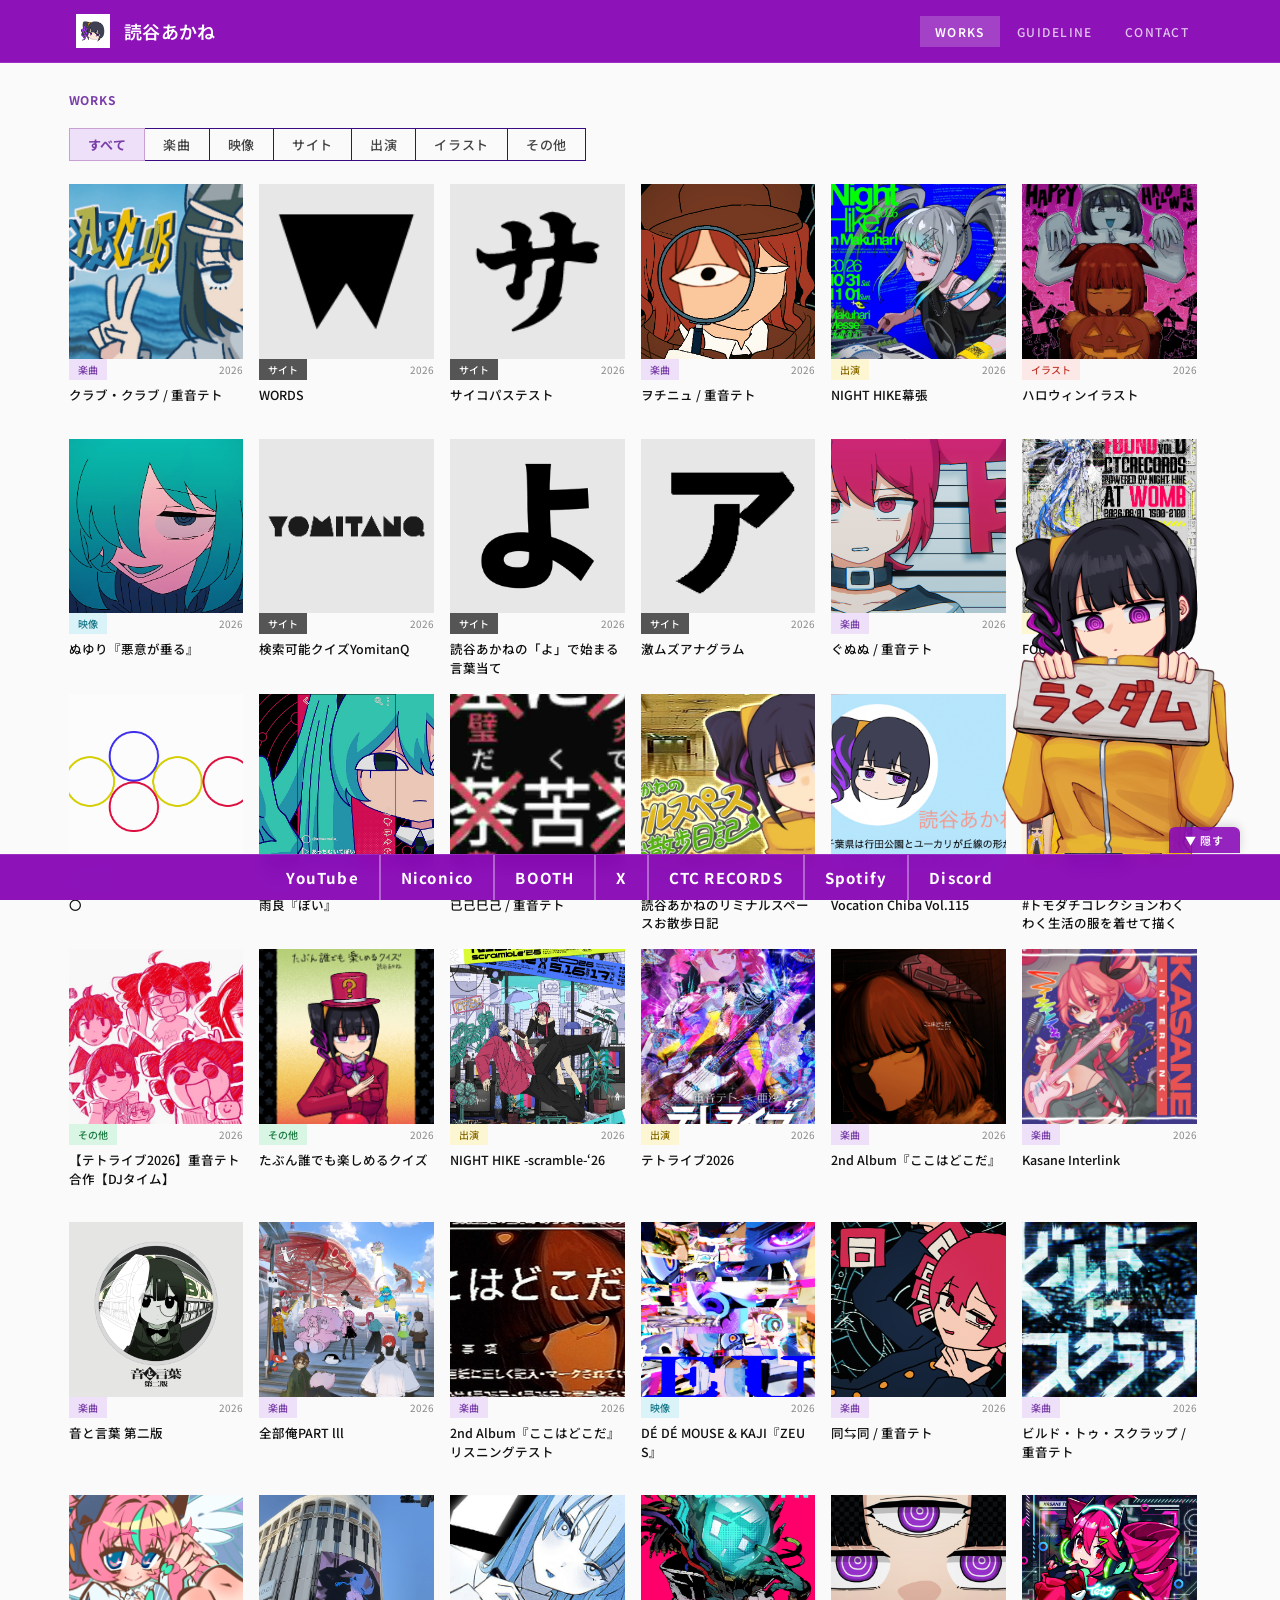
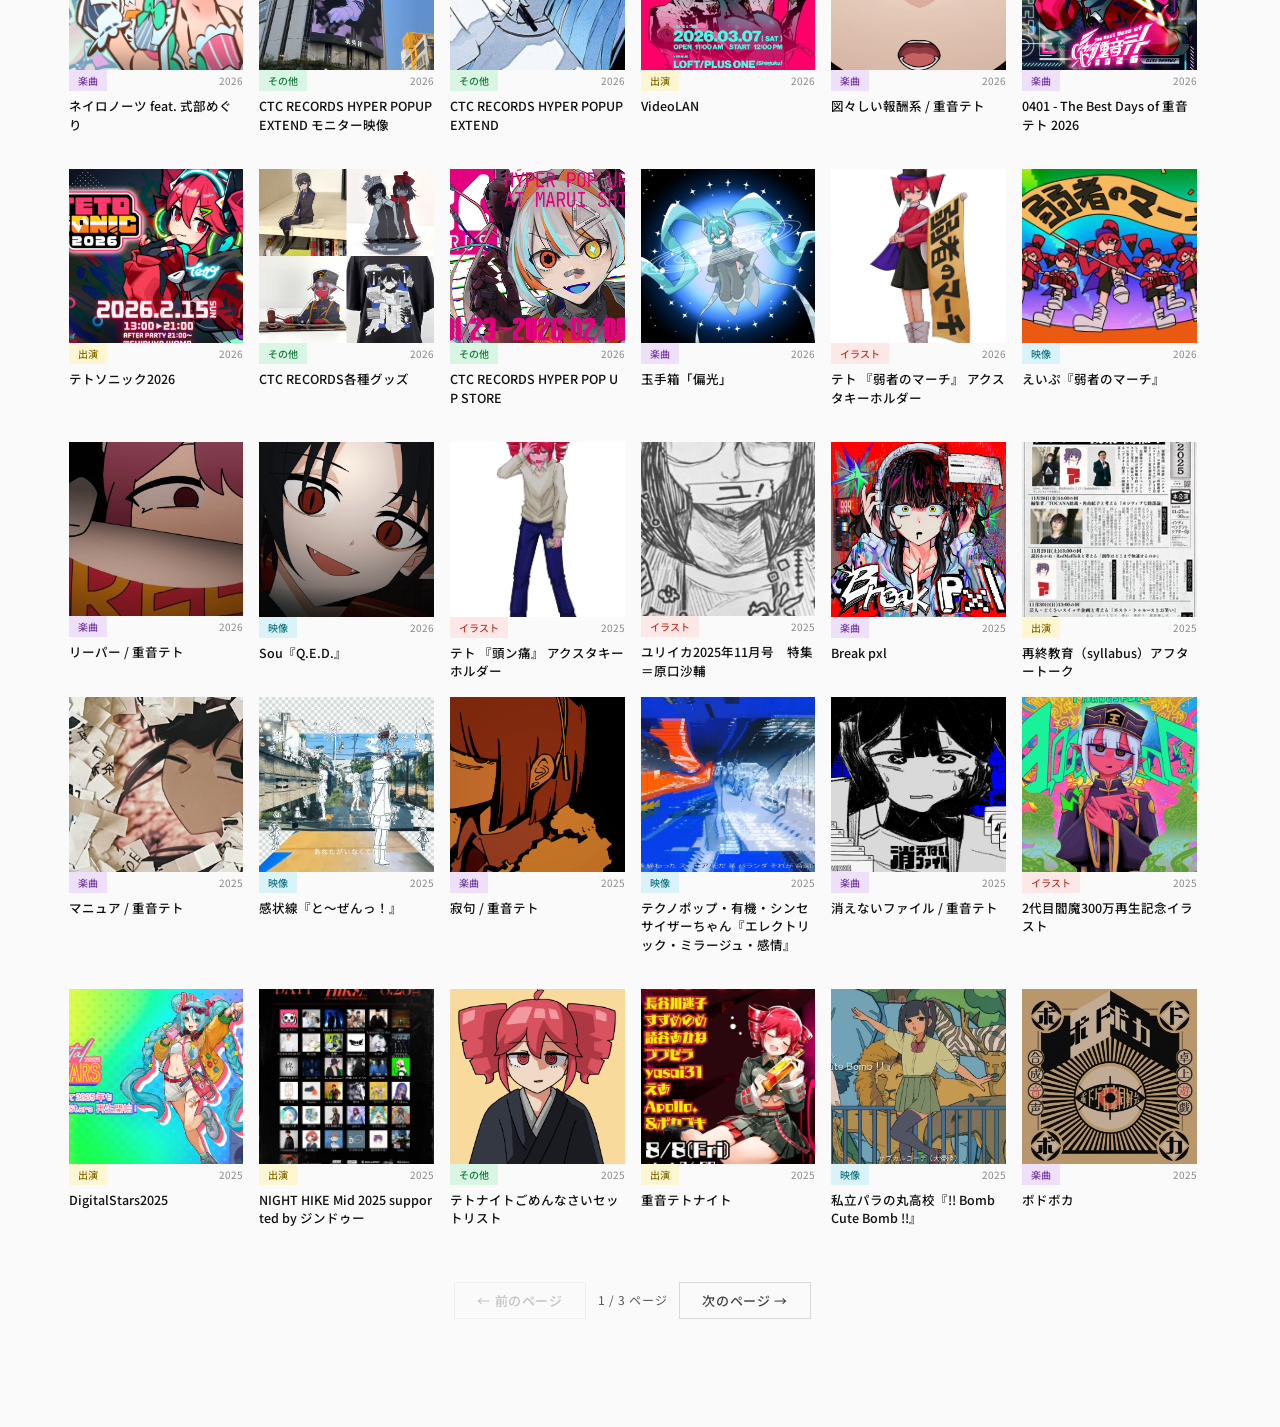
<file: index.html>
<!DOCTYPE html>
<html lang="ja">
<head>
  <meta charset="UTF-8">
  <meta name="viewport" content="width=device-width, initial-scale=1.0">
  <title>読谷あかね</title>
  <meta name="description" content="読谷あかねのHPサイト">
  <meta name="theme-color" content="#c9a0d4">
  <!-- OGP -->
  <meta property="og:title" content="読谷あかね">
  <meta property="og:description" content="読谷あかねのHPサイト">
  <meta property="og:image" content="https://yomitanakane.com/images/Icon.png">
  <meta property="og:type" content="website">
  <meta property="og:url" content="https://yomitanakane.com">
  <meta property="og:site_name" content="読谷あかね">
  <!-- Twitter Card -->
  <meta name="twitter:card" content="summary">
  <meta name="twitter:title" content="読谷あかね">
  <meta name="twitter:description" content="読谷あかねのHPサイト">
  <meta name="twitter:image" content="https://yomitanakane.com/images/Icon.png">
  <!-- Favicon -->
  <link rel="icon" type="image/png" href="images/Icon.png">
  <link rel="apple-touch-icon" href="images/Icon.png">
  <link href="https://fonts.googleapis.com/css2?family=Noto+Sans+JP:wght@300;400;500;700&display=swap" rel="stylesheet">
  <style>
    :root {
      --bg: #fafafa;
      --fg: #111111;
      --mid: #555;
      --soft: #d8d8d8;
      /* 四角形ボックス・タグ群・見出し区切り線の色（濃い紫） */
      --frame: #390b85;
      --accent: #c9a0d4;
      --tag-bg: #ede0f8;
      --tag-fg: #7a3ea8;
      /* タグ色：音楽系 */
      --tag-music-bg: #daf3f8;
      --tag-music-fg: #1a7a8a;
      /* タグ色：出演 */
      --tag-appear-bg: #fdf6d3;
      --tag-appear-fg: #8a6b00;
      /* タグ色：その他 */
      --tag-other-bg: #d9f5e3;
      --tag-other-fg: #1a7a40;
      /* タグ色：イラスト */
      --tag-illust-bg: #fde8e8;
      --tag-illust-fg: #c0392b;
      /* タグ色：サイト（暗いグレー） */
      --tag-site-bg: #555555;
      --tag-site-fg: #ffffff;
      --card-w: 160px;
      --nav-h: 62px;
      /* ナビ内の左パディング＋アイコン幅＋gap で「読谷あかね」テキストが始まる位置 */
      --nav-pad: 36px;
      --nav-icon-w: 34px;
      --nav-gap: 14px;
      /* static-page の左インデント = nav-pad + icon + gap */
      --content-indent: calc(var(--nav-pad) + var(--nav-icon-w) + var(--nav-gap));
    }

    *, *::before, *::after { box-sizing: border-box; margin: 0; padding: 0; }
    /* スクロールバーの有無でレイアウトがずれないよう、バー分の幅を常に確保 */
    html { scroll-behavior: smooth; scrollbar-gutter: stable; }

    body {
      background: var(--bg);
      color: var(--fg);
      font-family: 'Noto Sans JP', sans-serif;
      font-weight: 400;
      line-height: 1.7;
      overflow-x: hidden;
    }

    /* ========== ナビゲーション ========== */
    nav {
      position: fixed;
      top: 0; left: 0; right: 0;
      background: rgba(138,12,183,0.97);
      backdrop-filter: blur(10px);
      -webkit-backdrop-filter: blur(10px);
      z-index: 300;
      border-bottom: 1px solid rgba(255,255,255,0.12);
    }
    .nav-inner {
      max-width: 1200px;
      margin: 0 auto;
      padding: 0 var(--nav-pad);
      height: var(--nav-h);
      display: flex;
      align-items: center;
      justify-content: space-between;
    }
    .nav-left {
      display: flex;
      align-items: center;
      gap: var(--nav-gap);
    }
    .nav-icon {
      width: var(--nav-icon-w);
      height: var(--nav-icon-w);
      border-radius: 0;
      overflow: hidden;
      background: rgba(255,255,255,0.2);
      display: flex;
      align-items: center;
      justify-content: center;
      flex-shrink: 0;
    }
    .nav-icon img { width: 100%; height: 100%; object-fit: cover; }
    .nav-icon-placeholder { width: 18px; height: 18px; opacity: 0.6; }
    .site-name {
      font-size: 18px;
      font-weight: 600;
      letter-spacing: 0.02em;
      color: #fff;
    }
    .nav-links { display: flex; gap: 2px; }
    .nav-link {
      font-size: 12px;
      font-weight: 500;
      letter-spacing: 0.12em;
      color: rgba(255,255,255,0.75);
      padding: 7px 15px;
      border-radius: 0;
      transition: all 0.2s;
      cursor: pointer;
      background: none;
      border: none;
      font-family: 'Noto Sans JP', sans-serif;
    }
    .nav-link:hover { color: #fff; background: rgba(255,255,255,0.15); }
    .nav-link.active { color: #fff; background: rgba(255,255,255,0.2); font-weight: 600; }

    /* ========== ページ共通 ========== */
    .page {
      display: none;
      opacity: 0;
      transform: translateY(10px);
      transition: opacity 0.3s ease, transform 0.3s ease;
    }
    .page.active { display: block; }
    .page.visible { opacity: 1; transform: translateY(0); }

    /* ========== ヘッダー ========== */
    header {
      padding: calc(var(--nav-h) + 34px) var(--nav-pad) 0;
      max-width: 1200px;
      margin: 0 auto;
      opacity: 0;
      animation: fadeUp 0.7s ease 0.1s forwards;
    }

    /* ========== SNSリンク固定フッター ========== */
    .social-footer {
      position: fixed;
      bottom: 0; left: 0; right: 0;
      z-index: 400;
      background: rgba(138,12,183,0.97);
      backdrop-filter: blur(8px);
      -webkit-backdrop-filter: blur(8px);
      border-top: 1px solid rgba(255,255,255,0.12);
      display: flex;
      align-items: stretch;
      justify-content: center;
      flex-wrap: wrap;
      min-height: 42px;
    }
    .social-link {
      position: relative;
      display: flex;
      align-items: center;
      font-size: 15px;
      font-weight: 700;
      letter-spacing: 0.08em;
      color: #fff;
      text-decoration: none;
      padding: 10px 20px;
      transition: background 0.15s, color 0.15s;
      border-right: 2px solid rgba(255,255,255,0.35);
      white-space: nowrap;
    }
    .social-link:last-child { border-right: none; }
    .social-link:hover {
      background: var(--tag-fg);
      color: #fff;
    }

    /* SNSツールチップ（上向き） */
    .social-link .sns-tooltip {
      position: absolute;
      bottom: calc(100% + 6px);
      left: 50%;
      transform: translateX(-50%);
      background: #111;
      color: #fff;
      font-size: 11px;
      font-weight: 400;
      letter-spacing: 0.04em;
      white-space: nowrap;
      padding: 5px 10px;
      border-radius: 0;
      pointer-events: none;
      opacity: 0;
      transition: opacity 0.15s;
      z-index: 600;
      line-height: 1.5;
      text-align: center;
    }
    .social-link:hover .sns-tooltip { opacity: 1; }

    /* ========== メイン ========== */
    main {
      max-width: 1200px;
      margin: 0 auto;
      padding: calc(var(--nav-h) + 28px) var(--nav-pad) 100px;
    }

    /* ========== WORKSラベル ========== */
    .works-label {
      font-size: 12px;
      font-weight: 700;
      letter-spacing: 0.08em;
      color: var(--tag-fg);
      margin-bottom: 18px;
      opacity: 0;
      animation: fadeUp 0.35s ease 0.05s forwards;
    }

    /* ========== フィルター ========== */
    .filter-bar {
      display: flex;
      margin-bottom: 24px;
      flex-wrap: wrap;
      opacity: 0;
      animation: fadeUp 0.35s ease 0.12s forwards;
    }
    .filter-btn {
      font-family: 'Noto Sans JP', sans-serif;
      font-size: 13px;
      font-weight: 500;
      letter-spacing: 0.05em;
      padding: 6px 18px;
      border-radius: 0;
      border: 1px solid var(--frame);
      /* 隣接ボタンと枠線(1px)を共有してくっつける */
      margin: 0 -1px -1px 0;
      position: relative;
      background: transparent;
      color: #444;
      cursor: pointer;
      transition: all 0.2s;
    }
    .filter-btn:hover { border-color: var(--accent); color: var(--fg); z-index: 1; }
    .filter-btn.active {
      background: var(--tag-bg);
      border-color: var(--accent);
      color: var(--tag-fg);
      font-weight: 700;
      z-index: 1;
    }

    /* ========== グリッド ========== */
    .works-grid {
      display: grid;
      grid-template-columns: repeat(auto-fill, minmax(var(--card-w), 1fr));
      gap: 16px;
    }

    /* ========== カード ========== */
    .work-card {
      display: flex;
      flex-direction: column;
      text-decoration: none;
      color: inherit;
      cursor: pointer;
      position: relative;
      opacity: 0;
      animation: cardFadeUp 0.35s ease forwards;
    }
    @keyframes cardFadeUp {
      from { opacity: 0; transform: translateY(10px); }
      to   { opacity: 1; transform: translateY(0); }
    }
    .thumb-wrap {
      border-radius: 0;
      overflow: hidden;
      aspect-ratio: 1 / 1;
      position: relative;
      background: #ede9f2;
      /* 下端・左端を固定して拡大し、直下のタグとの接点がずれないようにする */
      transform-origin: bottom left;
      transition: transform 0.3s cubic-bezier(0.34,1.56,0.64,1);
    }
    .work-card:hover .thumb-wrap {
      transform: scale(1.02);
    }
    .thumb-img { position: absolute; inset: 0; width: 100%; height: 100%; object-fit: cover; }
    .thumb-placeholder { position: absolute; inset: 0; display: flex; align-items: center; justify-content: center; }
    .thumb-placeholder svg { width: 22px; height: 22px; opacity: 0.2; }

    .c1{background:#f0eaf6;} .c2{background:#eaf0f5;} .c3{background:#f5f0ea;}
    .c4{background:#eaf5ee;} .c5{background:#f5eaee;} .c6{background:#eaeaf5;}

    .work-info { padding: 0; }
    .work-title {
      font-size: 12.5px;
      font-weight: 500;
      color: var(--fg);
      white-space: normal;
      overflow: visible;
      word-break: break-all;
      overflow-wrap: break-word;
      line-height: 1.5;
      margin-top: 6px;
    }
    .work-bottom { display: flex; align-items: center; justify-content: space-between; }
    .work-tag {
      font-size: 10px;
      font-weight: 500;
      color: var(--tag-fg);
      background: var(--tag-bg);
      padding: 2px 9px;
      border-radius: 0;
    }
    .work-year { font-size: 10px; color: #888; }

    /* タグ別カラー */
    .work-tag[data-tag="映像"] { color: var(--tag-music-fg); background: var(--tag-music-bg); }
    .work-tag[data-tag="出演"] { color: var(--tag-appear-fg); background: var(--tag-appear-bg); }
    .work-tag[data-tag="その他"] { color: var(--tag-other-fg); background: var(--tag-other-bg); }
    .work-tag[data-tag="イラスト"] { color: var(--tag-illust-fg); background: var(--tag-illust-bg); }
    .work-tag[data-tag="サイト"] { color: var(--tag-site-fg); background: var(--tag-site-bg); }

    /* フィルターボタンホバー */
    .filter-btn[data-filter="楽曲"]:hover { border-color: var(--accent); color: var(--tag-fg); }
    .filter-btn[data-filter="映像"]:hover { border-color: #7bd0de; color: var(--tag-music-fg); }
    .filter-btn[data-filter="出演"]:hover { border-color: #e0c840; color: var(--tag-appear-fg); }
    .filter-btn[data-filter="その他"]:hover { border-color: #5fc878; color: var(--tag-other-fg); }
    .filter-btn[data-filter="イラスト"]:hover { border-color: #e57373; color: var(--tag-illust-fg); }
    .filter-btn[data-filter="サイト"]:hover { border-color: var(--tag-site-bg); color: var(--tag-site-bg); }

    /* フィルターボタンアクティブ */
    .filter-btn.active[data-filter="映像"] { background: var(--tag-music-bg); border-color: #7bd0de; color: var(--tag-music-fg); }
    .filter-btn.active[data-filter="出演"] { background: var(--tag-appear-bg); border-color: #e0c840; color: var(--tag-appear-fg); }
    .filter-btn.active[data-filter="その他"] { background: var(--tag-other-bg); border-color: #5fc878; color: var(--tag-other-fg); }
    .filter-btn.active[data-filter="イラスト"] { background: var(--tag-illust-bg); border-color: #e57373; color: var(--tag-illust-fg); }
    .filter-btn.active[data-filter="サイト"] { background: var(--tag-site-bg); border-color: var(--tag-site-bg); color: var(--tag-site-fg); }

    /* ========== 詳細パネル（ホバー） ========== */
    .detail-panel {
      position: fixed;
      z-index: 500;
      width: 280px;
      background: #3a3a3a;
      border-radius: 0;
      padding: 14px 16px;
      pointer-events: none;
      opacity: 0;
      transition: opacity 0.18s ease;
      box-shadow: 0 8px 28px rgba(0,0,0,0.22);
      left: -9999px; top: -9999px;
    }
    .detail-panel.visible { opacity: 1; }
    .detail-section-label { font-size: 9.5px; font-weight: 700; letter-spacing: 0.18em; color: var(--accent); margin-bottom: 4px; margin-top: 10px; text-transform: uppercase; }
    .detail-section-label:first-child { margin-top: 0; }
    .detail-text { font-size: 12px; font-weight: 400; color: rgba(255,255,255,0.88); line-height: 1.65; }

    /* ========== カード内ホバー詳細 ========== */
    .card-detail-box {
      font-size: 11px; color: #fff; background: #2e2e2e; border-radius: 0; padding: 8px 10px 10px; line-height: 1.6;
      opacity: 0; max-height: 0; overflow: hidden; transition: opacity 0.2s ease, max-height 0.2s ease, padding 0.2s ease; text-align: left;
    }
    .work-card:hover .card-detail-box { opacity: 1; max-height: 200px; padding: 8px 10px 10px; }
    .card-detail-box .cdl { font-size: 9px; font-weight: 700; letter-spacing: 0.18em; color: var(--accent); text-transform: uppercase; margin-bottom: 2px; margin-top: 7px; }
    .card-detail-box .cdl:first-child { margin-top: 0; }
    .card-detail-box .cdt { font-size: 11px; color: rgba(255,255,255,0.85); }

    .static-page {
      max-width: 1200px; margin: 0 auto; padding: calc(var(--nav-h) + 34px) var(--nav-pad) 100px var(--content-indent);
    }
    #contact-content { padding-bottom: 280px; }
    .static-page h2 { font-size: 12px; font-weight: 700; letter-spacing: 0.08em; color: var(--tag-fg); margin-bottom: 36px; }
    #guideline-content > h2 { margin-bottom: 16px; }
    .static-page p { font-size: 15px; font-weight: 400; line-height: 1.65; color: var(--fg); margin-bottom: 10px; }
    .static-page a { color: var(--tag-fg); text-decoration: none; border-bottom: 1px solid var(--accent); transition: opacity 0.2s; }
    .static-page a:hover { opacity: 0.7; }
    .contact-row { display: flex; align-items: baseline; gap: 20px; margin-bottom: 12px; }
    .contact-row.profile-line { margin-bottom: 3px; }
    .contact-label { font-size: 12px; font-weight: 600; letter-spacing: 0.1em; color: var(--mid); min-width: 72px; }
    .contact-value { font-size: 15px; font-weight: 400; color: var(--fg); }
    .contact-note {
      font-size: 11.5px;
      font-weight: 400;
      line-height: 1.6;
      color: var(--mid);
      margin: -6px 0 0 92px;
    }

    /* ========== CONTACT 四角枠ボックス ========== */
    .contact-box {
      border: 1px solid var(--frame);
      background: #fff;
      margin-bottom: 28px;
    }
    .contact-box-body { padding: 22px 24px; }
    .contact-box-body .contact-row:last-child,
    .contact-box-body .contact-note:last-child { margin-bottom: 0; }

    /* ========== CONTACT インフォ・アコーディオン（ボックス下部に接続） ========== */
    .contact-info-accordion { display: flex; flex-direction: column; }
    .contact-info-details { border-top: 1px solid var(--frame); }
    .contact-info-summary {
      display: flex;
      align-items: center;
      justify-content: space-between;
      width: 100%;
      font-family: 'Noto Sans JP', sans-serif;
      font-size: 12px;
      font-weight: 600;
      letter-spacing: 0.02em;
      color: var(--tag-fg);
      background: var(--tag-bg);
      padding: 11px 24px;
      cursor: pointer;
      user-select: none;
      list-style: none;
      /* ホバー色は遷移なしで即時切替（遷移中に文字が背景に溶けてちらつくため） */
    }
    .contact-info-summary::-webkit-details-marker { display: none; }
    .contact-info-summary::after {
      content: "▼";
      font-size: 9px;
      margin-left: 12px;
      flex-shrink: 0;
      transition: transform 0.2s;
    }
    .contact-info-details[open] .contact-info-summary::after { transform: rotate(180deg); }
    .contact-info-summary:hover { background: var(--tag-fg); color: #fff; }
    .contact-info-body {
      font-size: 13.5px;
      font-weight: 400;
      line-height: 1.8;
      color: var(--fg);
      padding: 16px 24px;
      background: #faf7fd;
    }

    /* ========== ページネーション ========== */
    .pagination { display: flex; justify-content: center; align-items: center; gap: 12px; margin-top: 36px; padding-bottom: 8px; opacity: 0; transition: opacity 0.3s ease; }
    .pagination.visible { opacity: 1; }
    .page-btn { font-family: 'Noto Sans JP', sans-serif; font-size: 13px; font-weight: 500; letter-spacing: 0.05em; padding: 8px 22px; border-radius: 0; border: 1px solid var(--soft); background: transparent; color: #444; cursor: pointer; transition: all 0.2s; }
    .page-btn:hover { border-color: var(--accent); color: var(--fg); background: var(--tag-bg); }
    .page-btn:disabled { opacity: 0.3; cursor: default; pointer-events: none; }
    .page-btn.current { background: var(--tag-bg); border-color: var(--accent); color: var(--tag-fg); font-weight: 700; }
    .page-info { font-size: 12px; color: var(--mid); letter-spacing: 0.05em; }

    /* ========== ガイドライン専用スタイル ========== */
    .gl-hero-text { font-size: 28px; font-weight: 700; line-height: 1.5; color: var(--fg); margin-bottom: 6px; }
    .gl-section { margin-bottom: 28px; }
    .gl-section.gl-box {
      border: 1px solid var(--frame);
      background: #fff;
      padding: 22px 24px;
    }
    .gl-heading { font-size: 16px; font-weight: 700; letter-spacing: 0.04em; color: var(--tag-fg); margin-bottom: 14px; padding-bottom: 8px; border-bottom: 1px solid var(--frame); }
    .gl-body { font-size: 14.5px; font-weight: 400; line-height: 1.65; color: var(--fg); margin-bottom: 6px; }
    .gl-body a { color: var(--tag-fg); text-decoration: none; border-bottom: 1px solid var(--accent); transition: opacity 0.2s; }
    .gl-body a:hover { opacity: 0.7; }
    .gl-forbidden { list-style: none; padding: 0; margin: 0; }
    .gl-forbidden li { font-size: 14.5px; line-height: 1.65; color: var(--fg); padding-left: 1.2em; position: relative; }
    .gl-forbidden li::before { content: "·"; position: absolute; left: 0; color: var(--accent); font-weight: 700; }
    .gl-hashtag-row { display: flex; align-items: center; gap: 10px; margin-top: 14px; flex-wrap: wrap; }
    .gl-tag-chip { display: inline-flex; align-items: center; gap: 6px; background: var(--tag-bg); color: var(--tag-fg); font-size: 13px; font-weight: 600; letter-spacing: 0.04em; padding: 6px 14px; border-radius: 0; text-decoration: none; transition: opacity 0.2s, transform 0.2s; }
    .gl-tag-chip:hover { opacity: 0.8; transform: translateY(-1px); }

    /* Q&A アコーディオン */
    .qa-list { display: flex; flex-direction: column; border: 1px solid var(--frame); }
    .qa-item { border-top: 1px solid var(--frame); }
    .qa-item:first-child { border-top: none; }
    .qa-question { width: 100%; text-align: left; background: none; border: none; font-family: 'Noto Sans JP', sans-serif; font-size: 14px; font-weight: 500; color: var(--fg); padding: 14px 16px; cursor: pointer; display: flex; align-items: flex-start; gap: 10px; transition: background 0.15s; line-height: 1.6; }
    .qa-question:hover { background: #f2ecf8; }
    .qa-question .qa-q-label { font-size: 11px; font-weight: 700; letter-spacing: 0.1em; color: var(--tag-fg); background: var(--tag-bg); padding: 2px 7px; border-radius: 0; flex-shrink: 0; margin-top: 2px; }
    .qa-question .qa-chevron { margin-left: auto; flex-shrink: 0; transition: transform 0.25s ease; color: var(--accent); margin-top: 3px; }
    .qa-item.open .qa-chevron { transform: rotate(180deg); }
    .qa-answer { max-height: 0; overflow: hidden; transition: max-height 0.3s ease, padding 0.25s ease; padding: 0 16px 0 44px; font-size: 14px; line-height: 1.7; color: var(--mid); background: #faf7fd; }
    .qa-item.open .qa-answer { max-height: 200px; padding: 12px 16px 16px 44px; }

    /* ========== アニメーション ========== */
    @keyframes fadeUp {
      from { opacity: 0; transform: translateY(14px); }
      to   { opacity: 1; transform: translateY(0); }
    }

    /* ========== マスコット設計（縮小時も常にバー上に下揃え吸着固定） ========== */
    .mascot-wrap {
      position: fixed;
      right: clamp(10px, 3.5vw, 40px);
      z-index: 350;
      display: flex;
      flex-direction: column;
      align-items: flex-end;
      justify-content: flex-end; /* コンテナ全体を常に下揃えに固定 */
      pointer-events: none;
    }
    #mascot-random, #mascot-funarc, #mascot-yomitan { bottom: 0; }

    /* トグルボタン：前面レイヤー配置 */
    .mascot-toggle-btn {
      position: absolute;
      bottom: 0;
      right: 0;
      z-index: 370;
      pointer-events: auto;
      background: rgba(138, 12, 183, 0.9);
      color: #fff;
      border: none;
      border-radius: 6px 6px 0 0;
      font-family: 'Noto Sans JP', sans-serif;
      font-size: 11px;
      font-weight: 600;
      letter-spacing: 0.08em;
      padding: 5px 16px;
      cursor: pointer;
      transition: background 0.2s, opacity 0.2s;
      box-shadow: 0 -2px 10px rgba(0,0,0,0.15);
      white-space: nowrap;
    }
    .mascot-toggle-btn:hover { background: rgba(138, 12, 183, 1); }

    /* 画像コンテナ：縦方向も下揃えにし、画像縮小時の下隙間を完全に防ぐ */
    .mascot-img-container {
      pointer-events: none;
      position: relative;
      z-index: 15;
      display: flex;
      align-items: flex-end; /* 内部の画像も常に底面に吸着 */
      justify-content: flex-end;
      margin: 0;
      padding-bottom: 0;
    }
    
    /* 無段階伸縮設計（最小値80px） */
    .mascot-img-container img {
      display: block;
      filter: none !important;
      vertical-align: bottom;
      pointer-events: none;
      
      width: auto;
      height: clamp(80px, 42vh, 480px); 
      max-width: clamp(70px, 28vw, 380px);
      aspect-ratio: auto;
      object-fit: contain;
      object-position: bottom right; /* 縮小時も画像下部がコンテナ底面に密着するよう修正 */
    }

    /* マスコット クリック用オーバーレイ（実描画領域に動的に合わせる） */
    .mascot-click-overlay {
      position: fixed;
      z-index: 355;
      cursor: pointer;
      pointer-events: auto;
      background: transparent;
    }

    /* mascot-body：クリッピングコンテナ */
    .mascot-body {
      overflow: hidden;
      display: flex;
      flex-direction: column;
      align-items: flex-end;
      justify-content: flex-end; /* 下揃えを維持 */
      transition: transform 0.4s cubic-bezier(0.25, 1, 0.5, 1), opacity 0.4s ease; /* スライド移動によるアニメーションに変更 */
      transform: translateY(0);
      opacity: 1;
    }
    
    .mascot-wrap.collapsed .mascot-body {
      animation: none !important; /* 折りたたみ時は既存の入場用キーフレームアニメーションを無効化 */
      transform: translateY(100%); /* 画像ごと下方向へスライドアウトさせる演出に修正 */
      opacity: 0;
    }

    /* 初期入場アニメーション */
    @keyframes mascotSlideUp {
      from { transform: translateY(100%); opacity: 0; }
      to   { transform: translateY(0); opacity: 1; }
    }
    .mascot-body.anim-in {
      animation: mascotSlideUp 0.5s cubic-bezier(0.25, 1, 0.5, 1) forwards;
    }

    /* ========== ランダムシャッフルモーダル（1:1かつ一定サイズに統一） ========== */
    #random-modal {
      display: none;
      position: fixed;
      inset: 0;
      z-index: 800;
      align-items: center;
      justify-content: center;
    }
    #random-modal.open { display: flex; }

    #random-backdrop {
      position: absolute;
      inset: 0;
      background: rgba(0,0,0,0.45);
      backdrop-filter: blur(3px);
      -webkit-backdrop-filter: blur(3px);
      cursor: pointer;
    }

    #random-card-wrap {
      position: relative;
      z-index: 1;
      display: flex;
      flex-direction: column;
      align-items: center;
      gap: 16px;
    }

    #random-card {
      background: #fff;
      border-radius: 0;
      overflow: hidden;
      box-shadow: 0 20px 60px rgba(0,0,0,0.25);
      width: min(340px, 88vw);
      pointer-events: auto;
      opacity: 0;
      transform: scale(0.92);
      transition: opacity 0.2s ease, transform 0.2s ease;
    }
    #random-card.revealed {
      opacity: 1;
      transform: scale(1);
    }

    #random-card-inner {
      display: flex;
      flex-direction: column;
    }
    
    /* 演出中・確定時を問わず、領域全体の縦横比を完全に「1:1」かつ「一定サイズ」に固定 */
    #random-card-thumb {
      width: 100%;
      aspect-ratio: 1 / 1;
      overflow: hidden;
      background: #ede9f2;
      position: relative;
    }
    
    /* 演出中の画像・音符マークもすべて1:1のサイズに強制統一 */
    #random-card-thumb img,
    #random-card-thumb .shuffle-placeholder-box {
      width: 100%;
      height: 100%;
      object-fit: cover; /* 縦横比を崩さずトリミングで1:1にフィット */
      border: none;
      display: block;
    }

    #random-open-badge {
      position: absolute;
      top: 10px;
      left: 10px;
      z-index: 5;
      background: rgba(138,12,183,0.85);
      color: #fff;
      font-size: 12px;
      font-weight: 700;
      letter-spacing: 0.08em;
      padding: 5px 12px;
      border-radius: 0;
      text-decoration: none;
      pointer-events: auto;
      transition: background 0.18s;
    }
    #random-open-badge:hover { background: rgba(138,12,183,1); }

    #random-card-info {
      padding: 14px 16px 16px;
    }
    #random-card-title {
      font-size: 15px;
      font-weight: 600;
      color: var(--fg);
      margin-bottom: 8px;
      line-height: 1.5;
    }
    #random-card-meta {
      display: flex;
      align-items: center;
      justify-content: space-between;
    }
    #random-card-tag {
      display: inline-block;
      font-size: 11px;
      font-weight: 600;
      color: var(--tag-fg);
      background: var(--tag-bg);
      padding: 3px 10px;
      border-radius: 0;
      letter-spacing: 0.05em;
    }

    #random-close-btn {
      background: rgba(255,255,255,0.95);
      border: none;
      border-radius: 0;
      padding: 9px 26px;
      font-family: 'Noto Sans JP', sans-serif;
      font-size: 13px;
      font-weight: 600;
      color: var(--mid);
      cursor: pointer;
      letter-spacing: 0.06em;
      transition: background 0.18s, color 0.18s, opacity 0.2s ease;
      box-shadow: 0 4px 12px rgba(0,0,0,0.15);
      opacity: 0;
      pointer-events: none;
    }
    #random-close-btn.visible {
      opacity: 1;
      pointer-events: auto;
    }
    #random-close-btn:hover { background: #fff; color: var(--fg); }

    /* ========== レスポンシブ一般 ========== */
    @media (max-width: 700px) {
      :root {
        --card-w: 130px;
        --nav-pad: 16px;
        --nav-icon-w: 30px;
        --nav-gap: 10px;
      }
      .site-name { font-size: 15px; }
      .nav-link { padding: 5px 10px; font-size: 11px; }
      .detail-panel { width: 220px; }

      /* ① SNSフッター：スマホ時はスクロール可能 + 下部に env(safe-area-inset-bottom) 分の余白 */
      .social-footer {
        justify-content: flex-start;
        overflow-x: auto;
        flex-wrap: nowrap;
        padding-bottom: env(safe-area-inset-bottom, 0px);
      }
      .social-link { font-size: 12px; padding: 12px 13px; }
      .social-link .sns-tooltip { display: none; }

      /* ② GUIDELINE / CONTACT の static-page をスマホ時に中央寄せ */
      .static-page {
        padding-left: var(--nav-pad);
        padding-right: var(--nav-pad);
      }

      /* ③ 全ページ：スクロール下部の余白をスマホではさらに大きめに */
      main        { padding-bottom: 120px; }
      .static-page { padding-bottom: 120px; }
    }
    /* ========== URLsプルダウン ========== */
    .contact-urls-details { margin-top: 28px; }
    .contact-urls-summary {
      font-size: 12px;
      font-weight: 700;
      letter-spacing: 0.08em;
      color: var(--tag-fg);
      cursor: pointer;
      user-select: none;
      list-style: none;
      display: inline-flex;
      align-items: center;
      gap: 6px;
      padding-bottom: 8px;
      border-bottom: 1px solid var(--frame);
      width: 100%;
    }
    .contact-urls-summary::-webkit-details-marker { display: none; }
    .contact-urls-summary::after {
      content: "▼";
      font-size: 10px;
      margin-left: 6px;
      transition: transform 0.2s;
    }
    details[open] .contact-urls-summary::after { transform: rotate(180deg); }
    .contact-urls-grid {
      display: flex;
      flex-wrap: wrap;
      margin-top: 16px;
    }
    /* ※ 汎用の `.static-page a`（下線・opacity ホバー）より詳細度を上げて上書きする。
       ホバーは背景・文字色を遷移なしで切り替える（遷移中に文字が背景に溶けてちらつくため）。 */
    .static-page .contact-url-btn {
      display: flex;
      align-items: center;
      justify-content: center;
      position: relative;
      flex: 1 1 auto;
      font-family: 'Noto Sans JP', sans-serif;
      font-size: 13px;
      font-weight: 700;
      letter-spacing: 0.04em;
      color: var(--tag-fg);
      background: var(--tag-bg);
      border: 1px solid var(--frame);
      margin: 0 -1px -1px 0;
      padding: 10px 18px;
      text-decoration: none;
      transition: none;
      white-space: nowrap;
    }
    .static-page .contact-url-btn:hover {
      background: var(--tag-fg);
      color: #fff;
      opacity: 1;
      z-index: 1;
    }
    .contact-log-list {
      margin-top: 16px;
      display: flex;
      flex-direction: column;
      gap: 8px;
    }
    .contact-log-row {
      display: flex;
      gap: 20px;
      font-size: 13px;
      line-height: 1.6;
    }
    .contact-log-date {
      color: var(--mid);
      white-space: nowrap;
      font-size: 12px;
      letter-spacing: 0.04em;
      padding-top: 1px;
      min-width: 90px;
    }
    .contact-log-text {
      color: var(--fg);
    }

    /* ========== 右クリック防止 ========== */
    img { -webkit-user-drag: none; user-select: none; }
  </style>
</head>
<body>

  <nav>
    <div class="nav-inner">
      <a class="nav-left" href="https://www.youtube.com/@yomitanakane" target="_blank" rel="noopener" style="text-decoration:none; display:flex; align-items:center; gap:var(--nav-gap);">
        <div class="nav-icon">
          <img src="images/Icon.png" alt="アイコン"
            onerror="this.style.display='none'; this.nextElementSibling.style.display='block';">
          <svg class="nav-icon-placeholder" style="display:none" viewBox="0 0 24 24" fill="none" stroke="#bbb" stroke-width="1.5">
            <circle cx="12" cy="8" r="4"/><path d="M4 20c0-4 3.6-7 8-7s8 3 8 7"/>
          </svg>
        </div>
        <span class="site-name">読谷あかね</span>
      </a>
      <div class="nav-links">
        <button class="nav-link active" data-page="works">WORKS</button>
        <button class="nav-link" data-page="guideline">GUIDELINE</button>
        <button class="nav-link" data-page="contact">CONTACT</button>
      </div>
    </div>
  </nav>

  <div class="page active" id="page-works">
    <main>
      <div class="works-label">WORKS</div>
      <div class="filter-bar" id="filterBar">
        <button class="filter-btn active" data-filter="all">すべて</button>
        <button class="filter-btn" data-filter="楽曲">楽曲</button>
        <button class="filter-btn" data-filter="映像">映像</button>
        <button class="filter-btn" data-filter="サイト">サイト</button>
        <button class="filter-btn" data-filter="出演">出演</button>
        <button class="filter-btn" data-filter="イラスト">イラスト</button>
        <button class="filter-btn" data-filter="その他">その他</button>
      </div>
      <div class="works-grid" id="worksGrid"></div>
      <div class="pagination" id="pagination">
        <button class="page-btn" id="prevBtn">← 前のページ</button>
        <span class="page-info" id="pageInfo"></span>
        <button class="page-btn" id="nextBtn">次のページ →</button>
      </div>
    </main>
  </div>

  <div class="page" id="page-guideline">
    <div class="static-page" id="guideline-content">
      <h2>GUIDELINE</h2>
    </div>
  </div>

  <div class="page" id="page-contact">
    <div class="static-page" id="contact-content">
      <h2>CONTACT</h2>
    </div>
  </div>

  <div class="detail-panel" id="detailPanel"></div>

  <div class="mascot-wrap" id="mascot-random">
    <button class="mascot-toggle-btn" id="random-toggle-btn" aria-label="表示切替">▼ 隠す</button>
    <div class="mascot-body" id="random-body">
      <div class="mascot-img-container" id="random-img-container">
        <img src="Design/Random.png" alt="ランダム" id="random-mascot-img" draggable="false">
      </div>
    </div>
  </div>

  <div class="mascot-wrap" id="mascot-funarc" style="display:none;">
    <button class="mascot-toggle-btn" id="funarc-toggle-btn" aria-label="表示切替">▼ 隠す</button>
    <div class="mascot-body" id="funarc-body">
      <div class="mascot-img-container" id="funarc-img-container">
        <img src="Design/FunArc.png" alt="ふぬあーく" id="funarc-mascot-img" draggable="false">
      </div>
    </div>
  </div>

  <div class="mascot-wrap" id="mascot-yomitan" style="display:none;">
    <button class="mascot-toggle-btn" id="yomitan-toggle-btn" aria-label="表示切替">▼ 隠す</button>
    <div class="mascot-body" id="yomitan-body">
      <div class="mascot-img-container" id="yomitan-img-container">
        <img src="Design/YomitanN.png" alt="読谷N" id="yomitan-mascot-img" draggable="false" style="cursor:default; pointer-events:none;">
      </div>
    </div>
  </div>

  <div id="random-modal" role="dialog" aria-modal="true">
    <div id="random-backdrop"></div>
    <div id="random-card-wrap">
      <div id="random-card">
        <div id="random-card-inner">
          <div id="random-card-thumb">
            <a id="random-open-badge" href="#" target="_blank" rel="noopener">作品を開く ↗</a>
          </div>
          <div id="random-card-info">
            <div id="random-card-title"></div>
            <div id="random-card-meta">
              <span id="random-card-tag"></span>
              <span id="random-card-year" style="font-size:11px;color:#999;"></span>
            </div>
          </div>
        </div>
      </div>
      <button id="random-close-btn">元の画面に戻る</button>
    </div>
  </div>

<script src="URLs.js"></script>
<script src="Log.js"></script>
<script src="content.js"></script>
<script src="works.js"></script>
<script>
/* ---- カード生成 ---- */
function escHtml2(s) {
  return s.replace(/&/g,'&').replace(/</g,'<').replace(/>/g,'>');
}
function buildCard(w, idx, pos) {
  const href = w.ytId ? `https://www.youtube.com/watch?v=${w.ytId}` : (w.url || "#");
  let thumbHTML = '';
  if (w.img) {
    thumbHTML = `<img class="thumb-img" src="${w.img}" alt="${w.title}" data-src="${w.img}" onerror="retryImg(this)">`;
  } else if (w.ytId) {
    const ytThumb = `https://img.youtube.com/vi/${w.ytId}/mqdefault.jpg`;
    thumbHTML = `<img class="thumb-img" src="${ytThumb}" alt="${w.title}" data-src="${ytThumb}" onerror="retryImg(this)">`;
  } else {
    thumbHTML = `<div class="thumb-placeholder ${w.color || 'c1'}">
      <svg viewBox="0 0 24 24" fill="none" stroke="currentColor" stroke-width="1.5"><polygon points="5,3 19,12 5,21"/></svg></div>`;
  }
  const hasDetail = w.detail && (w.detail.detail || w.detail.credit);
  let detailBoxHTML = '';
  if (hasDetail) {
    const d = w.detail;
    let inner = '';
    if (d.detail) inner += `<div class="cdl">DETAIL</div><div class="cdt">${escHtml2(d.detail)}</div>`;
    if (d.credit) inner += `<div class="cdl">CREDIT</div><div class="cdt">${escHtml2(d.credit)}</div>`;
    detailBoxHTML = `<div class="card-detail-box">${inner}</div>`;
  }
  const delay = Math.min(pos || 0, 19) * 20;
  return `
    <a class="work-card" href="${href}" target="_blank" rel="noopener"
       style="animation-delay:${delay}ms"
       data-tag="${w.tag}" data-idx="${idx}" ${hasDetail ? 'data-has-detail="1"' : ''}>
      <div class="thumb-wrap">${thumbHTML}</div>
      <div class="work-info">
        <div class="work-bottom">
          <span class="work-tag" data-tag="${w.tag}">${w.tag}</span>
          <span class="work-year">${w.year}</span>
        </div>
        <div class="work-title">${w.title}</div>
      </div>${detailBoxHTML}
    </a>`;
}

/* ---- 画像読み込みリトライ処理 ---- */
const IMG_MAX_RETRY = 5;
const IMG_RETRY_BASE_MS = 600;
function retryImg(img) {
  const retries = parseInt(img.dataset.retries || '0', 10);
  if (retries < IMG_MAX_RETRY) {
    img.dataset.retries = retries + 1;
    const delay = IMG_RETRY_BASE_MS * Math.pow(1.6, retries);
    setTimeout(() => {
      const src = img.dataset.src || img.src.split('?')[0];
      img.src = src + '?r=' + retries;
    }, delay);
  } else {
    // リトライ上限到達 → プレースホルダーSVGに差し替え（壊れたアイコンを非表示）
    img.onerror = null;
    img.style.display = 'none';
    const placeholder = document.createElement('div');
    placeholder.className = 'thumb-placeholder c1';
    placeholder.innerHTML = '<svg viewBox="0 0 24 24" fill="none" stroke="currentColor" stroke-width="1.5"><polygon points="5,3 19,12 5,21"/></svg>';
    if (img.parentNode) img.parentNode.appendChild(placeholder);
  }
}

const PAGE_SIZE = 60;
let currentFilter = 'all';
let currentPage = 1;

function getFiltered() {
  return currentFilter === 'all'
    ? WORKS.map((w, i) => ({ w, i }))
    : WORKS.map((w, i) => ({ w, i })).filter(x => x.w.tag === currentFilter);
}

function render() {
  const filtered = getFiltered();
  const totalPages = Math.max(1, Math.ceil(filtered.length / PAGE_SIZE));
  if (currentPage > totalPages) currentPage = totalPages;

  const start = (currentPage - 1) * PAGE_SIZE;
  const pageItems = filtered.slice(start, start + PAGE_SIZE);

  const grid = document.getElementById('worksGrid');
  grid.innerHTML = pageItems.map(({ w, i }, pos) => buildCard(w, i, pos)).join('');

  // DOMに追加後、画像ロードを能動的に試みる（エラー時はretryImgが自動リトライ）
  grid.querySelectorAll('img.thumb-img').forEach(img => {
    if (img.complete && img.naturalWidth === 0) {
      retryImg(img);
    }
  });

  const pagination = document.getElementById('pagination');
  const prevBtn = document.getElementById('prevBtn');
  const nextBtn = document.getElementById('nextBtn');
  const pageInfo = document.getElementById('pageInfo');

  if (totalPages <= 1) {
    pagination.classList.remove('visible');
  } else {
    pagination.classList.add('visible');
    prevBtn.disabled = currentPage === 1;
    nextBtn.disabled = currentPage === totalPages;
    pageInfo.textContent = `${currentPage} / ${totalPages} ページ`;
  }
}

document.getElementById('prevBtn').addEventListener('click', () => {
  if (currentPage > 1) {
    currentPage--;
    render();
    hideDetail();
    window.scrollTo({ top: 0, behavior: 'smooth' });
  }
});

document.getElementById('nextBtn').addEventListener('click', () => {
  const totalPages = Math.ceil(getFiltered().length / PAGE_SIZE);
  if (currentPage < totalPages) {
    currentPage++;
    render();
    hideDetail();
    window.scrollTo({ top: 0, behavior: 'smooth' });
  }
});

document.getElementById('filterBar').addEventListener('click', e => {
  const btn = e.target.closest('.filter-btn');
  if (!btn) return;
  document.querySelectorAll('.filter-btn').forEach(b => b.classList.remove('active'));
  btn.classList.add('active');
  currentFilter = btn.dataset.filter;
  currentPage = 1;
  render();
  hideDetail();
});
render();

/* ---- 詳細パネル ---- */
const panel = document.getElementById('detailPanel');
let hideTimer = null;

function escHtml(s) {
  return s.replace(/&/g,'&').replace(/</g,'<').replace(/>/g,'>');
}

function showDetail(work, cardEl) {
  if (!work.detail) return;
  const d = work.detail;
  let html = '';
  if (d.detail) html += `<div class="detail-section-label">Detail</div><div class="detail-text">${escHtml(d.detail)}</div>`;
  if (d.credit) html += `<div class="detail-section-label">Credit</div><div class="detail-text">${escHtml(d.credit)}</div>`;
  if (!html) return;

  panel.innerHTML = html;
  panel.style.left = '-9999px';
  panel.style.top  = '-9999px';
  panel.style.opacity = '0';
  panel.classList.remove('visible');

  const pw = panel.offsetWidth  || 280;
  const ph = panel.offsetHeight || 120;

  const rect = cardEl.getBoundingClientRect();
  const vw   = window.innerWidth;
  const vh   = window.innerHeight;

  let left = rect.left;
  let top  = rect.bottom + 8;

  if (left + pw > vw - 8) left = vw - pw - 8;
  if (left < 8) left = 8;
  if (top + ph > vh - 8) top = rect.top - ph - 8;

  panel.style.left = left + 'px';
  panel.style.top  = top  + 'px';
  panel.classList.add('visible');
}

function hideDetail() {
  panel.classList.remove('visible');
  panel.style.left = '-9999px';
  panel.style.top  = '-9999px';
}

const grid = document.getElementById('worksGrid');
grid.addEventListener('mouseover', e => {
  const card = e.target.closest('[data-has-detail]');
  if (!card) return;
  clearTimeout(hideTimer);
  showDetail(WORKS[parseInt(card.dataset.idx)], card);
});

grid.addEventListener('mouseout', e => {
  const card = e.target.closest('[data-has-detail]');
  if (!card) return;
  if (card.contains(e.relatedTarget)) return;
  hideTimer = setTimeout(hideDetail, 80);
});

document.addEventListener('scroll', hideDetail, { passive: true });

/* ---- ページ切り替え ---- */
document.querySelectorAll('.nav-link').forEach(link => {
  link.addEventListener('click', () => {
    const target = link.dataset.page;
    document.querySelectorAll('.nav-link').forEach(l => l.classList.remove('active'));
    link.classList.add('active');
    document.querySelectorAll('.page').forEach(p => p.classList.remove('active', 'visible'));
    const nextPage = document.getElementById('page-' + target);
    nextPage.classList.add('active');
    requestAnimationFrame(() => requestAnimationFrame(() => nextPage.classList.add('visible')));
    window.scrollTo({ top: 0, behavior: 'smooth' });
    hideDetail();
  });
});

requestAnimationFrame(() => requestAnimationFrame(() => {
  document.querySelector('.page.active').classList.add('visible');
}));

/* ======================================================
   マスコット：フッター高さ連動吸着
   ====================================================== */
function updateMascotBottom() {
  const footer = document.querySelector('.social-footer');
  const h = footer ? footer.offsetHeight : 42;
  ['mascot-random','mascot-funarc','mascot-yomitan'].forEach(id => {
    const el = document.getElementById(id);
    if (el) el.style.bottom = h + 'px';
  });
}
updateMascotBottom();
window.addEventListener('resize', updateMascotBottom);

/* ======================================================
   マスコット：表示・入場制御
   ====================================================== */
function showMascotForPage(pageId) {
  const map = { works: 'mascot-random', guideline: 'mascot-funarc', contact: 'mascot-yomitan' };
  ['mascot-random','mascot-funarc','mascot-yomitan'].forEach(id => {
    document.getElementById(id).style.display = 'none';
  });
  const targetId = map[pageId];
  if (!targetId) return;

  const wrap = document.getElementById(targetId);
  wrap.style.display = 'flex';

  wrap.classList.remove('collapsed');
  const btn = wrap.querySelector('.mascot-toggle-btn');
  if (btn) btn.textContent = '▼ 隠す';

  const bodyEl = wrap.querySelector('.mascot-body');
  bodyEl.classList.remove('anim-in');
  void bodyEl.offsetWidth; 
  bodyEl.classList.add('anim-in');
}

/* ======================================================
   マスコット：トグル制御（隠す/出す）
   ====================================================== */
function setupMascotToggle(wrapId) {
  const wrap  = document.getElementById(wrapId);
  const btn   = wrap.querySelector('.mascot-toggle-btn');
  const body  = wrap.querySelector('.mascot-body');

  btn.addEventListener('click', (e) => {
    e.stopPropagation();
    const isCollapsed = wrap.classList.contains('collapsed');
    if (isCollapsed) {
      wrap.classList.remove('collapsed');
      btn.textContent = '▼ 隠す';
      body.classList.remove('anim-in');
      void body.offsetWidth;
      body.classList.add('anim-in');
    } else {
      wrap.classList.add('collapsed');
      btn.textContent = '▲ 出す';
      body.classList.remove('anim-in'); /* 修正：アニメーション終了状態の固定を解除し、下方向へスライドアウトさせるため */
    }
  });
}
setupMascotToggle('mascot-random');
setupMascotToggle('mascot-funarc');
setupMascotToggle('mascot-yomitan');

document.querySelectorAll('.nav-link').forEach(link => {
  link.addEventListener('click', () => {
    showMascotForPage(link.dataset.page);
  });
});
showMascotForPage('works');

/* ======================================================
   右クリック保存防止
   ====================================================== */
document.addEventListener('contextmenu', function(e) {
  if (e.target.tagName === 'IMG') {
    e.preventDefault();
  }
});

/* ======================================================
   マスコット共通：アルファ判定 + オーバーレイ方式
   img の pointer-events は none のまま。
   実際に描画されている領域（object-fit:contain + object-position:bottom right
   を考慮した矩形）に position:fixed のオーバーレイ div を重ね、
   そこでクリックを受け取る。オーバーレイはリサイズ時も追従する。
   ====================================================== */

/** object-fit:contain + object-position:bottom right の実描画矩形を返す (viewport座標) */
function getRenderedRect(img) {
  const rect   = img.getBoundingClientRect();
  const natW   = img.naturalWidth;
  const natH   = img.naturalHeight;
  if (!natW || !natH || !rect.width || !rect.height) return null;

  const boxW = rect.width;
  const boxH = rect.height;
  const imgRatio = natW / natH;
  const boxRatio = boxW / boxH;

  let rendW, rendH;
  if (imgRatio > boxRatio) {
    rendW = boxW;
    rendH = boxW / imgRatio;
  } else {
    rendH = boxH;
    rendW = boxH * imgRatio;
  }

  // object-position: bottom right → 右下寄せ
  const left = rect.left + (boxW - rendW);
  const top  = rect.top  + (boxH - rendH);
  return { left, top, width: rendW, height: rendH };
}

/** canvasに画像を焼き込んでアルファ判定コンテキストを返す */
function buildAlphaCanvas(img) {
  if (!img || !img.complete || !img.naturalWidth) return null;
  const c = document.createElement('canvas');
  c.width  = img.naturalWidth;
  c.height = img.naturalHeight;
  const ctx = c.getContext('2d', { willReadFrequently: true });
  try { ctx.drawImage(img, 0, 0); } catch(e) { return null; }
  return ctx;
}

/** クリック座標がキャンバス上で不透明かどうかを返す */
function isOpaqueAt(alphaCtx, img, rendRect, clientX, clientY) {
  if (!alphaCtx || !rendRect) return true;
  const rx = (clientX - rendRect.left)  / rendRect.width  * img.naturalWidth;
  const ry = (clientY - rendRect.top)   / rendRect.height * img.naturalHeight;
  if (rx < 0 || ry < 0 || rx >= img.naturalWidth || ry >= img.naturalHeight) return false;
  try {
    return alphaCtx.getImageData(Math.floor(rx), Math.floor(ry), 1, 1).data[3] >= 20;
  } catch(e) { return true; }
}

/**
 * マスコットのクリックオーバーレイをセットアップする。
 * - img の実描画矩形にぴったり重なる div を body に追加
 * - resize / ページ切替時にオーバーレイ位置を再計算
 * - クリック時はアルファ判定してコールバック呼び出し
 */
function setupMascotOverlay(imgId, onOpaquClick) {
  const img = document.getElementById(imgId);
  if (!img) return;

  let alphaCtx = null;

  const overlay = document.createElement('div');
  overlay.className = 'mascot-click-overlay';
  document.body.appendChild(overlay);

  function buildAlpha() {
    alphaCtx = buildAlphaCanvas(img);
  }

  function updateOverlay() {
    // 非表示の場合はオーバーレイも隠す
    const wrap = img.closest('.mascot-wrap');
    const body = img.closest('.mascot-body');
    const isHidden = !wrap
      || getComputedStyle(wrap).display === 'none'
      || wrap.classList.contains('collapsed')
      || (body && getComputedStyle(body).opacity === '0');
    if (isHidden) {
      overlay.style.pointerEvents = 'none';
      overlay.style.display = 'none';
      return;
    }
    const r = getRenderedRect(img);
    if (!r || r.width < 1) {
      overlay.style.pointerEvents = 'none';
      overlay.style.display = 'none';
      return;
    }
    overlay.style.display  = 'block';
    overlay.style.left     = r.left   + 'px';
    overlay.style.top      = r.top    + 'px';
    overlay.style.width    = r.width  + 'px';
    overlay.style.height   = r.height + 'px';
    overlay.style.pointerEvents = 'auto';
  }

  overlay.addEventListener('click', function(e) {
    e.stopPropagation();
    // トグルボタンの領域ならオーバーレイ側では何もしない（ボタン自体に任せる）
    const wrapEl2 = img.closest('.mascot-wrap');
    const btn = wrapEl2 && wrapEl2.querySelector('.mascot-toggle-btn');
    if (btn) {
      const br = btn.getBoundingClientRect();
      if (e.clientX >= br.left && e.clientX <= br.right &&
          e.clientY >= br.top  && e.clientY <= br.bottom) {
        btn.click();
        return;
      }
    }
    const r = getRenderedRect(img);
    if (!isOpaqueAt(alphaCtx, img, r, e.clientX, e.clientY)) return;
    onOpaquClick();
  });

  img.addEventListener('load', () => { buildAlpha(); updateOverlay(); });
  if (img.complete && img.naturalWidth) buildAlpha();
  window.addEventListener('load',   () => { buildAlpha(); updateOverlay(); });
  window.addEventListener('resize', updateOverlay);

  // ページ切替時にもオーバーレイ位置を更新
  document.querySelectorAll('.nav-link').forEach(link => {
    link.addEventListener('click', () => setTimeout(updateOverlay, 50));
  });

  // mascot-body / mascot-wrap のアニメーション・トランジション終了後に更新
  const bodyEl = img.closest('.mascot-body');
  const wrapEl = img.closest('.mascot-wrap');
  if (bodyEl) {
    bodyEl.addEventListener('transitionend', updateOverlay);
    bodyEl.addEventListener('animationend',  updateOverlay);
  }
  if (wrapEl) {
    wrapEl.addEventListener('transitionend', updateOverlay);
    // collapsed クラスや display 変化を即座に検知
    new MutationObserver(updateOverlay).observe(wrapEl, {
      attributes: true, attributeFilter: ['class', 'style']
    });
  }

  // 初期配置
  updateOverlay();
  // レイアウト確定後にも再実行
  requestAnimationFrame(() => requestAnimationFrame(updateOverlay));

  return { updateOverlay };
}

/* ======================================================
   ランダムシャッフルモーダル演出ロジック（YouTube自動取得を廃止、画像固定、1:1サイズ統一）
   ====================================================== */
const rModal    = document.getElementById('random-modal');
const rBackdrop = document.getElementById('random-backdrop');
const rCard     = document.getElementById('random-card');
const rThumb    = document.getElementById('random-card-thumb');
const rTitle    = document.getElementById('random-card-title');
const rTag      = document.getElementById('random-card-tag');
const rYear     = document.getElementById('random-card-year');
const rBadge    = document.getElementById('random-open-badge');
const rCloseBtn = document.getElementById('random-close-btn');

function closeRandomModal() {
  rModal.classList.remove('open');
  rCard.classList.remove('revealed');
  rCloseBtn.classList.remove('visible');
}
if(rBackdrop) rBackdrop.addEventListener('click', closeRandomModal);
if(rCloseBtn) rCloseBtn.addEventListener('click', closeRandomModal);
document.addEventListener('keydown', e => { if (e.key === 'Escape') closeRandomModal(); });

function openRandomModal() {
  if (!WORKS || WORKS.length === 0) return;
  rModal.classList.add('open');
  rCard.classList.add('revealed');
  rCloseBtn.classList.remove('visible');

  function pick() { return WORKS[Math.floor(Math.random() * WORKS.length)]; }

  const FAST_COUNT = 12;   
  const FAST_MS    = 45;   
  const SLOW_DELAYS = [80, 130, 220]; 
  let count = 0;

  function fastPhase() {
    const w = pick();
    updateCardContent(w);
    count++;
    if (count < FAST_COUNT) {
      setTimeout(fastPhase, FAST_MS);
    } else {
      slowPhase(0);
    }
  }

  function slowPhase(i) {
    const w = pick();
    updateCardContent(w);
    if (i >= SLOW_DELAYS.length - 1) {
      setTimeout(() => finalizeRandom(w), SLOW_DELAYS[i]);
    } else {
      setTimeout(() => slowPhase(i + 1), SLOW_DELAYS[i]);
    }
  }

  fastPhase();
}

/* 演出中（シャッフル時）と確定時で共通の表示関数を使用し、YouTubeサムネイルへのすり替えを完全抑止 */
function updateCardContent(work) {
  const badge = document.getElementById('random-open-badge');
  // バッジ(作品を開くリンク)以外の古い画像等を一旦全削除
  Array.from(rThumb.children).forEach(ch => { if (ch !== badge) ch.remove(); });

  /* 修正：画像自体をクリックしても飛べるようリンクURLを定義し、各要素をaタグで包む */
  const href = work.ytId ? `https://www.youtube.com/watch?v=${work.ytId}` : (work.url || '#');

  // YouTubeサムネイルの自動取得はせず、work.img(works.jsに定義されたオリジナル画像)を1:1で最優先表示
  if (work.img) {
    const aLink = document.createElement('a');
    aLink.href = href;
    aLink.target = "_blank";
    aLink.rel = "noopener";
    aLink.style.display = "block";
    aLink.style.width = "100%";
    aLink.style.height = "100%";

    const img = document.createElement('img');
    img.src = work.img;
    img.alt = work.title;
    
    aLink.appendChild(img);
    rThumb.appendChild(aLink);
  } else {
    // 画像が無い場合のフォールバック（音符マーク）も1:1の大きさ・比率を維持
    const aLink = document.createElement('a');
    aLink.href = href;
    aLink.target = "_blank";
    aLink.rel = "noopener";
    aLink.style.display = "block";
    aLink.style.width = "100%";
    aLink.style.height = "100%";

    const div = document.createElement('div');
    div.className = 'shuffle-placeholder-box';
    div.style.cssText = 'background:#ede9f2;display:flex;align-items:center;justify-content:center;font-size:32px;';
    div.textContent = '♪';
    
    aLink.appendChild(div);
    rThumb.appendChild(aLink);
  }

  rTitle.textContent = work.title;
  rYear.textContent  = work.year;

  const tagColors = {
    '映像':    ['var(--tag-music-bg)',  'var(--tag-music-fg)'],
    '出演':    ['var(--tag-appear-bg)', 'var(--tag-appear-fg)'],
    'イラスト':['var(--tag-illust-bg)', 'var(--tag-illust-fg)'],
    'サイト':  ['var(--tag-site-bg)',   'var(--tag-site-fg)'],
    'その他':  ['var(--tag-other-bg)',  'var(--tag-other-fg)'],
  };
  const [bg, fg] = tagColors[work.tag] || ['var(--tag-bg)', 'var(--tag-fg)'];
  rTag.textContent = work.tag;
  rTag.style.background = bg;
  rTag.style.color = fg;
}

function finalizeRandom(work) {
  // 最後に確定した作品のデータをセット
  updateCardContent(work);

  // 作品を開くボタンのジャンプ先を設定
  const href = work.ytId ? `https://www.youtube.com/watch?v=${work.ytId}` : (work.url || '#');
  const badge = document.getElementById('random-open-badge');
  if(badge) badge.href = href;

  // ランダムが確定してから「元の画面に戻る」ボタンを表示
  rCloseBtn.classList.add('visible');
}

/* ======================================================
   Random マスコット：クリック → ランダムモーダル
   FunArc マスコット：クリック → ブログへ遷移
   (openRandomModal 定義後に呼ぶ)
   ====================================================== */
setupMascotOverlay('random-mascot-img', () => openRandomModal());
setupMascotOverlay('funarc-mascot-img', () => {
  window.open('https://yomitanakane.hatenablog.com/entry/about_FUN_ARC', '_blank', 'noopener');
});
</script>

  <footer class="social-footer">
    <a class="social-link" href="https://www.youtube.com/@yomitanakane" target="_blank" rel="noopener">YouTube<span class="sns-tooltip">YouTubeチャンネル</span></a>
    <a class="social-link" href="https://www.nicovideo.jp/user/118174928" target="_blank" rel="noopener">Niconico<span class="sns-tooltip">ニコニコ動画</span></a>
    <a class="social-link" href="https://yomitan-akane.booth.pm/" target="_blank" rel="noopener">BOOTH<span class="sns-tooltip">アルバム等のショップ</span></a>
    <a class="social-link" href="https://x.com/yomitanakane" target="_blank" rel="noopener">X<span class="sns-tooltip">X(Twitter)</span></a>
    <a class="social-link" href="https://ctctyo.com/collections/ctcrecored-popup" target="_blank" rel="noopener">CTC RECORDS<span class="sns-tooltip">公式グッズ</span></a>
    <a class="social-link" href="https://open.spotify.com/intl-ja/artist/6hmC01ibmH7YxREDOvLaqE" target="_blank" rel="noopener">Spotify<span class="sns-tooltip">Spotifyで聴く</span></a>
    <a class="social-link" href="https://discord.gg/bVskVWpy5M" target="_blank" rel="noopener">Discord<span class="sns-tooltip">Discordサーバー</span></a>
  </footer>

</body>
</html>
</file>
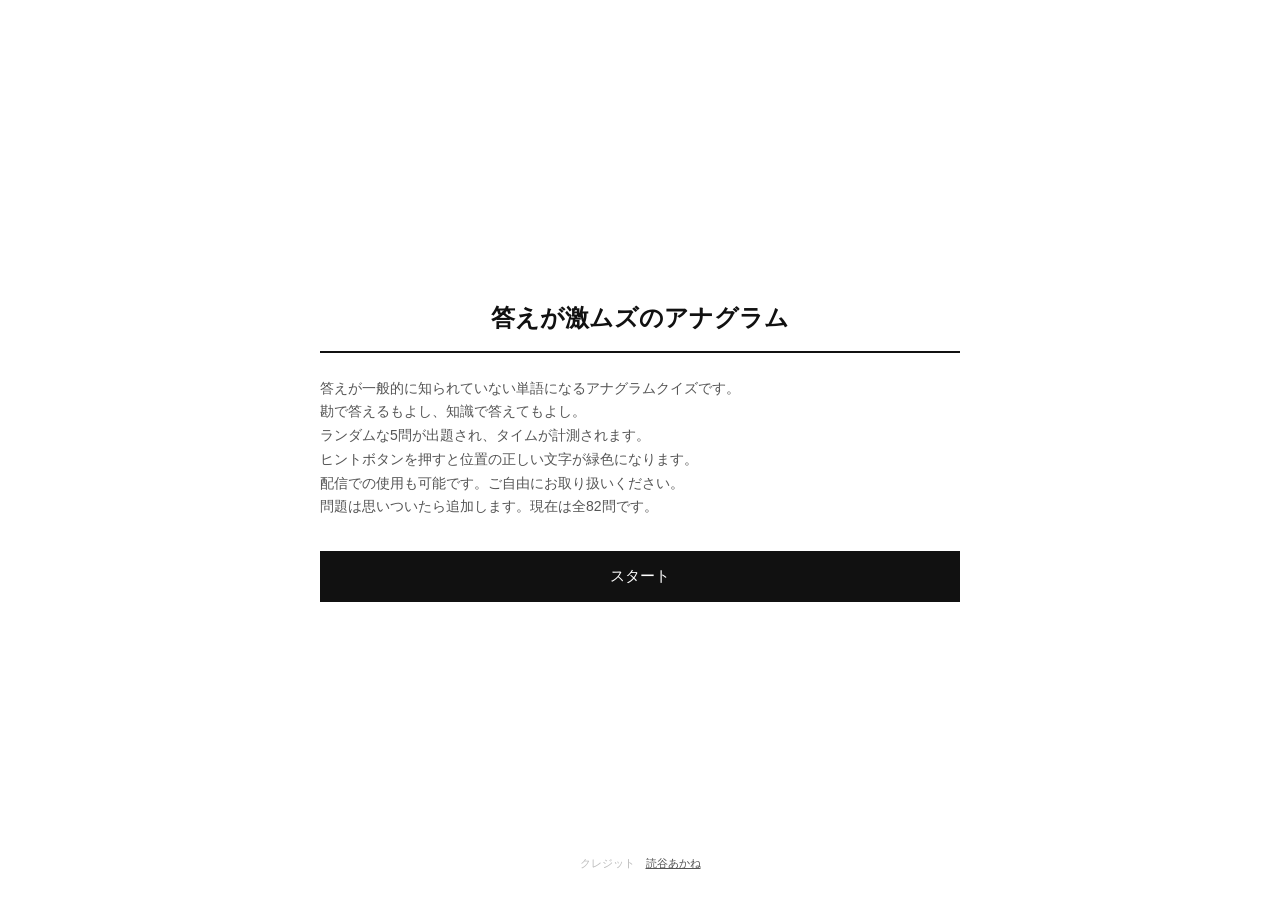
<file: Anagram/index.html>
<!DOCTYPE html>
<html lang="ja">
<head>
<meta charset="UTF-8" />
<meta name="viewport" content="width=device-width, initial-scale=1.0" />
<title>答えが激ムズのアナグラム</title>
<meta name="description" content="答えが一般的に知られていない単語になるアナグラムクイズです。" />
<meta property="og:title" content="答えが激ムズのアナグラム" />
<meta property="og:description" content="答えが一般的に知られていない単語になるアナグラムクイズです。" />
<meta property="og:image" content="https://yomitanakane.com/Anagram/og-image.png" />
<meta property="og:type" content="website" />
<meta property="og:url" content="https://yomitanakane.com/Anagram/" />
<meta property="og:site_name" content="答えが激ムズのアナグラム" />
<meta name="twitter:card" content="summary" />
<meta name="twitter:title" content="答えが激ムズのアナグラム" />
<meta name="twitter:description" content="答えが一般的に知られていない単語になるアナグラムクイズです。" />
<meta name="twitter:image" content="https://yomitanakane.com/Anagram/og-image.png" />
<link rel="icon" type="image/png" href="[data-uri]" />
<link rel="apple-touch-icon" href="og-image.png" />
<link rel="stylesheet" href="style.css" />
</head>
<body>

<!-- ===================== スタート画面 ===================== -->
<section id="screen-start" class="screen">
  <div class="container">
    <h1 class="title">答えが激ムズのアナグラム</h1>
    <p class="description">
      答えが一般的に知られていない単語になるアナグラムクイズです。
      <br />
      勘で答えるもよし、知識で答えてもよし。
      <br />
      ランダムな5問が出題され、タイムが計測されます。
      <br />
      ヒントボタンを押すと位置の正しい文字が緑色になります。
      <br />
      配信での使用も可能です。ご自由にお取り扱いください。
      <br />
      問題は思いついたら追加します。現在は全<span id="question-count">0</span>問です。
    </p>
    <button id="btn-start" class="btn btn-primary">スタート</button>
  </div>
  <p class="credit">
    クレジット　<a href="https://yomitanakane.com/" target="_blank" rel="noopener noreferrer">読谷あかね</a>
  </p>
</section>

<!-- ===================== 問題画面 ===================== -->
<section id="screen-quiz" class="screen hidden">
  <div class="container">
    <div class="quiz-header">
      <span class="quiz-progress"><span id="question-index">1</span> / <span id="question-total">5</span> 問</span>
      <span class="quiz-timer" id="timer">0s</span>
    </div>

    <p class="quiz-prompt" id="quiz-prompt"></p>

    <div class="tiles" id="tiles"></div>

    <div class="quiz-controls">
      <button id="btn-hint" class="btn btn-secondary">ヒント</button>
      <button id="btn-giveup" class="btn btn-secondary">ギブアップ</button>
    </div>

    <div class="result-box hidden" id="answer-box">
      <p class="answer-mark" id="answer-mark">正解</p>
      <p class="answer-word" id="answer-word"></p>
      <p class="answer-explanation" id="answer-explanation"></p>
      <div class="answer-controls">
        <button id="btn-search" class="btn btn-primary hidden">答えのワードを検索</button>
        <button id="btn-next" class="btn btn-primary">次の問題へ</button>
      </div>
    </div>
  </div>
</section>

<!-- ===================== 結果画面 ===================== -->
<section id="screen-result" class="screen hidden">
  <div class="container">
    <h2 class="title">結果</h2>
    <p class="result-nohint hidden" id="result-nohint">ノーヒントクリア</p>
    <p class="result-score" id="result-score">5問中0問正解</p>
    <p class="result-time-label">5問クリアタイム</p>
    <p class="result-time" id="result-time">0s</p>

    <button id="btn-share" class="btn btn-secondary">Xでシェアする</button>

    <table class="review-table" id="review-table">
      <thead>
        <tr>
          <th>答え</th>
          <th>説明</th>
        </tr>
      </thead>
      <tbody id="review-table-body"></tbody>
    </table>

    <button id="btn-home" class="btn btn-primary">ホーム画面に戻る</button>
    <button id="btn-secret" class="btn-secret-trigger" aria-label="secret" tabindex="-1"></button>
  </div>
</section>

<!-- ===================== 全問題の一覧(隠しページ) ===================== -->
<div class="secret-overlay hidden" id="secret-overlay">
  <div class="secret-panel">
    <div class="secret-header">
      <h3>全問題の一覧</h3>
      <button id="btn-secret-close" class="btn-close" aria-label="閉じる">×</button>
    </div>
    <button id="btn-secret-toggle" class="secret-toggle">▼タップで全問題が表示されます。ネタバレ注意！</button>
    <div class="secret-table-wrap">
      <table class="secret-table hidden" id="secret-table">
        <thead>
          <tr>
            <th>答え</th>
            <th>読み</th>
            <th>説明</th>
          </tr>
        </thead>
        <tbody id="secret-table-body"></tbody>
      </table>
    </div>
  </div>
</div>

<script src="questions.js"></script>
<script src="app.js"></script>
</body>
</html>
</file>
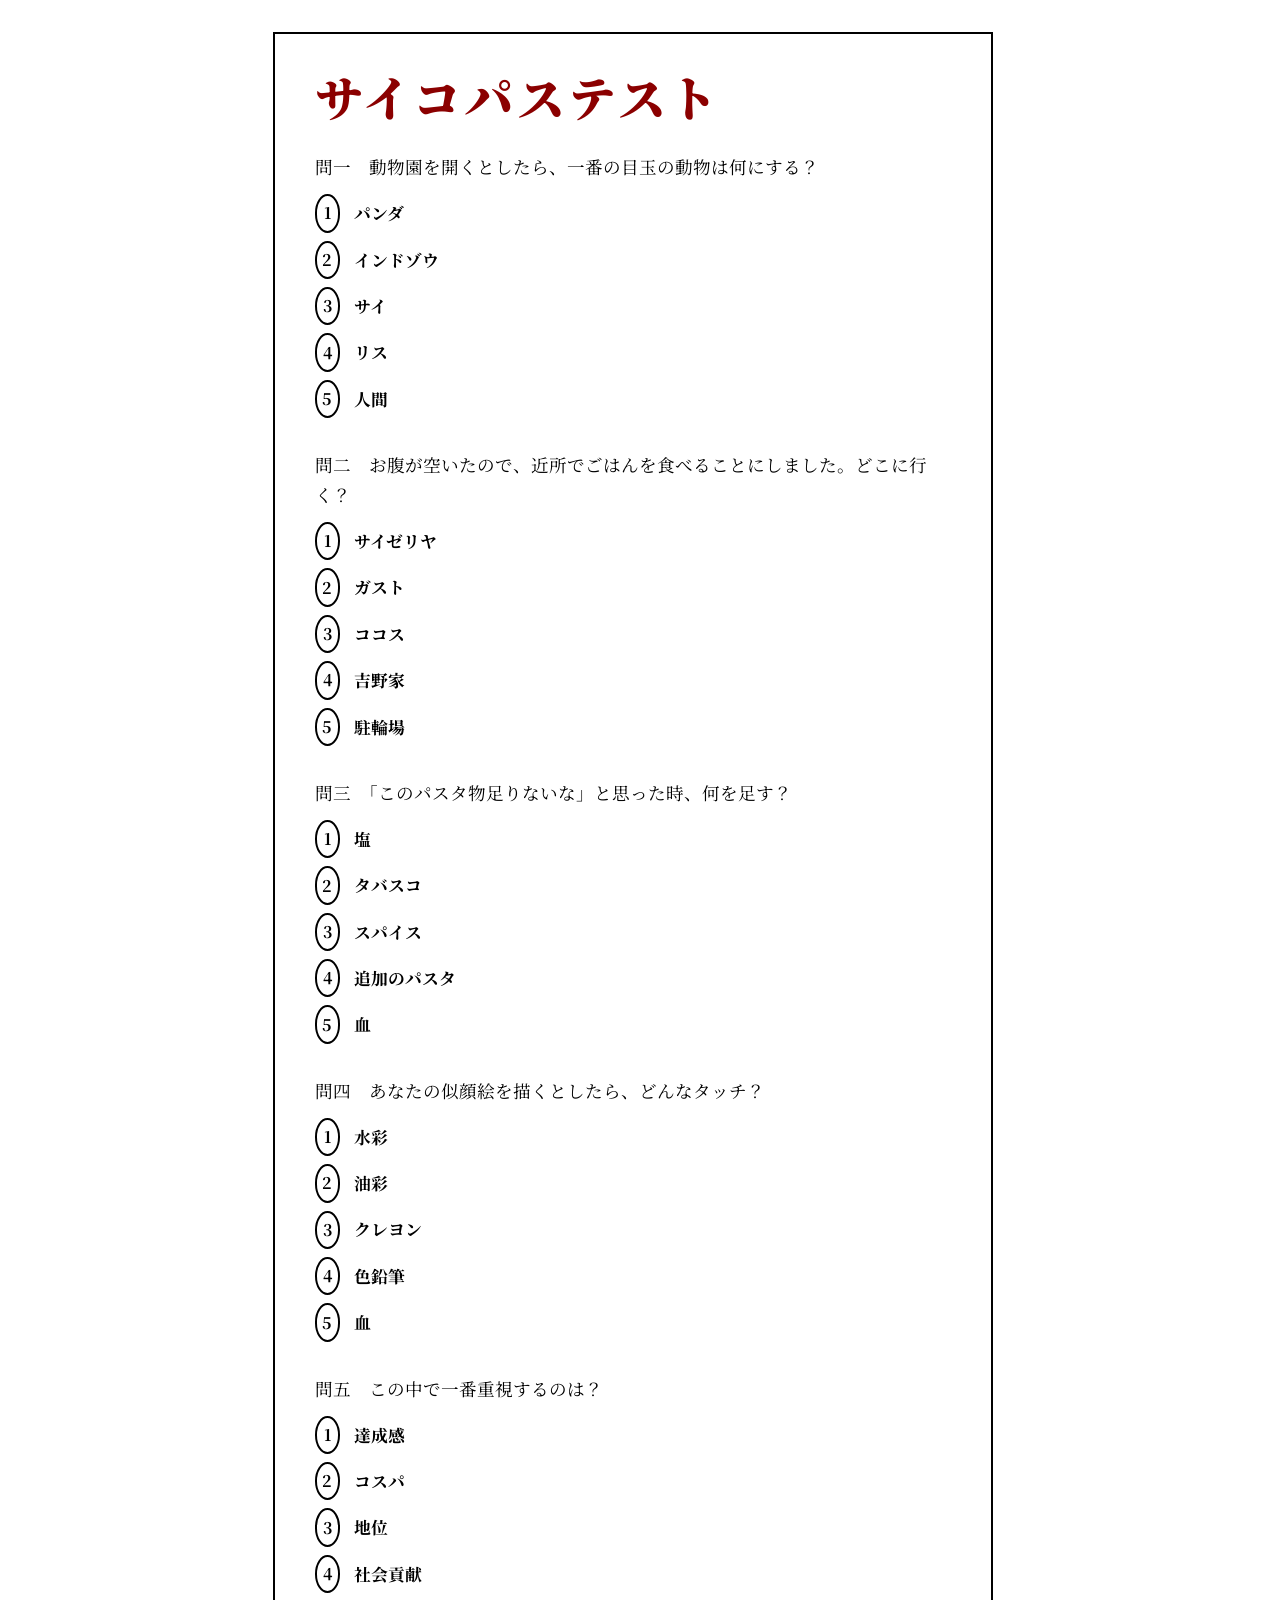
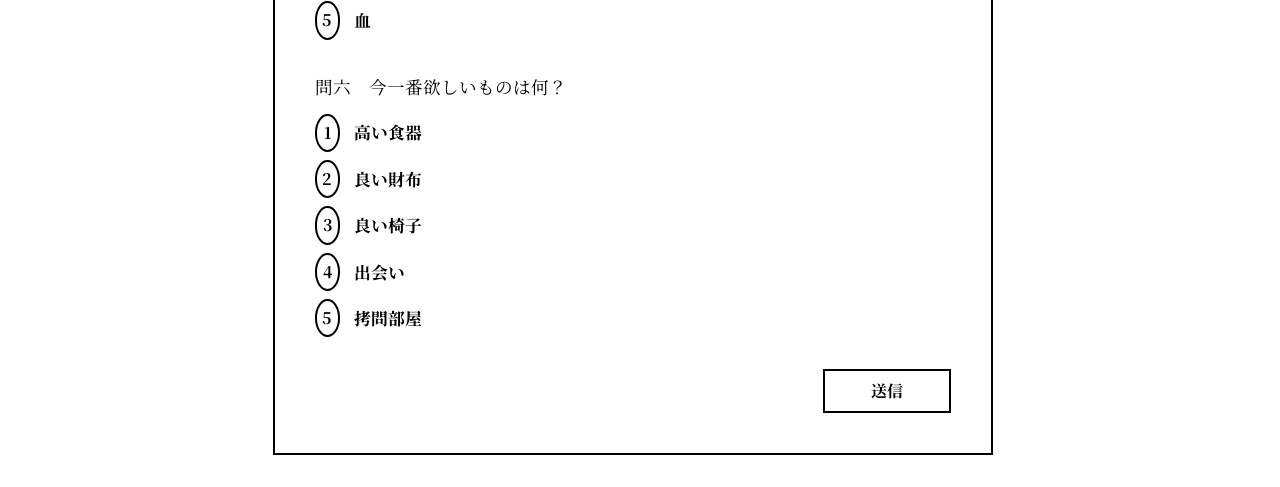
<file: Psychopath-test/index.html>
<!DOCTYPE html>
<html lang="ja">
<head>
<meta charset="UTF-8" />
<meta name="viewport" content="width=device-width, initial-scale=1.0" />
<title>サイコパステスト</title>
<meta name="description" content="あなたの回答のサイコパス度を調べる" />
<meta property="og:title" content="サイコパステスト" />
<meta property="og:description" content="あなたの回答のサイコパス度を調べる" />
<meta property="og:image" content="https://yomitanakane.com/Psychopath-test/Icon_Psycopass.png" />
<meta property="og:image:width" content="150" />
<meta property="og:image:height" content="150" />
<meta property="og:type" content="website" />
<meta property="og:url" content="https://yomitanakane.com/Psychopath-test" />
<meta property="og:site_name" content="サイコパステスト" />
<meta name="twitter:card" content="summary" />
<meta name="twitter:title" content="サイコパステスト" />
<meta name="twitter:description" content="あなたの回答のサイコパス度を調べる" />
<meta name="twitter:image" content="https://yomitanakane.com/Psychopath-test/Icon_Psycopass.png" />
<link rel="icon" type="image/png" href="Icon_Psycopass.png" />
<link rel="apple-touch-icon" href="Icon_Psycopass.png" />
<link rel="preconnect" href="https://fonts.googleapis.com" />
<link rel="preconnect" href="https://fonts.gstatic.com" crossorigin />
<link href="https://fonts.googleapis.com/css2?family=Noto+Serif+JP:wght@400;700;900&display=swap" rel="stylesheet" />
<link rel="stylesheet" href="style.css" />
</head>
<body>

<main class="frame">

  <!-- ===================== 質問画面 ===================== -->
  <section id="screen-quiz">
    <h1 class="title">サイコパステスト</h1>
    <form id="quiz-form" novalidate>
      <div id="questions"></div>
      <div class="form-footer">
        <p id="error" class="error" hidden>すべての質問に回答してください。</p>
        <button type="submit" id="btn-submit" class="btn btn-submit">送信</button>
      </div>
    </form>
  </section>

  <!-- ===================== 結果画面 ===================== -->
  <section id="screen-result" hidden>
    <p class="result-lead">あなたの回答のサイコパス度は</p>
    <p class="result-score"><span id="score">0</span><span class="result-unit">%</span></p>
    <p class="result-answers" id="result-answers"></p>
    <p class="result-note" id="result-note" hidden>※これ以上の要素はありません</p>
    <div class="result-buttons">
      <button type="button" id="btn-retry" class="btn">もう一度</button>
      <button type="button" id="btn-share" class="btn">シェア</button>
    </div>
  </section>

</main>

<script src="app.js"></script>
</body>
</html>
</file>
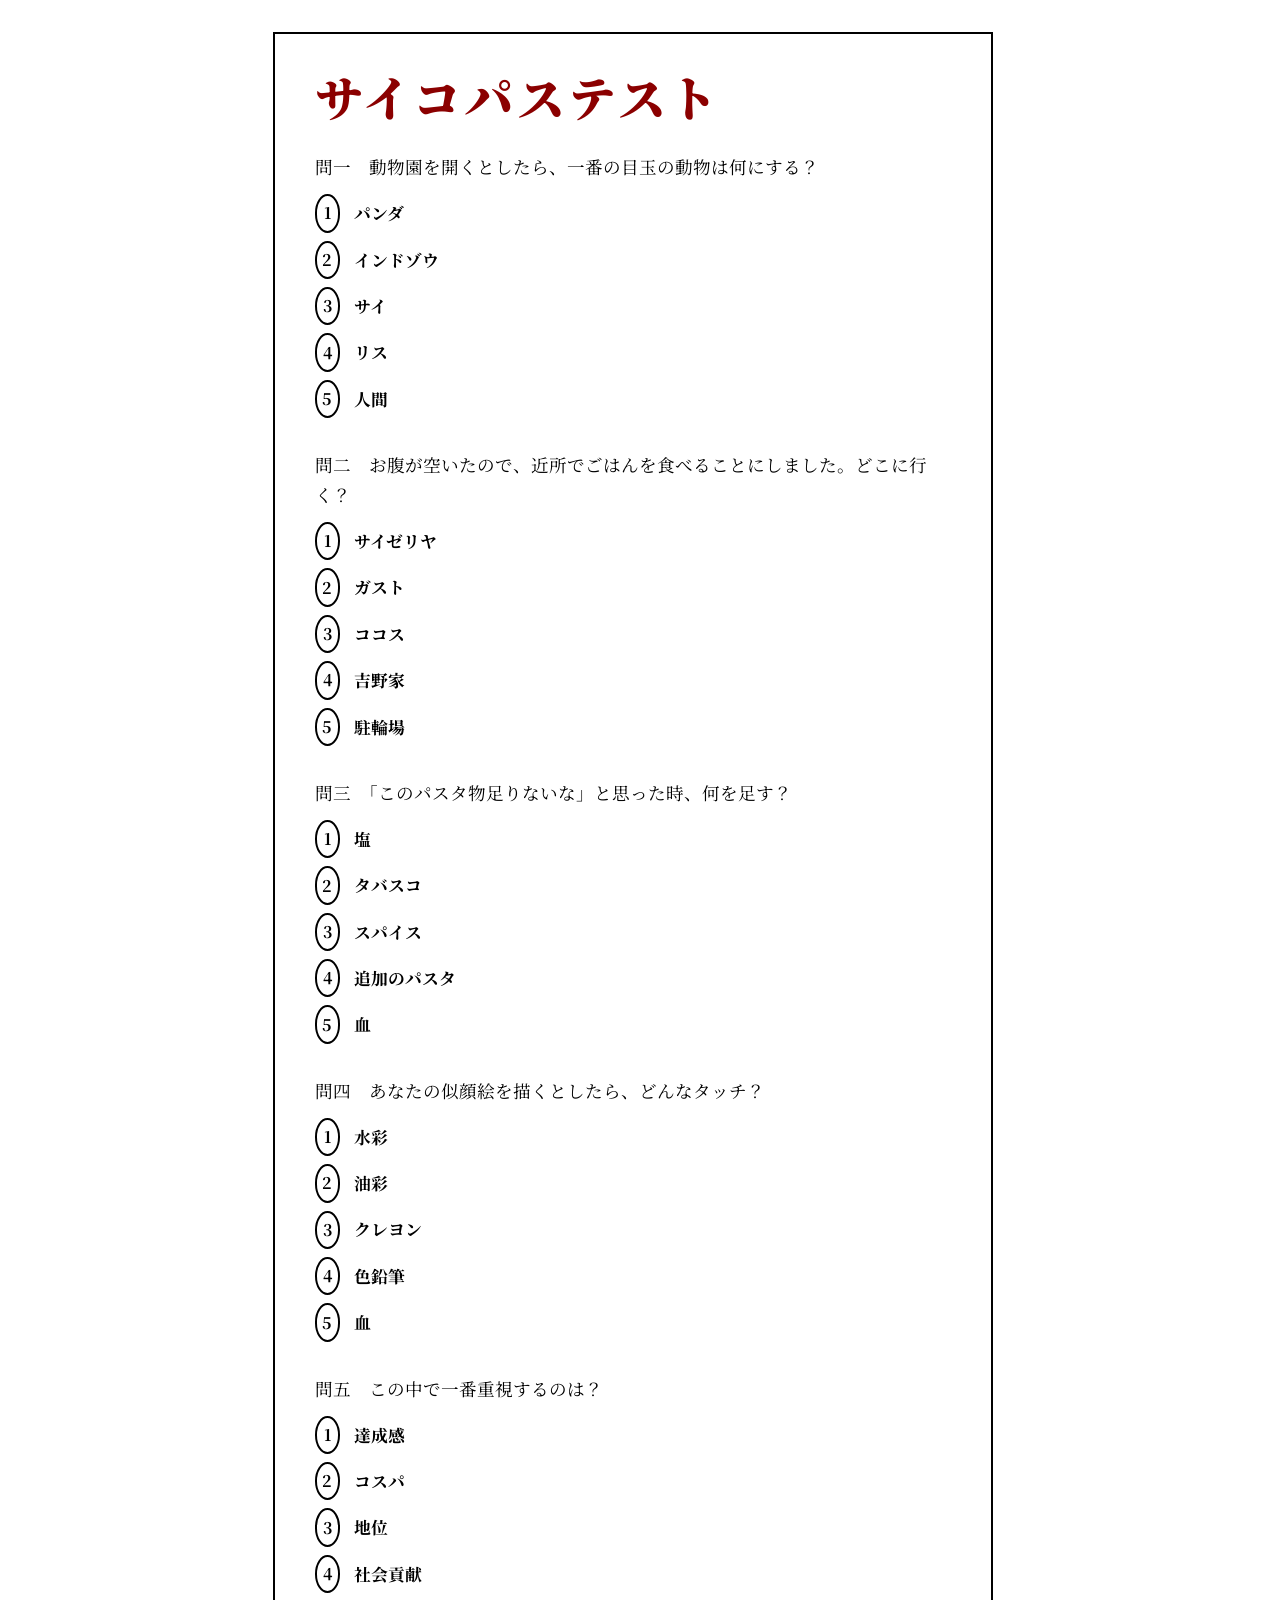
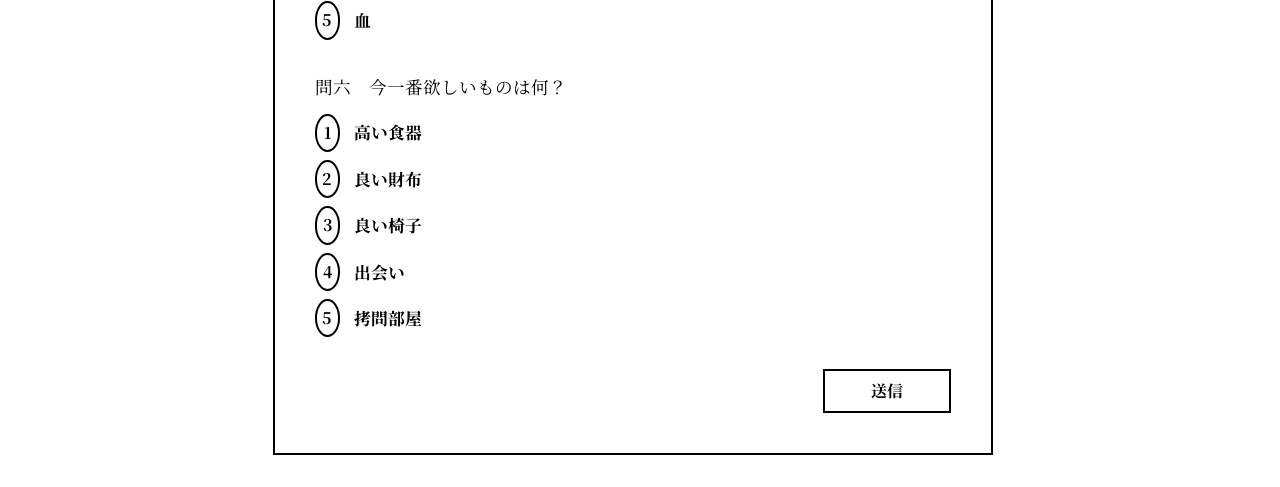
<file: Psycopath-test/index.html>
<!DOCTYPE html>
<html lang="ja">
<head>
<meta charset="UTF-8" />
<meta name="viewport" content="width=device-width, initial-scale=1.0" />
<title>サイコパステスト</title>
<meta name="description" content="あなたの回答のサイコパス度を調べる" />
<meta property="og:title" content="サイコパステスト" />
<meta property="og:description" content="あなたの回答のサイコパス度を調べる" />
<meta property="og:image" content="https://yomitanakane.com/Psycopath-test/Icon_Psycopass.png" />
<meta property="og:image:width" content="150" />
<meta property="og:image:height" content="150" />
<meta property="og:type" content="website" />
<meta property="og:url" content="https://yomitanakane.com/Psycopath-test" />
<meta property="og:site_name" content="サイコパステスト" />
<meta name="twitter:card" content="summary" />
<meta name="twitter:title" content="サイコパステスト" />
<meta name="twitter:description" content="あなたの回答のサイコパス度を調べる" />
<meta name="twitter:image" content="https://yomitanakane.com/Psycopath-test/Icon_Psycopass.png" />
<link rel="icon" type="image/png" href="Icon_Psycopass.png" />
<link rel="apple-touch-icon" href="Icon_Psycopass.png" />
<link rel="preconnect" href="https://fonts.googleapis.com" />
<link rel="preconnect" href="https://fonts.gstatic.com" crossorigin />
<link href="https://fonts.googleapis.com/css2?family=Noto+Serif+JP:wght@400;700;900&display=swap" rel="stylesheet" />
<link rel="stylesheet" href="style.css" />
</head>
<body>

<main class="frame">

  <!-- ===================== 質問画面 ===================== -->
  <section id="screen-quiz">
    <h1 class="title">サイコパステスト</h1>
    <form id="quiz-form" novalidate>
      <div id="questions"></div>
      <div class="form-footer">
        <p id="error" class="error" hidden>すべての質問に回答してください。</p>
        <button type="submit" id="btn-submit" class="btn btn-submit">送信</button>
      </div>
    </form>
  </section>

  <!-- ===================== 結果画面 ===================== -->
  <section id="screen-result" hidden>
    <p class="result-lead">あなたの回答のサイコパス度は</p>
    <p class="result-score"><span id="score">0</span><span class="result-unit">%</span></p>
    <p class="result-answers" id="result-answers"></p>
    <p class="result-note" id="result-note" hidden>※これ以上の要素はありません</p>
    <div class="result-buttons">
      <button type="button" id="btn-retry" class="btn">もう一度</button>
      <button type="button" id="btn-share" class="btn">シェア</button>
    </div>
  </section>

</main>

<script src="app.js"></script>
</body>
</html>
</file>
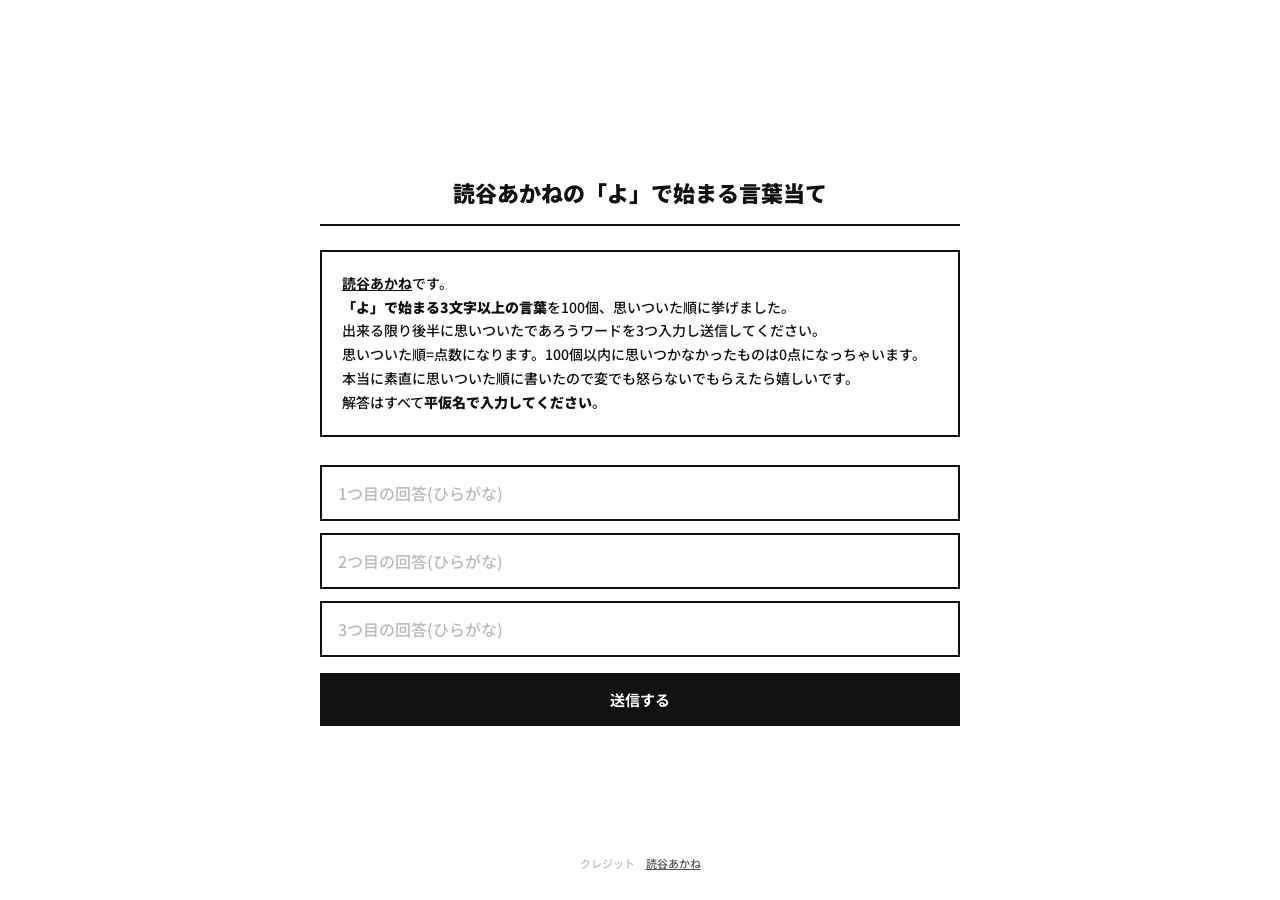
<file: StartYO/index.html>
<!DOCTYPE html>
<html lang="ja">
<head>
<meta charset="UTF-8" />
<meta name="viewport" content="width=device-width, initial-scale=1.0" />
<title>「よ」で始まる言葉当て</title>
<meta name="description" content="読谷あかねが「よ」で始まる言葉を沢山列挙したので、後ろのほうの回答を当ててみてください" />
<meta property="og:title" content="「よ」で始まる言葉当て" />
<meta property="og:description" content="読谷あかねが「よ」で始まる言葉を沢山列挙したので、後ろのほうの回答を当ててみてください" />
<meta property="og:image" content="https://yomitanakane.com/StartYO/icon.png" />
<meta property="og:image:width" content="256" />
<meta property="og:image:height" content="256" />
<meta property="og:type" content="website" />
<meta property="og:url" content="https://yomitanakane.com/StartYO" />
<meta property="og:site_name" content="「よ」で始まる言葉当て" />
<meta name="twitter:card" content="summary" />
<meta name="twitter:title" content="「よ」で始まる言葉当て" />
<meta name="twitter:description" content="読谷あかねが「よ」で始まる言葉を沢山列挙したので、後ろのほうの回答を当ててみてください" />
<meta name="twitter:image" content="https://yomitanakane.com/StartYO/icon.png" />
<link rel="icon" type="image/png" href="favicon.png" />
<link rel="apple-touch-icon" href="icon.png" />
<link rel="preconnect" href="https://fonts.googleapis.com" />
<link rel="preconnect" href="https://fonts.gstatic.com" crossorigin />
<link href="https://fonts.googleapis.com/css2?family=Noto+Sans+JP:wght@500;700;900&display=swap" rel="stylesheet" />
<link rel="stylesheet" href="style.css" />
</head>
<body>

<!-- ===================== スタート画面 ===================== -->
<section id="screen-start" class="screen">
  <div class="container">
    <h1 class="title">読谷あかねの「よ」で始まる言葉当て</h1>

    <div class="description-box">
      <p class="description">
        <a href="https://yomitanakane.com/" target="_blank" rel="noopener noreferrer">読谷あかね</a>です。<br />
        <strong>「よ」で始まる3文字以上の言葉</strong>を100個、思いついた順に挙げました。<br />
        出来る限り後半に思いついたであろうワードを3つ入力し送信してください。<br />
        思いついた順=点数になります。100個以内に思いつかなかったものは0点になっちゃいます。<br />
        本当に素直に思いついた順に書いたので変でも怒らないでもらえたら嬉しいです。<br />
        解答はすべて<strong>平仮名で入力してください</strong>。
      </p>
    </div>

    <div class="answer-inputs">
      <input type="text" class="answer-input" id="answer-1" placeholder="1つ目の回答(ひらがな)" autocomplete="off" />
      <input type="text" class="answer-input" id="answer-2" placeholder="2つ目の回答(ひらがな)" autocomplete="off" />
      <input type="text" class="answer-input" id="answer-3" placeholder="3つ目の回答(ひらがな)" autocomplete="off" />
    </div>

    <button id="btn-submit" class="btn btn-primary">送信する</button>
    <p class="error-text hidden" id="error-text">※未記入欄があります</p>
  </div>
  <p class="credit">
    クレジット　<a href="https://yomitanakane.com/" target="_blank" rel="noopener noreferrer">読谷あかね</a>
  </p>
</section>

<!-- ===================== 結果画面 ===================== -->
<section id="screen-result" class="screen hidden">
  <div class="container">
    <p class="result-total">あなたの点数は<span class="result-total-num" id="result-total-num">0</span>点</p>

    <div class="answer-results" id="answer-results"></div>

    <button id="btn-share" class="btn btn-secondary">Xでシェア</button>
    <button id="btn-retry" class="btn btn-primary">もう一度挑戦</button>
  </div>
</section>

<script src="words.js"></script>
<script src="app.js"></script>
</body>
</html>
</file>
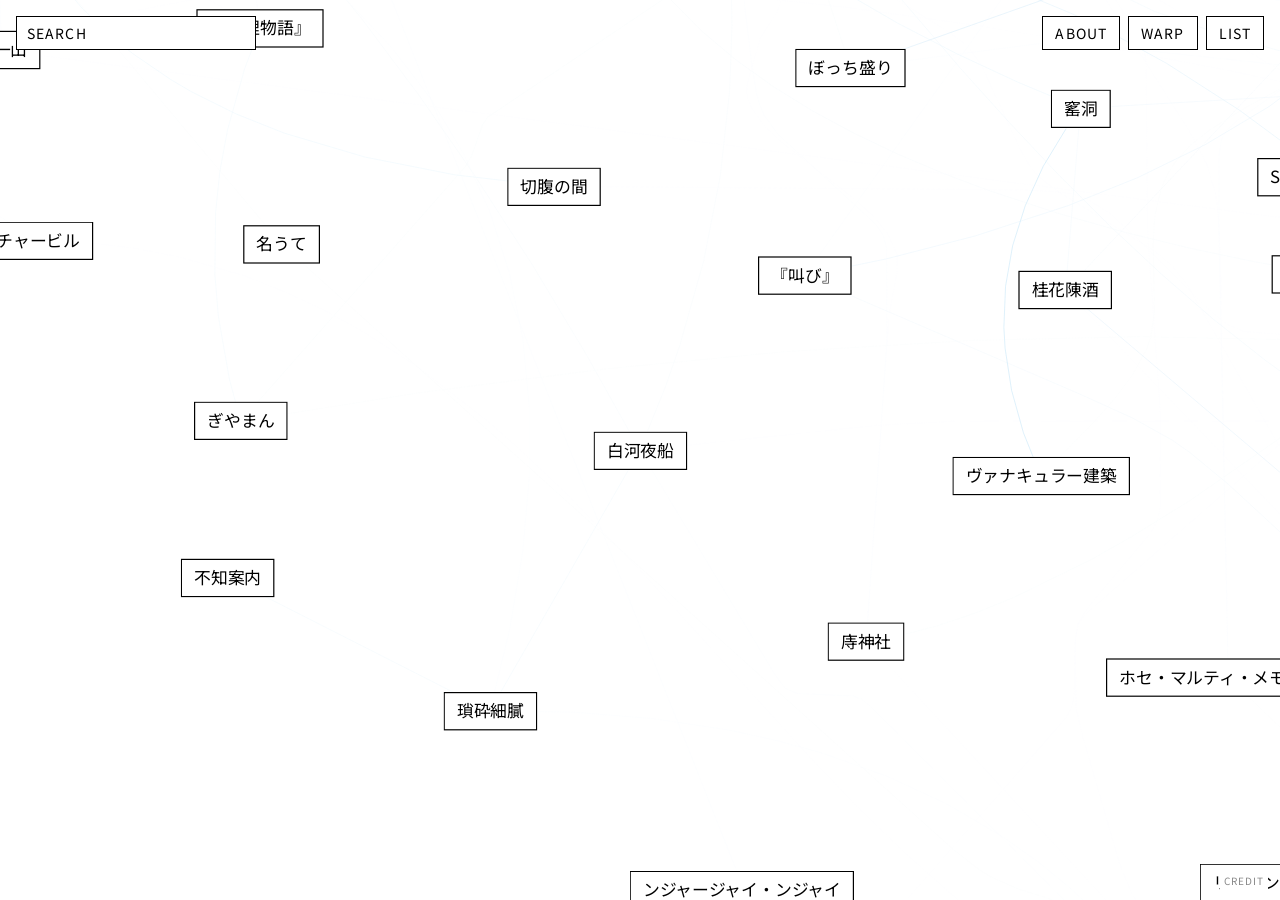
<file: words/index.html>
<!doctype html>
<html lang="ja">
<head>
<meta charset="utf-8">
<meta name="viewport" content="width=device-width, initial-scale=1, viewport-fit=cover">
<title>WORDS</title>
<meta name="description" content="読谷あかねが蒐集した単語">
<meta property="og:type" content="website">
<meta property="og:title" content="WORDS">
<meta property="og:description" content="読谷あかねが蒐集した単語">
<meta property="og:url" content="https://yomitanakane.com/words/">
<meta property="og:image" content="https://yomitanakane.com/words/Icon.png">
<meta property="og:image:width" content="150">
<meta property="og:image:height" content="150">
<meta property="og:site_name" content="WORDS">
<meta property="og:locale" content="ja_JP">
<meta name="twitter:card" content="summary">
<meta name="twitter:title" content="WORDS">
<meta name="twitter:description" content="読谷あかねが蒐集した単語">
<meta name="twitter:image" content="https://yomitanakane.com/words/Icon.png">
<link rel="icon" type="image/png" href="Icon.png">
<link rel="apple-touch-icon" href="Icon.png">
<link rel="preconnect" href="https://fonts.googleapis.com">
<link rel="preconnect" href="https://fonts.gstatic.com" crossorigin>
<link rel="stylesheet" href="https://fonts.googleapis.com/css2?family=Noto+Sans+JP:wght@400;500;700&display=swap">
<link rel="stylesheet" href="style.css">
</head>
<body>
<div id="loading"></div>
<div id="app"></div>
<script src="kana.js"></script>
<script src="layout.js"></script>
<script src="app.js"></script>
</body>
</html>
</file>
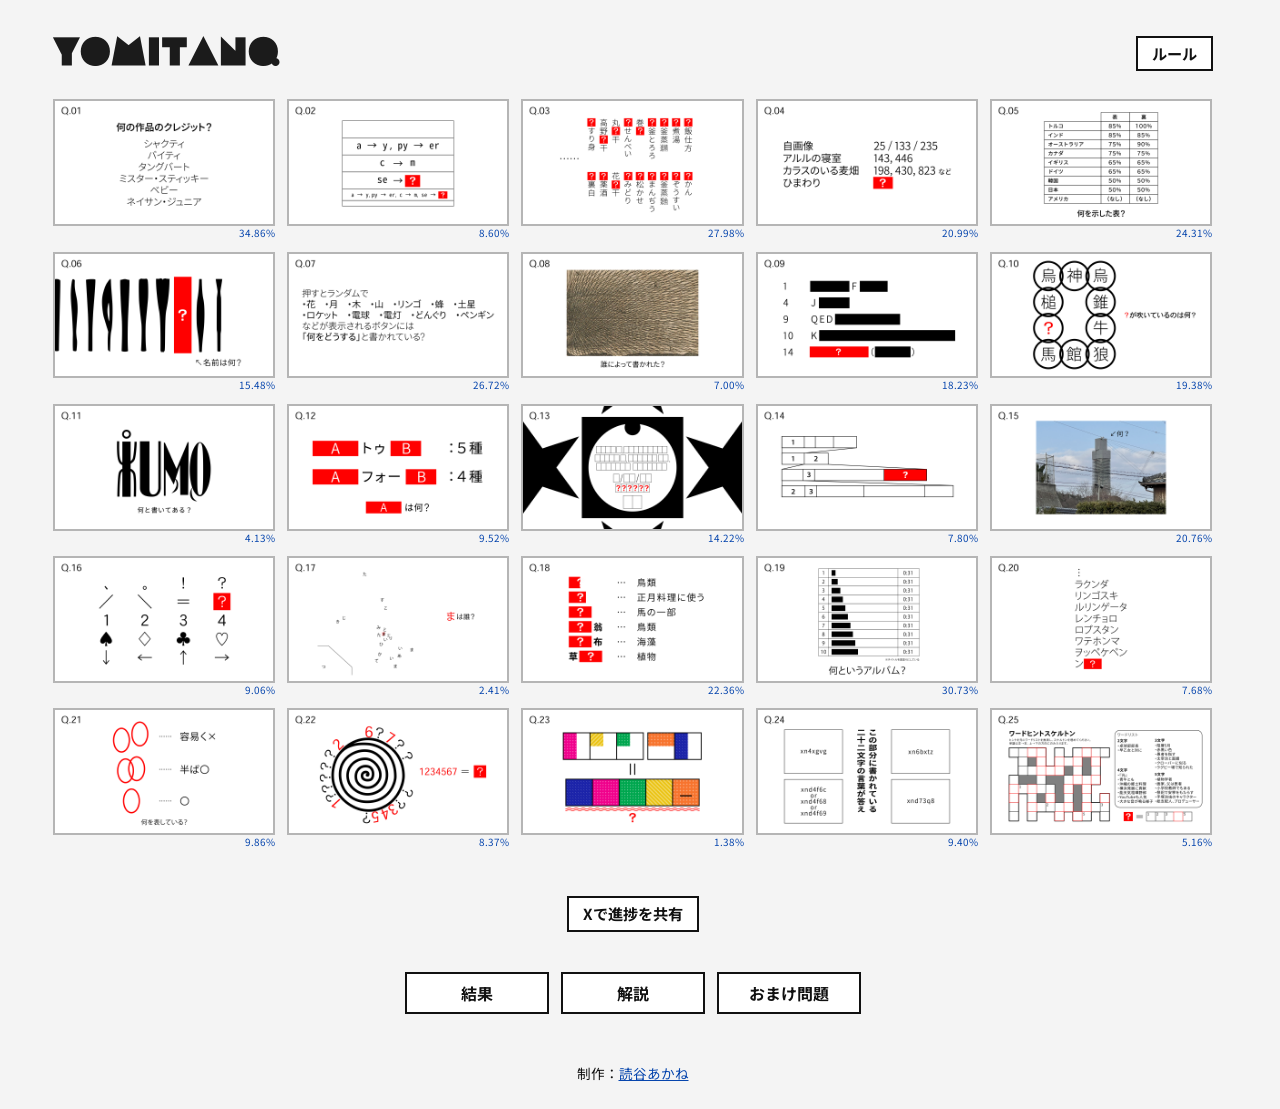
<file: YomitanQ/index.html>
<!doctype html>
<html lang="ja">
<head>
<meta charset="utf-8">
<meta name="viewport" content="width=device-width, initial-scale=1">
<title>YomitanQ</title>
<meta name="description" content="読谷あかねの検索可能クイズ">
<meta property="og:type" content="website">
<meta property="og:site_name" content="YomitanQ">
<meta property="og:title" content="YomitanQ">
<meta property="og:description" content="検索可能クイズYomitanQ">
<meta property="og:url" content="https://yomitanakane.com/YomitanQ/">
<meta property="og:image" content="https://yomitanakane.com/YomitanQ/Images/Matome.png">
<meta property="og:image:width" content="3840">
<meta property="og:image:height" content="2160">
<meta name="twitter:card" content="summary_large_image">
<meta name="twitter:title" content="YomitanQ">
<meta name="twitter:description" content="検索可能クイズYomitanQ">
<meta name="twitter:image" content="https://yomitanakane.com/YomitanQ/Images/Matome.png">
<link rel="canonical" href="https://yomitanakane.com/YomitanQ/">
<link rel="preconnect" href="https://fonts.googleapis.com">
<link rel="preconnect" href="https://fonts.gstatic.com" crossorigin>
<link rel="stylesheet" href="https://fonts.googleapis.com/css2?family=Noto+Sans+JP:wght@400;700&display=swap">
<style>
@font-face{font-family:"GreekFix";font-weight:400;src:local("Arial"),local("ArialMT"),local("Helvetica Neue"),local("HelveticaNeue"),local("Roboto"),local("Roboto-Regular");unicode-range:U+0370-03FF}
@font-face{font-family:"GreekFix";font-weight:700;src:local("Arial Bold"),local("Arial-BoldMT"),local("Helvetica Neue Bold"),local("HelveticaNeue-Bold"),local("Roboto Bold"),local("Roboto-Bold");unicode-range:U+0370-03FF}
:root{--bg:#f4f4f4;--fg:#111;--line:#111;--soft-line:#b5b5b5;--red:#d40000}
*{box-sizing:border-box;border-radius:0}
html{font-size:16px;-webkit-text-size-adjust:100%;scrollbar-gutter:stable}
body{margin:0;background:var(--bg);color:var(--fg);font-family:"GreekFix","Noto Sans JP","Hiragino Kaku Gothic ProN","Hiragino Sans","Yu Gothic",Meiryo,sans-serif;line-height:1.7}
body.noscroll{overflow:hidden}
a{color:#0645ad}
button,input,textarea{font:inherit;color:inherit;border-radius:0;-webkit-appearance:none;appearance:none}
input:focus,textarea:focus{outline:none}
input::placeholder,textarea::placeholder{color:#8c8c8c;opacity:1}
.wrap{display:flex;flex-direction:column;min-height:100vh;max-width:1200px;margin:0 auto;padding:0 20px}
main{flex:1}
.topbar{display:flex;flex-wrap:wrap;align-items:flex-start;justify-content:space-between;gap:12px 16px;padding:36px 0 0;--tw:250px}
.brand{flex:1 1 0;min-width:var(--tw)}
.title{width:var(--tw)}
.title img{display:block;width:var(--tw);height:auto;margin:calc(var(--tw) * -0.04) 0 calc(var(--tw) * -0.041) calc(var(--tw) * -0.047)}
.topbtns{display:flex;flex-wrap:nowrap;gap:8px;margin-left:auto}
.btn{display:inline-block;background:#fff;color:var(--fg);border:2px solid var(--line);padding:5px 14px;font-weight:700;font-size:.95rem;line-height:1.4;text-decoration:none;cursor:pointer;transition:background .12s,color .12s;white-space:nowrap}
.btn:hover,.btn:focus-visible{background:#000;color:#fff}
.btn:disabled{cursor:default;background:#fff;color:var(--fg)}
.btn-lg{font-size:1rem;padding:8px 22px}
.btn-sm{font-size:.8rem;padding:2px 10px}
.input{width:100%;min-width:0;font-size:1.05rem;padding:8px 12px;border:2px solid var(--line);background:#fff}
.grid{display:grid;grid-template-columns:repeat(5,minmax(0,1fr));gap:12px;align-items:start;margin-top:28px}
.cell{min-width:0}
.rate{margin:1px 0 0;text-align:right;font-size:.62rem;line-height:1.25;color:#0645ad}
.tile{position:relative;display:block;width:100%;padding:0;border:2px solid var(--soft-line);background:#fff;cursor:pointer}
.tile:hover,.tile:focus-visible{border-color:var(--line);outline:none}
.tile img{display:block;width:100%;height:auto}
.shade{position:absolute;inset:0;display:none;align-items:center;justify-content:center;background:rgba(0,0,0,.6)}
.shade span{background:#fff;color:var(--red);font-weight:700;font-size:.85rem;letter-spacing:.1em;padding:0 10px}
.tile.solved .shade{display:flex}
.complete{margin:40px 0 0;text-align:center}
.complete-title{margin:0;color:var(--red);font-weight:700;font-size:1.4rem}
.complete-omake{margin:10px 0 0;color:var(--fg);overflow-wrap:anywhere}
.share{text-align:center;margin-top:48px}
.results{display:flex;flex-wrap:wrap;justify-content:center;gap:12px;margin-top:40px}
.results .btn{min-width:9em;text-align:center}
.rk{border-top:1px solid var(--line)}
.rk-row{display:grid;grid-template-columns:4.2em minmax(0,1fr);column-gap:.9em;align-items:baseline;padding:.55em 0;border-bottom:1px solid var(--soft-line)}
.rk-score{font-weight:700;white-space:nowrap;text-align:left}
.rk-names{overflow-wrap:anywhere;line-height:1.6}
.rk-name{white-space:nowrap}
.rk-sep{color:#8c8c8c}
.rk-mem{font-size:.72em;margin-left:.1em}
.rk-l1{padding:.8em 0}
.rk-l1 .rk-score{font-size:1.5rem;color:var(--red)}
.rk-l1 .rk-names{font-size:1.3rem;font-weight:700}
.rk-l2 .rk-score{font-size:1.15rem}
.rk-l2 .rk-names{font-size:1.08rem;font-weight:700}
.rk-l3 .rk-score{font-size:.9rem}
.rk-l3 .rk-names{font-size:.88rem}
.rk-more{text-align:center;margin:.5em 0 0;line-height:1}
.rk-more span{display:inline-block;writing-mode:vertical-rl;font-size:1.3rem;font-weight:700}
.rk-total{margin:.6em 0 0 !important;text-align:right;font-size:.9rem}
.credit{margin:48px 0 0;padding:0 0 24px;text-align:center;font-size:.85rem}
.overlay{position:fixed;inset:0;z-index:200;overflow-y:auto;scrollbar-gutter:stable;background:rgba(0,0,0,.5);padding:32px 16px}
.panel{position:relative;max-width:760px;margin:0 auto;background:#fff;border:2px solid var(--line);padding:32px 36px 28px;font-size:1.02rem}
.panel h2{margin:0 0 14px;font-size:1.3rem;padding-right:48px}
.panel p{margin:0 0 .5em}
.panel a:not(.linkbtn){text-underline-offset:.28em}
.panel a.plain,.panel a[href^="mailto:"]{color:var(--fg)}
.panel p.bullet{padding-left:1em;text-indent:-1em}
.panel .sp{height:.7em}
.panel hr.sep{border:0;border-top:1px solid var(--line);margin:.9em 0}
.close{position:absolute;top:10px;right:10px;width:42px;height:42px;font-size:24px;line-height:1;background:#fff;border:2px solid var(--line);cursor:pointer}
.close:hover,.close:focus-visible{background:#000;color:#fff}
.linkbtn{display:inline-block;text-indent:0;margin:2px 3px;padding:0 10px;border:2px solid var(--line);background:#fff;color:var(--fg);font-weight:700;text-decoration:none;line-height:1.6}
.linkbtn:hover,.linkbtn:focus-visible{background:#000;color:#fff}
.intl{margin-top:22px;border:2px solid var(--line)}
.intl summary{display:flex;justify-content:space-between;cursor:pointer;padding:8px 14px;font-weight:700;list-style:none;background:#fff}
.intl summary::-webkit-details-marker{display:none}
.intl summary::after{content:"▼"}
.intl[open] summary::after{content:"▲"}
.intl summary:hover{background:#000;color:#fff}
.intl .intl-body{padding:12px 14px 4px;border-top:2px solid var(--line)}
.qview{position:fixed;inset:0;z-index:100;overflow-y:auto;scrollbar-gutter:stable;background:rgba(244,244,244,.82);padding:20px 16px 40px}
.qpanel{--iw:max(min(calc(100vw - 68px),480px),min(calc(100vw - 68px),960px,calc((100vh - 260px) * var(--ar,1.7778))));width:calc(var(--iw) + 36px);max-width:100%;margin:0 auto;padding:10px 16px 18px;background:#fff;border:2px solid var(--line)}
.qbar{display:flex;align-items:stretch;justify-content:flex-end;gap:10px;margin-bottom:10px}
.qbar .btn{display:inline-flex;align-items:center;height:38px}
.qclose{width:38px;height:38px;font-size:22px;line-height:1;background:#fff;border:2px solid var(--line);cursor:pointer}
.qclose:hover,.qclose:focus-visible{background:#000;color:#fff}
.qimg{display:block;width:100%;height:auto;border:1px solid var(--soft-line)}
.qimgwrap{position:relative}
.qimgwrap.protected .qimg{pointer-events:none;-webkit-user-select:none;user-select:none;-webkit-touch-callout:none}
.qshield{position:absolute;inset:0;-webkit-user-select:none;user-select:none;-webkit-touch-callout:none}
.answer{margin-top:14px}
.answer .row{display:flex;gap:10px}
.ansmsg{margin-top:8px}
.ansmsg p{margin:0}
.wrong{font-size:1.35rem;font-weight:700}
.result{border:2px solid var(--soft-line);padding:14px 18px;text-align:left}
.result .ok{font-size:1.9rem;font-weight:700;color:var(--red);margin:0;line-height:1.3}
.result .main-ans{font-size:1.45rem;font-weight:700;margin:4px 0 0;line-height:1.4;word-break:break-word}
.result .alt{font-size:.85rem;margin:2px 0 0}
.result .supp{margin-top:12px;padding-top:12px;border-top:1px solid var(--soft-line);font-size:.95rem;white-space:pre-wrap;overflow-wrap:anywhere}
@media (max-width:640px){
  html{font-size:15px}
  input,textarea{font-size:16px !important}
  .wrap{padding:0 14px}
  .topbar{--tw:120px;padding-top:24px;column-gap:10px}
  .topbtns .btn{font-size:.85rem;padding:4px 8px}
  .grid{grid-template-columns:1fr;gap:14px}
  .panel{padding:60px 16px 20px}
  .panel h2{padding-right:0}
  .results{gap:8px}
  .results .btn{min-width:0;flex:1 1 0;padding:8px 6px}
  .rk-row{grid-template-columns:3.4em minmax(0,1fr);column-gap:.6em}
  .rk-name{white-space:normal}
  .overlay{padding:12px 8px}
  .qview{padding:10px 8px 30px}
  .qpanel{--iw:calc(100vw - 52px);padding:8px 10px 14px;width:calc(var(--iw) + 24px)}
}
</style>
</head>
<body>
<div id="app" data-nosnippet></div>
<noscript><p data-nosnippet style="text-align:center;padding:40px 16px">JavaScriptを有効にしてください。</p></noscript>
<script src="answers.js"></script>
<script src="results.js"></script>
<script src="app.js"></script>
</body>
</html>
</file>
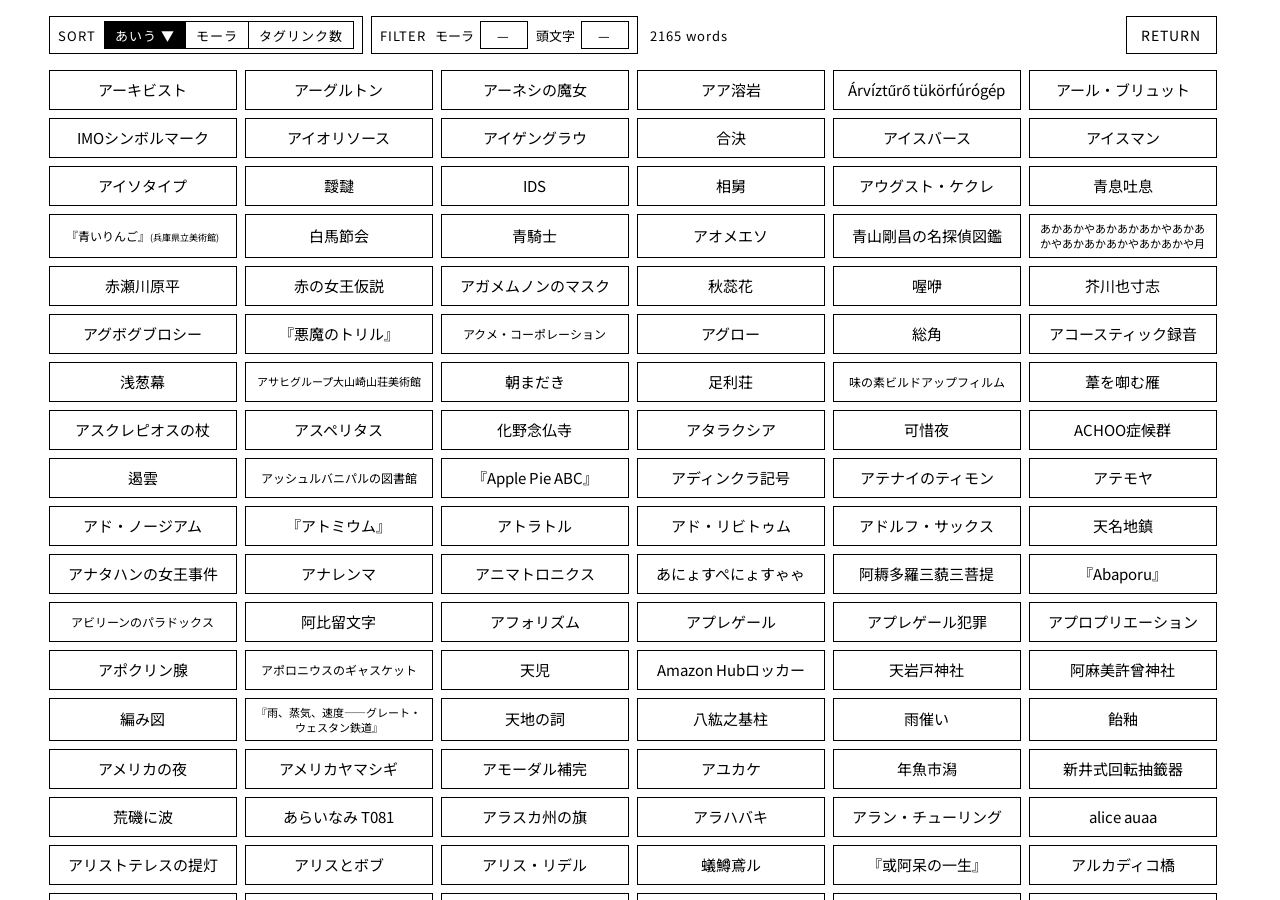
<file: words/list/index.html>
<!doctype html>
<html lang="ja">
<head>
<meta charset="utf-8">
<meta name="viewport" content="width=device-width, initial-scale=1, viewport-fit=cover">
<title>WORDS</title>
<meta name="description" content="読谷あかねが蒐集した単語">
<meta property="og:type" content="website">
<meta property="og:title" content="WORDS">
<meta property="og:description" content="読谷あかねが蒐集した単語">
<meta property="og:url" content="https://yomitanakane.com/words/list">
<meta property="og:image" content="https://yomitanakane.com/words/Icon.png">
<meta name="twitter:card" content="summary">
<meta name="twitter:title" content="WORDS">
<meta name="twitter:description" content="読谷あかねが蒐集した単語">
<meta name="twitter:image" content="https://yomitanakane.com/words/Icon.png">
<link rel="icon" type="image/png" href="../Icon.png">
<link rel="apple-touch-icon" href="../Icon.png">
<link rel="preconnect" href="https://fonts.googleapis.com">
<link rel="preconnect" href="https://fonts.gstatic.com" crossorigin>
<link rel="stylesheet" href="https://fonts.googleapis.com/css2?family=Noto+Sans+JP:wght@400;500;700&display=swap">
<link rel="stylesheet" href="../style.css">
</head>
<body>
<div id="loading"></div>
<div id="app"></div>
<script src="../kana.js"></script>
<script src="../layout.js"></script>
<script src="../app.js"></script>
</body>
</html>
</file>
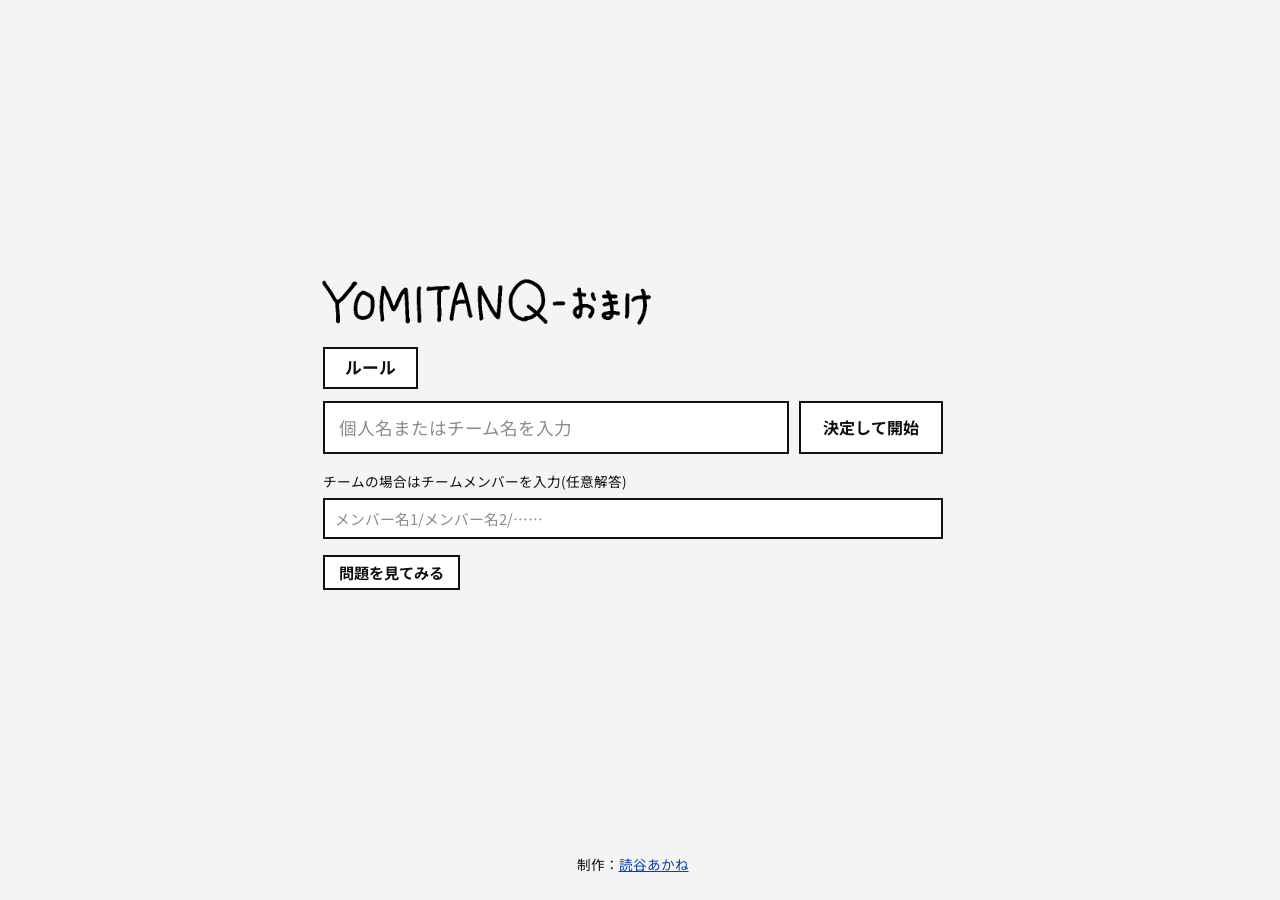
<file: YomitanQ/Omake/index.html>
<!doctype html><html lang="ja"><head><meta charset="utf-8"><meta name="viewport" content="width=device-width, initial-scale=1"><title>YomitanQ おまけ</title><meta name="description" content="検索可能クイズYomitanQ おまけ"><meta property="og:type" content="website"><meta property="og:site_name" content="YomitanQ"><meta property="og:title" content="YomitanQ おまけ"><meta property="og:description" content="検索可能クイズYomitanQ おまけ"><meta property="og:url" content="https://yomitanakane.com/YomitanQ/Omake/"><meta property="og:image" content="https://yomitanakane.com/YomitanQ/Images/Matome.png"><meta property="og:image:width" content="3840"><meta property="og:image:height" content="2160"><meta name="twitter:card" content="summary_large_image"><meta name="twitter:title" content="YomitanQ おまけ"><meta name="twitter:description" content="検索可能クイズYomitanQ おまけ"><meta name="twitter:image" content="https://yomitanakane.com/YomitanQ/Images/Matome.png"><link rel="canonical" href="https://yomitanakane.com/YomitanQ/Omake/"><link rel="preconnect" href="https://fonts.googleapis.com"><link rel="preconnect" href="https://fonts.gstatic.com" crossorigin><link rel="stylesheet" href="https://fonts.googleapis.com/css2?family=Noto+Sans+JP:wght@400;700&display=swap"><style>@font-face{font-family:"GreekFix";font-weight:400;src:local("Arial"),local("ArialMT"),local("Helvetica Neue"),local("HelveticaNeue"),local("Roboto"),local("Roboto-Regular");unicode-range:U+0370-03FF}@font-face{font-family:"GreekFix";font-weight:700;src:local("Arial Bold"),local("Arial-BoldMT"),local("Helvetica Neue Bold"),local("HelveticaNeue-Bold"),local("Roboto Bold"),local("Roboto-Bold");unicode-range:U+0370-03FF}:root{--bg:#f4f4f4;--fg:#111;--line:#111;--soft-line:#b5b5b5;--red:#d40000}*{box-sizing:border-box;border-radius:0}html{font-size:16px;-webkit-text-size-adjust:100%;scrollbar-gutter:stable}body{margin:0;background:var(--bg);color:var(--fg);font-family:"GreekFix","Noto Sans JP","Hiragino Kaku Gothic ProN","Hiragino Sans","Yu Gothic",Meiryo,sans-serif;line-height:1.7}body.noscroll{overflow:hidden}html.dim{background:#7a7a7a}a{color:#0645ad}button,input,textarea{font:inherit;color:inherit;border-radius:0;-webkit-appearance:none;appearance:none}input:focus,textarea:focus{outline:none}input::placeholder,textarea::placeholder{color:#8c8c8c;opacity:1}.wrap{display:flex;flex-direction:column;min-height:100vh;max-width:1200px;margin:0 auto;padding:0 20px}main{flex:1}main.center{display:flex;align-items:center;justify-content:center}.topbar{display:flex;flex-wrap:wrap;align-items:flex-start;justify-content:space-between;gap:12px 16px;padding:36px 0 0;--tw:250px}.brand{flex:1 1 0;min-width:var(--tw)}.title{width:var(--tw)}.title img{display:block;width:var(--tw);height:auto;margin:calc(var(--tw) * -0.04) 0 calc(var(--tw) * -0.041) calc(var(--tw) * -0.047)}.player{margin-top:12px;font-weight:700;font-size:1.05rem;word-break:break-all;line-height:1.5}.player:empty{display:none}.members-line{margin-top:1px;font-size:.72rem;line-height:1.4;white-space:nowrap;overflow:hidden;text-overflow:ellipsis}.members-line:empty{display:none}.topbtns{display:flex;flex-wrap:nowrap;gap:8px;margin-left:auto}.topbar.initial{flex-direction:column;--tw:380px}.topbar.initial{align-items:center}.topbar.initial .brand{flex:none}.name-form{--tw:380px}.name-form .title{grid-column:1 / -1;margin-bottom:14px}.name-form .topbtns{grid-column:1 / -1;margin:0 0 2px}.name-form .topbtns .btn{font-size:1.05rem;padding:7px 20px}.btn{display:inline-block;background:#fff;color:var(--fg);border:2px solid var(--line);padding:5px 14px;font-weight:700;font-size:.95rem;line-height:1.4;text-decoration:none;cursor:pointer;transition:background .12s,color .12s;white-space:nowrap}.btn:hover,.btn:focus-visible{background:#000;color:#fff}.btn:disabled{cursor:default;background:#fff;color:var(--fg)}.btn-lg{font-size:1rem;padding:8px 22px}.btn-sm{font-size:.8rem;padding:2px 10px}.input{width:100%;min-width:0;font-size:1.05rem;padding:8px 12px;border:2px solid var(--line);background:#fff}.input.locked{background:#9a9a9a}.name-form{display:grid;grid-template-columns:minmax(0,1fr) auto;gap:10px;width:min(100%,620px);margin:112px 0 48px}.name-form .input{font-size:1.1rem;padding:10px 14px}.name-form .sub{grid-column:1 / -1;margin:6px 0 -6px;font-size:.85rem;white-space:nowrap}.name-form .members{grid-column:1 / -1;font-size:.92rem;padding:6px 10px}.name-form .preview-btn{grid-column:1;justify-self:start;margin-top:6px}.name-form .msg{grid-column:1 / -1;margin:0;min-height:1.7em;font-weight:700}.loading{text-align:center;padding:60px 0;font-size:1.05rem}.grid{display:grid;grid-template-columns:repeat(5,minmax(0,1fr));gap:12px;align-items:start;margin-top:28px}.tile{position:relative;display:block;width:100%;padding:0;border:2px solid var(--soft-line);background:#fff;cursor:pointer}.tile:hover,.tile:focus-visible{border-color:var(--line);outline:none}.tile img{display:block;width:100%;height:auto}.shade{position:absolute;inset:0;display:none;align-items:center;justify-content:center;background:rgba(0,0,0,.6)}.shade span{background:#fff;color:var(--red);font-weight:700;font-size:.85rem;letter-spacing:.1em;padding:0 10px}.tile.solved .shade{display:flex}.complete{margin:40px 0 0;text-align:center}.complete-title{margin:0;color:var(--red);font-weight:700;font-size:1.4rem}.complete-omake{margin:10px 0 0;color:var(--fg);overflow-wrap:anywhere}.share{text-align:center;margin-top:48px}.feedback{width:min(100%,460px);margin:64px auto 0}.feedback h3{font-size:.95rem;margin:0 0 8px;text-align:left}.feedback textarea{display:block;width:100%;height:560px;padding:10px 12px;border:2px solid var(--line);background:#fff;font-size:.95rem;resize:vertical}.fbbar{display:flex;align-items:stretch;gap:8px;margin-top:8px}.fbbar .input{flex:1;font-size:.95rem;padding:4px 10px}.fbmsg{margin:6px 0 0;min-height:1.7em;text-align:right;font-weight:700;font-size:.95rem}.credit{margin:48px 0 0;padding:0 0 24px;text-align:center;font-size:.85rem}.overlay{position:fixed;inset:0;z-index:200;overflow-y:auto;scrollbar-gutter:stable;background:rgba(0,0,0,.5);padding:32px 16px}.panel{position:relative;max-width:760px;margin:0 auto;background:#fff;border:2px solid var(--line);padding:32px 36px 28px;font-size:1.02rem}.panel h2{margin:0 0 14px;font-size:1.3rem;padding-right:48px}.panel p{margin:0 0 .5em}.panel a:not(.linkbtn){text-underline-offset:.28em}.panel a.plain,.panel a[href^="mailto:"]{color:var(--fg)}.panel p.bullet{padding-left:1em;text-indent:-1em}.panel .sp{height:.7em}.panel hr.sep{border:0;border-top:1px solid var(--line);margin:.9em 0}.close{position:absolute;top:10px;right:10px;width:42px;height:42px;font-size:24px;line-height:1;background:#fff;border:2px solid var(--line);cursor:pointer}.close:hover,.close:focus-visible{background:#000;color:#fff}.linkbtn{display:inline-block;text-indent:0;margin:2px 3px;padding:0 10px;border:2px solid var(--line);background:#fff;color:var(--fg);font-weight:700;text-decoration:none;line-height:1.6}.linkbtn:hover,.linkbtn:focus-visible{background:#000;color:#fff}.intl{margin-top:22px;border:2px solid var(--line)}.intl summary{display:flex;justify-content:space-between;cursor:pointer;padding:8px 14px;font-weight:700;list-style:none;background:#fff}.intl summary::-webkit-details-marker{display:none}.intl summary::after{content:"▼"}.intl[open] summary::after{content:"▲"}.intl summary:hover{background:#000;color:#fff}.intl .intl-body{padding:12px 14px 4px;border-top:2px solid var(--line)}.preview{position:fixed;inset:0;z-index:300;display:flex;align-items:center;justify-content:center;background:rgba(0,0,0,.5);padding:16px}.preview-fig{display:flex;flex-direction:column}.preview-img{display:block;max-width:min(calc(100vw - 32px),1100px);max-height:calc(100vh - 32px - 48px);width:auto;height:auto;background:#fff}.qview{position:fixed;inset:0;z-index:100;overflow-y:auto;scrollbar-gutter:stable;background:rgba(244,244,244,.82);padding:20px 16px 40px}.qpanel{--iw:max(min(calc(100vw - 68px),480px),min(calc(100vw - 68px),960px,calc((100vh - 260px) * var(--ar,1.7778))));width:calc(var(--iw) + 36px);max-width:100%;margin:0 auto;padding:10px 16px 18px;background:#fff;border:2px solid var(--line)}.qbar{display:flex;align-items:stretch;justify-content:flex-end;gap:10px;margin-bottom:10px}.qbar .btn{display:inline-flex;align-items:center;height:38px}.qclose{width:38px;height:38px;font-size:22px;line-height:1;background:#fff;border:2px solid var(--line);cursor:pointer}.qclose:hover,.qclose:focus-visible{background:#000;color:#fff}.qimg{display:block;width:100%;height:auto;border:1px solid var(--soft-line)}.answer{margin-top:14px}.answer .row{display:flex;gap:10px}.ansmsg{margin-top:8px}.ansmsg p{margin:0}.wrong{font-size:1.35rem;font-weight:700}.lockinfo{font-weight:700;font-size:.95rem}.result{border:2px solid var(--soft-line);padding:14px 18px;text-align:left}.result .ok{font-size:1.9rem;font-weight:700;color:var(--red);margin:0;line-height:1.3}.result .main-ans{font-size:1.45rem;font-weight:700;margin:4px 0 0;line-height:1.4;word-break:break-word}.result .alt{font-size:.85rem;margin:2px 0 0}.result .supp{margin-top:12px;padding-top:12px;border-top:1px solid var(--soft-line);font-size:.95rem;white-space:pre-wrap;overflow-wrap:anywhere}@media (max-width:640px){html{font-size:15px}input,textarea{font-size:16px !important}.name-form .btn-lg{padding:10px 12px}.name-form input::placeholder{font-size:14px}.wrap{padding:0 14px}.topbar{--tw:120px;padding-top:24px;column-gap:10px}.name-form{--tw:min(72vw,300px)}.topbtns .btn{font-size:.85rem;padding:4px 8px}.name-form .topbtns .btn{font-size:.95rem;padding:6px 16px}.grid{grid-template-columns:1fr;gap:14px}.panel{padding:60px 16px 20px}.panel h2{padding-right:0}.overlay{padding:12px 8px}.qview{padding:10px 8px 30px}.qpanel{--iw:calc(100vw - 52px);padding:8px 10px 14px;width:calc(var(--iw) + 24px)}.feedback textarea{height:420px}}@media (max-width:380px){.name-form input::placeholder{font-size:13px}}.overlay{display:flex}.overlay .panel{width:100%;margin:auto}.preview.ex{align-items:flex-start;justify-content:flex-start;overflow-y:auto}.preview.ex .preview-fig{margin:auto;width:min(100%,1100px)}.preview-grid{display:grid;grid-template-columns:repeat(5,minmax(0,1fr));gap:8px;padding:8px;background:#fff}.preview-grid img{display:block;width:100%;height:auto;border:1px solid var(--soft-line)}@media (max-width:640px){.preview-grid{grid-template-columns:repeat(2,minmax(0,1fr))}}</style></head><body><div id="app"></div><noscript><p style="text-align:center;padding:40px 16px">JavaScriptを有効にしてください。</p></noscript><script>(function(_0xd2534c,_0x187dfa){function _0x2fedff(_0x334a3e,_0xdcd856){return _0x513b(_0x334a3e-0x2cd,_0xdcd856);}function _0xcc69d0(_0x105de1,_0x4feb07){return _0x513b(_0x4feb07-0x19d,_0x105de1);}var _0x301858=_0xd2534c();while(!![]){try{var _0x553045=parseInt(_0xcc69d0('q9@F',0x87b))/(-0x6*0x121+-0xbf*-0x2f+-0x1c4a)*(-parseInt(_0x2fedff(0x52c,'EWs4'))/(0x2*0xe84+-0x1*0x15a5+-0x761))+-parseInt(_0xcc69d0('gcs8',0x347))/(0x75b+-0x1a1d+0x12c5)*(-parseInt(_0x2fedff(0x497,'gcs8'))/(-0x11*-0x3a+0x1ff6+0x8f3*-0x4))+-parseInt(_0xcc69d0('QaMx',0x423))/(0xd45+0x7fa+0x2*-0xa9d)+parseInt(_0xcc69d0('zb8x',0x82f))/(0x59f*0x5+0x10c1+0x6*-0x779)+parseInt(_0xcc69d0('AJL3',0x4df))/(-0x9a7*0x1+0x993+0x1b)*(-parseInt(_0xcc69d0('&v6d',0x540))/(0xb15*-0x1+-0x178d*-0x1+0x638*-0x2))+parseInt(_0xcc69d0('qOYb',0x463))/(0xa93*0x1+0x2*-0x1f8+-0x69a)+-parseInt(_0xcc69d0('n5[o',0x5fd))/(0x1c82+-0x1*-0x1989+0x1*-0x3601);if(_0x553045===_0x187dfa)break;else _0x301858['push'](_0x301858['shift']());}catch(_0x58f861){_0x301858['push'](_0x301858['shift']());}}}(_0x624f,-0x17bfb+-0x7*-0x5cef+0x19cb9),(function(){var _0x568100={'tEfyA':function(_0x5ec798,_0x32bb8d){return _0x5ec798(_0x32bb8d);},'IfSdX':function(_0x624316,_0x12a74c){return _0x624316+_0x12a74c;},'aQYJF':function(_0x576a67){return _0x576a67();}},_0x26f758=function(){var _0x1873ee;function _0x3cf9ee(_0x22d732,_0x4cdbae){return _0x513b(_0x22d732- -0xb9,_0x4cdbae);}function _0x5b0728(_0x3187ae,_0x214b3f){return _0x513b(_0x214b3f- -0x18,_0x3187ae);}try{_0x1873ee=_0x568100[_0x5b0728('jCm[',0x5b9)](Function,_0x568100[_0x5b0728('h9fH',0x4ae)](_0x568100[_0x3cf9ee(0x607,'xN5I')](_0x3cf9ee(0x332,'aq2D')+_0x5b0728('qtf!',0x265)+_0x3cf9ee(0x3d0,'*zuy'),_0x3cf9ee(0x190,'k&0Z')+_0x3cf9ee(0x2e1,'zVnl')+_0x5b0728('@4In',0x674)+_0x3cf9ee(0x58f,'vTcC')),');'))();}catch(_0x1d0a6b){_0x1873ee=window;}return _0x1873ee;};function _0x372d29(_0x2f771b,_0x2de3f7){return _0x513b(_0x2f771b-0x3cb,_0x2de3f7);}var _0x3f5431=_0x568100[_0x3a96e5('qOYb',0x8c8)](_0x26f758);function _0x3a96e5(_0x5eb4da,_0x40e016){return _0x513b(_0x40e016-0x22f,_0x5eb4da);}_0x3f5431[_0x372d29(0x8e2,'LsQo')+_0x372d29(0x5a6,'SQH6')](_0x397563,-0x945+-0x9f7*0x3+0x2efa);}()),(function(){var _0x32921d={'yzRAi':_0x3fbe15(0x543,'UfrB')+_0x3beffe('*zuy',0x514),'FQbYu':function(_0x3bd5b7){return _0x3bd5b7();},'ILVus':_0x3beffe('M2X]',0x51d),'awtHN':function(_0x1d5318,_0x4226ab){return _0x1d5318(_0x4226ab);},'BeHca':_0x3beffe('gcs8',0x619),'JukKX':_0x3beffe('zb8x',0x5cd),'DwSYs':function(_0x38b462,_0x344f87){return _0x38b462===_0x344f87;},'mmmzU':function(_0x302345,_0x432594,_0x15c3ec){return _0x302345(_0x432594,_0x15c3ec);},'MECrf':_0x3fbe15(0x688,'M2X]'),'TLJtg':_0x3beffe('z842',0x1fc),'LvexT':_0x3fbe15(0x264,'SY)S')+_0x3beffe('q9@F',0x1b5),'nYTse':_0x3fbe15(0x534,'q9@F')+_0x3fbe15(0x29c,'q9@F')+_0x3beffe('qtf!',0x1d4)+_0x3beffe('qOYb',0x679)+'*)','yhRLs':_0x3fbe15(0x46b,'qMN4'),'sGaWF':function(_0x419061,_0x407267){return _0x419061+_0x407267;},'cHeMV':_0x3fbe15(0x625,'vTcC'),'ercbN':function(_0x2a9e0b,_0x22c6f8){return _0x2a9e0b+_0x22c6f8;},'zhkXR':function(_0x32c371,_0x4b5a82){return _0x32c371(_0x4b5a82);},'XQFGE':_0x3beffe('ZM&!',0x1da),'LRWNj':_0x3fbe15(0x3bf,'PS*4'),'MDELl':_0x3beffe('SQH6',0x433)+_0x3fbe15(0x2b7,'l07N')+_0x3fbe15(0x300,'EWs4')+_0x3beffe('$^[X',0x3b4)+_0x3beffe('LsQo',0x4ec)+_0x3beffe('M5*A',0x5ac)+_0x3fbe15(0x648,'UfrB')+_0x3beffe('q9@F',0x26c)+_0x3beffe('xN5I',0x4c2)+_0x3fbe15(0x30c,'xN5I')+_0x3fbe15(0x624,'qMN4')+_0x3beffe('k&0Z',0x56e)+_0x3fbe15(0x5b4,'SY)S')+_0x3fbe15(0x293,'((9]')+_0x3beffe('UfrB',0x22d),'TyLEo':function(_0x554587){return _0x554587();},'wtEpJ':_0x3beffe('UhfC',0x3fd),'OFMCI':_0x3beffe('PS*4',0x11b)+'1','YwBRd':_0x3fbe15(0x60b,'UfrB')+_0x3beffe('oI*2',0x1a3)+_0x3fbe15(0x26d,'EWs4')+_0x3beffe('M5*A',0x129),'fKCyg':_0x3beffe('UhfC',0x322),'tHyfm':_0x3fbe15(0x338,'QaMx')+'n','xPJkC':_0x3fbe15(0x2d5,'M2X]'),'hOaSJ':_0x3beffe('ZM&!',0x131)+_0x3beffe('*zuy',0x3e5)+_0x3beffe('h9fH',0x597),'zczxR':function(_0x29f579,_0x46977f){return _0x29f579!=_0x46977f;},'zXuin':_0x3beffe('ZM&!',0x60f),'gMsCS':_0x3fbe15(0x3bd,'qtf!'),'SGMFX':_0x3fbe15(0x719,'kcpW'),'ocrGE':function(_0xa2015c,_0xe1b434){return _0xa2015c+_0xe1b434;},'hJeLq':_0x3beffe('k&0Z',0x1a8),'ybQqm':function(_0x1aa1ee,_0x2a8a1b){return _0x1aa1ee+_0x2a8a1b;},'ZUMFl':function(_0x4bef55,_0x3571e9){return _0x4bef55==_0x3571e9;},'dsAFd':_0x3fbe15(0x6f9,'kcpW'),'bxRJy':function(_0x10468f,_0x3930c0){return _0x10468f!==_0x3930c0;},'QLaNA':_0x3beffe('[zr*',0x471),'YsMKU':function(_0x45ced1,_0x919c8f){return _0x45ced1!==_0x919c8f;},'TLSEj':_0x3beffe('e!1b',0x28a),'zPANR':_0x3fbe15(0x538,'jCm['),'rRLzv':_0x3beffe('oI*2',0xea),'uBcpB':_0x3fbe15(0x6d5,'EbuH'),'QOmwR':function(_0x30b245,_0x5437c6){return _0x30b245-_0x5437c6;},'TtRau':function(_0x241637,_0x1b886b){return _0x241637>_0x1b886b;},'RhKHL':function(_0x326ec2,_0x3c221d,_0x3bc63b){return _0x326ec2(_0x3c221d,_0x3bc63b);},'OjKda':function(_0x5a4e1e,_0x54da7d,_0x52d9ec,_0x403e81){return _0x5a4e1e(_0x54da7d,_0x52d9ec,_0x403e81);},'RYmYv':_0x3fbe15(0x400,'@gQm'),'kxxhX':_0x3beffe(']bd@',0x535),'pCLgb':_0x3fbe15(0x5e5,'k&0Z'),'AAOfg':_0x3fbe15(0x4ab,'$^[X')+_0x3fbe15(0x4a3,'LsQo'),'OKTbB':_0x3beffe('6uOZ',0x2cc),'HzyLZ':_0x3fbe15(0x2ee,'NN8l'),'sLkTK':_0x3beffe('aq2D',0x2a1),'NbObf':_0x3fbe15(0x544,'l07N'),'rFoJS':_0x3fbe15(0x710,'Nr!)'),'JlbjF':_0x3fbe15(0x580,'((9]'),'KeaRM':function(_0x5a68c1,_0x2b26d7,_0x4c2b9b,_0x564ca4){return _0x5a68c1(_0x2b26d7,_0x4c2b9b,_0x564ca4);},'KCWhb':function(_0xc5ac98,_0x31b1fc,_0x57ff2a){return _0xc5ac98(_0x31b1fc,_0x57ff2a);},'LFjgN':_0x3fbe15(0x331,'l07N'),'gyyrJ':_0x3beffe('@gQm',0x2b3),'ZSjlW':function(_0x5c59ae){return _0x5c59ae();},'WfmXL':function(_0x36d8ea,_0xc7dc9){return _0x36d8ea(_0xc7dc9);},'WbSeq':_0x3beffe('gcs8',0x331),'vJyEi':_0x3beffe('EWs4',0x132),'LdrsD':_0x3beffe('LsQo',0x317),'Cmnmr':_0x3fbe15(0x4a7,'jCm[')+_0x3beffe('Nr!)',0x19a),'KEZip':function(_0x562f02,_0x43fa01,_0x2118d3){return _0x562f02(_0x43fa01,_0x2118d3);},'bFwAt':_0x3beffe('6uOZ',0x261)+_0x3beffe('zb8x',0x5be),'fhukb':_0x3fbe15(0x2c5,'Nr!)'),'TETZY':_0x3fbe15(0x684,'$^[X')+'lg','pXVXE':function(_0x480c5a,_0x4e4294,_0x4b35b3,_0x12dbbd){return _0x480c5a(_0x4e4294,_0x4b35b3,_0x12dbbd);},'sZrzP':_0x3fbe15(0x6f8,'QaMx'),'eaCsV':_0x3beffe('()51',0x533)+'m','LvuCH':_0x3beffe('Yx0J',0x25a),'rUWle':_0x3fbe15(0x66f,'qtf!'),'fYZFU':_0x3beffe('zVnl',0x4d0)+_0x3fbe15(0x6ff,'e!1b'),'Wstck':_0x3beffe('kcpW',0x279),'XqZeq':_0x3beffe(']bd@',0x227)+_0x3fbe15(0x5fc,'xN5I'),'MoskY':function(_0x2f6b9c,_0x414dd3){return _0x2f6b9c===_0x414dd3;},'emrte':_0x3fbe15(0x7d4,'PS*4'),'LOIqL':function(_0x31b3dd){return _0x31b3dd();},'gShRL':_0x3beffe('xN5I',0x3c5),'aYmEL':function(_0x168997,_0x4ecce9){return _0x168997===_0x4ecce9;},'UjKGZ':_0x3beffe('SY)S',0x1a5),'PxmMN':function(_0x47774d,_0x147e2e){return _0x47774d<=_0x147e2e;},'Wzqef':function(_0x291810,_0x3a7224,_0x1ac73a,_0x1865cc){return _0x291810(_0x3a7224,_0x1ac73a,_0x1865cc);},'Edkbs':_0x3beffe('ZM&!',0x122),'ZtSJS':function(_0x5f4e3b,_0x1cb019){return _0x5f4e3b(_0x1cb019);},'tJoyw':_0x3beffe('h9fH',0x2e5),'TFcmK':_0x3fbe15(0x552,'zVnl'),'VbjiZ':function(_0x12dfbe,_0x55bbe1,_0xe9c1d3){return _0x12dfbe(_0x55bbe1,_0xe9c1d3);},'iEyKK':_0x3fbe15(0x78e,'aq2D'),'kNCpb':function(_0x19b688){return _0x19b688();},'DLmYP':_0x3fbe15(0x7a0,'qMN4'),'jGdMp':function(_0x5a736b,_0x1eebff){return _0x5a736b<_0x1eebff;},'tciET':_0x3beffe('oI*2',0x118)+_0x3beffe('EWs4',0x46f),'soytf':_0x3beffe('PS*4',0x612),'JQVxT':_0x3fbe15(0x6fc,'nqmn'),'JFGNF':_0x3fbe15(0x457,'((9]'),'iixcS':function(_0x2fcfa7){return _0x2fcfa7();},'RtJHx':_0x3beffe('qOYb',0x464),'OXLmI':function(_0x287dfd,_0x10162a){return _0x287dfd/_0x10162a;},'QTQza':_0x3beffe('qOYb',0x1f3),'ccuzA':_0x3fbe15(0x488,'$^[X'),'gKgAO':function(_0x3b3a61,_0x3469c7,_0x1c37ed){return _0x3b3a61(_0x3469c7,_0x1c37ed);},'bFxew':_0x3fbe15(0x39b,'Yx0J'),'huTGB':_0x3fbe15(0x6bf,'M5*A'),'vmxrQ':function(_0x23ce23,_0x5c59c7){return _0x23ce23(_0x5c59c7);},'PABIB':function(_0x2cb9ec,_0x5d3039){return _0x2cb9ec(_0x5d3039);},'xsTdE':_0x3fbe15(0x7d3,'EbuH'),'hABsR':_0x3beffe('zVnl',0x308),'zMKiH':_0x3beffe('oI*2',0x315)+'3','xKtZv':_0x3beffe('gcs8',0x418),'nFcBr':function(_0x26a543){return _0x26a543();},'rANYU':function(_0x340583,_0x2c836e){return _0x340583+_0x2c836e;},'oLGgo':function(_0x444475,_0x1dcb93,_0x14de08){return _0x444475(_0x1dcb93,_0x14de08);},'xOdao':_0x3beffe('PS*4',0x615),'AOeqa':function(_0x226e5d,_0x1ed64f,_0x61cea2){return _0x226e5d(_0x1ed64f,_0x61cea2);},'NmCsV':_0x3beffe('jCm[',0x26e),'yobSO':function(_0x74ed2c,_0x17d51c,_0x5374a5){return _0x74ed2c(_0x17d51c,_0x5374a5);},'wLqwO':_0x3beffe('PS*4',0x1b0)+'1','deofP':_0x3beffe('EWs4',0x323),'flfiR':_0x3beffe('EWs4',0x57e),'cgVMX':_0x3beffe('kcpW',0x5bc),'JKsyd':_0x3beffe('e!1b',0x55b),'qjNdJ':_0x3beffe('qtf!',0x2d0)+'\x20','YARKy':function(_0x50e84d,_0x547f1f){return _0x50e84d%_0x547f1f;},'IFTJH':function(_0x571db8,_0x22cbe5){return _0x571db8===_0x22cbe5;},'goMyd':_0x3fbe15(0x335,'l07N'),'mjlsi':function(_0x42dbae,_0x3d82f4){return _0x42dbae===_0x3d82f4;},'ZWEjK':_0x3beffe('QaMx',0x220),'IWvLq':_0x3beffe('h9fH',0x218)+_0x3beffe('vTcC',0x50a),'otmVp':function(_0x5f64c3,_0x523e42){return _0x5f64c3(_0x523e42);},'hoBdG':_0x3beffe('@4In',0x24b)+_0x3beffe('&v6d',0x44f),'ckLpf':_0x3fbe15(0x65a,'SQH6')+_0x3beffe('z842',0x18b)+_0x3fbe15(0x27f,'LsQo'),'OmhUI':_0x3beffe('zVnl',0x5b8),'OsWfr':_0x3fbe15(0x32c,'l07N')+'意)','MmDbD':function(_0x3b8dad,_0x4d342e,_0x2d85ee){return _0x3b8dad(_0x4d342e,_0x2d85ee);},'aCvEl':_0x3beffe('aq2D',0x4e7),'fMkKM':_0x3beffe('aq2D',0x1b1),'xuihI':_0x3fbe15(0x5b3,'Yx0J')+_0x3fbe15(0x662,'jCm[')+_0x3beffe('M5*A',0x3b0)+_0x3beffe('&v6d',0x258),'BdrZg':_0x3fbe15(0x6e7,'Nr!)'),'bhEnb':_0x3beffe('nqmn',0x267),'osDYW':_0x3fbe15(0x4e0,'AJL3'),'jiGRz':_0x3fbe15(0x69a,'()51'),'OFzfB':_0x3fbe15(0x5ab,'zb8x'),'tnJOk':_0x3beffe('zb8x',0x103),'iQjDv':function(_0x3f4af3){return _0x3f4af3();},'LTxMl':_0x3beffe('h9fH',0x5d9)+_0x3beffe('SQH6',0x25c),'JOUxq':_0x3beffe('Yx0J',0x401)+_0x3fbe15(0x44d,'Nr!)')+'覧','czLYB':function(_0x2311a7,_0x306554,_0x36505a,_0x4f3e6e){return _0x2311a7(_0x306554,_0x36505a,_0x4f3e6e);},'AwMGs':_0x3fbe15(0x51e,'e!1b')+'ex','ogwyr':_0x3fbe15(0x3b0,'@gQm'),'qeatg':function(_0x167005,_0x1e1e16){return _0x167005(_0x1e1e16);},'sdQNe':function(_0x2e334a){return _0x2e334a();},'LYmvl':_0x3fbe15(0x6bb,']bd@'),'QWmSO':_0x3fbe15(0x3f5,'UfrB'),'iQqeF':function(_0x22392f,_0x551c58,_0x39e63b){return _0x22392f(_0x551c58,_0x39e63b);},'DeXsl':_0x3beffe('QaMx',0x12b)+_0x3fbe15(0x4cc,'$iiK'),'BJEeM':function(_0x597381){return _0x597381();},'RIEfQ':function(_0x1f5770,_0x4dfcc0){return _0x1f5770(_0x4dfcc0);},'VmCjA':function(_0xc65cf0){return _0xc65cf0();},'biDSc':function(_0x135de9,_0x12004c){return _0x135de9===_0x12004c;},'HrMhK':_0x3beffe('Fi1A',0x257),'YrIGD':function(_0x58921f,_0x58bb49,_0x1ec267){return _0x58921f(_0x58bb49,_0x1ec267);},'NVlvs':function(_0x53944e,_0x1b1918,_0xaf3c06){return _0x53944e(_0x1b1918,_0xaf3c06);},'Wrksi':_0x3beffe('n5[o',0x5c1)+_0x3fbe15(0x71b,'&v6d')+_0x3beffe('n5[o',0x1a7)+_0x3fbe15(0x425,']bd@')+_0x3fbe15(0x546,'[zr*')+_0x3fbe15(0x766,'PS*4')+_0x3fbe15(0x64e,'Fi1A')+_0x3fbe15(0x39d,'@4In')+_0x3fbe15(0x283,'SQH6')+_0x3beffe('n5[o',0x380)+_0x3fbe15(0x7aa,'M5*A')+_0x3beffe('h9fH',0x546)+_0x3beffe('M2X]',0x235)+_0x3beffe('ZM&!',0x35f)+_0x3fbe15(0x406,'UhfC')+_0x3beffe('vTcC',0x5df)+_0x3beffe('SY)S',0x329)+_0x3fbe15(0x4f5,'gRhC')+_0x3beffe('gcs8',0x49c)+_0x3beffe('zb8x',0x2a2)+_0x3fbe15(0x5e4,'h9fH')+_0x3beffe('NN8l',0x564)+_0x3beffe('((9]',0x51f)+_0x3beffe('()51',0x33c)+_0x3beffe('NN8l',0x472)+_0x3beffe('zb8x',0x1b3)+_0x3beffe('M5*A',0x57c)+_0x3fbe15(0x628,'gRhC')+_0x3fbe15(0x36c,'6uOZ')+_0x3fbe15(0x7a9,'@4In')+_0x3fbe15(0x731,'oI*2')+_0x3beffe('[zr*',0x5c3)+_0x3beffe('nqmn',0x2a9)+_0x3fbe15(0x31e,'UfrB')+_0x3fbe15(0x4a1,'qtf!')+_0x3fbe15(0x374,'q9@F')+_0x3fbe15(0x60c,'^ouu')+_0x3beffe('$^[X',0x2cd)+_0x3beffe('Fi1A',0x504)+_0x3fbe15(0x6a9,'zVnl')+'>','AyftG':_0x3fbe15(0x582,'$^[X')+_0x3fbe15(0x577,'qOYb'),'ScSLN':function(_0x5b7994,_0x29d2f8){return _0x5b7994*_0x29d2f8;},'TjmKT':_0x3fbe15(0x4dd,'6uOZ')+'e','tgoIe':function(_0x49af85){return _0x49af85();}},_0x51fe8a=(function(){var _0x3150f4=!![];return function(_0x55c26e,_0xdf274d){var _0x5aeee6=_0x3150f4?function(){function _0x4d6085(_0x1b65c5,_0x3e3a45){return _0x513b(_0x1b65c5-0x267,_0x3e3a45);}if(_0xdf274d){var _0x58e1a8=_0xdf274d[_0x4d6085(0x866,'AJL3')](_0x55c26e,arguments);return _0xdf274d=null,_0x58e1a8;}}:function(){};return _0x3150f4=![],_0x5aeee6;};}()),_0x5017b2=_0x51fe8a(this,function(){function _0xda81ba(_0x5c5609,_0x2a1178){return _0x3beffe(_0x5c5609,_0x2a1178-0xb3);}function _0x2ada18(_0x5c3e70,_0x23437a){return _0x3beffe(_0x23437a,_0x5c3e70- -0xfa);}return _0x5017b2[_0xda81ba('Yx0J',0x386)]()[_0x2ada18(0x4db,'oI*2')](_0x32921d[_0xda81ba('nqmn',0x2ff)])[_0x2ada18(0x44f,'$^[X')]()[_0x2ada18(0x38a,'xN5I')+_0x2ada18(0x549,'kcpW')](_0x5017b2)[_0xda81ba('@gQm',0x50b)](_0xda81ba('NN8l',0x360)+_0xda81ba('xN5I',0x1b1));});_0x5017b2();var _0x3f33f6=(function(){function _0xc00993(_0x537f1d,_0x28ad5b){return _0x3beffe(_0x537f1d,_0x28ad5b-0x354);}function _0x3a9cd5(_0x49bb6a,_0x5374ad){return _0x3beffe(_0x49bb6a,_0x5374ad-0x186);}var _0x59d530={'vWpNS':_0x32921d[_0x3a9cd5('M5*A',0x3ef)],'YGjzD':_0x3a9cd5('oI*2',0x3e9),'zuJaq':function(_0x507090,_0x71050f){function _0x2306a9(_0x16b981,_0x34c675){return _0x3a9cd5(_0x34c675,_0x16b981- -0x1cf);}return _0x32921d[_0x2306a9(0x602,'NN8l')](_0x507090,_0x71050f);},'XQLHX':_0x3a9cd5('NN8l',0x3ee),'DUqfk':function(_0x3d9020,_0x232c49,_0x4a8cd2){function _0xcec16a(_0xda0ecc,_0x26ed56){return _0xc00993(_0x26ed56,_0xda0ecc- -0x3ac);}return _0x32921d[_0xcec16a(0x42a,'@4In')](_0x3d9020,_0x232c49,_0x4a8cd2);},'gPEcW':_0x32921d[_0xc00993('qtf!',0x4ab)],'adVBy':_0x32921d[_0x3a9cd5('*zuy',0x6ee)],'yjIUv':_0x3a9cd5('SQH6',0x2a7)};if(_0xc00993('jCm[',0x660)!==_0x3a9cd5('aq2D',0x6c6)){var _0x48c2c9=!![];return function(_0x12c902,_0x276c2a){function _0x32bce1(_0x4a2a79,_0x28c60b){return _0xc00993(_0x28c60b,_0x4a2a79- -0x644);}var _0x4aea6d={'uKYAm':_0x59d530[_0x5f0bac(0x642,'Yx0J')],'ZYcUK':function(_0x5db56a,_0x828a65,_0x391efa){return _0x5db56a(_0x828a65,_0x391efa);},'VKiAD':_0x5f0bac(0x5a3,'nqmn'),'PKRrO':_0x59d530[_0x5f0bac(0x54e,'zb8x')]};function _0x5f0bac(_0x1594ff,_0x3cce78){return _0x3a9cd5(_0x3cce78,_0x1594ff- -0x171);}if(_0x59d530[_0x5f0bac(0x4f5,'gcs8')](_0x5f0bac(0x5c0,'*zuy'),_0x32bce1(0x3e,'PS*4')))return _0x4aea6d[_0x32bce1(0x247,'xN5I')](_0x1703c0,_0x7913c5,{'method':_0x4aea6d[_0x32bce1(0x151,'Fi1A')],'body':_0x4fbffc[_0x5f0bac(0x22a,'vTcC')+'y'](_0x52b989),'redirect':_0x4aea6d[_0x5f0bac(0x49f,'kcpW')],'cache':_0x32bce1(0x287,'xN5I')})[_0x32bce1(0x152,'QaMx')](function(_0x5ae276){if(!_0x5ae276['ok'])throw new _0x576fd3(_0x4aea6d[_0x55af98('aq2D',0x2a9)]+_0x5ae276[_0x2c5c15('UfrB',0x42d)]);function _0x2c5c15(_0x125061,_0x214d08){return _0x5f0bac(_0x214d08- -0xcd,_0x125061);}function _0x55af98(_0x19c5da,_0x117d59){return _0x5f0bac(_0x117d59- -0xdc,_0x19c5da);}return _0x5ae276[_0x55af98('xN5I',0x438)]();});else{var _0x59486f=_0x48c2c9?function(){function _0x5670ca(_0x451208,_0x3c979f){return _0x5f0bac(_0x3c979f- -0x240,_0x451208);}if(_0x276c2a){var _0x2c18cb=_0x276c2a[_0x5670ca('EbuH',0x1ab)](_0x12c902,arguments);return _0x276c2a=null,_0x2c18cb;}}:function(){};return _0x48c2c9=![],_0x59486f;}};}else{var _0x378c4e={'NwUWt':function(_0x1dcfef){function _0x100664(_0x1e6ef3,_0x275f8e){return _0x3a9cd5(_0x1e6ef3,_0x275f8e-0x1d2);}return _0x32921d[_0x100664('NN8l',0x745)](_0x1dcfef);}},_0x3a3f4d={};_0x3a3f4d[_0xc00993('Yx0J',0x53e)+'e']=_0x3a9cd5('Fi1A',0x737),_0x3a3f4d[_0xc00993('vTcC',0x6bb)]=_0x32921d[_0xc00993('n5[o',0x881)],_0x5578d2(_0x171973[_0xc00993('kcpW',0x4a3)],[_0x211ead('p',_0x3a3f4d)]),_0x32921d[_0xc00993('SQH6',0x78c)](_0x1d7a07,{'action':_0x32921d[_0x3a9cd5('gRhC',0x389)],'token':_0x370438[_0x3a9cd5('6uOZ',0x785)]})[_0xc00993('PS*4',0x626)](function(_0x115225){if(!_0x115225['ok']){if(_0x115225[_0x236585('l07N',0x35d)]===_0xc9643b(0x2fe,'*zuy')+_0xc9643b(0x5f8,'xN5I'))return _0x50c6ab();throw new _0x7c8b4c(_0x115225[_0xc9643b(0x40b,'gRhC')]);}_0x433f96(_0x115225),_0x5b5ea2(_0x46b37a,_0x115225[_0x236585(']bd@',0x3cf)]);function _0x236585(_0x11e482,_0x38d82e){return _0x3a9cd5(_0x11e482,_0x38d82e-0x44);}function _0xc9643b(_0xe84675,_0x252340){return _0x3a9cd5(_0x252340,_0xe84675- -0x1e);}_0x378c4e[_0xc9643b(0x597,'UfrB')](_0x28b032);})[_0xc00993('((9]',0x76b)](function(){var _0x480f1c={};_0x480f1c[_0x4f37d3('k&0Z',0x6f1)+'e']=_0x2ebf84('kcpW',0x466);function _0x4f37d3(_0x179b21,_0x430d6a){return _0xc00993(_0x179b21,_0x430d6a- -0x27b);}var _0x5ead17={};_0x5ead17[_0x2ebf84('SY)S',0x332)]=_0xb272d2;var _0x3262f6={};_0x3262f6[_0x4f37d3('vTcC',0x74e)]=_0x4f37d3('e!1b',0x3ef);var _0x36fa28={};_0x36fa28[_0x4f37d3('SQH6',0x6d4)]=_0x5ecea8;function _0x2ebf84(_0x5bcdbf,_0x373a87){return _0x3a9cd5(_0x5bcdbf,_0x373a87- -0xa4);}_0x447a36(_0x282cab[_0x2ebf84('QaMx',0x4a5)],[_0x407910(_0x59d530[_0x4f37d3('[zr*',0x598)],_0x480f1c,[_0x59d530[_0x4f37d3('qOYb',0x58c)](_0x17136f,'p',_0x5ead17),_0x59d530[_0x2ebf84('l07N',0x1d0)](_0x43261d,_0x59d530[_0x2ebf84('UhfC',0x1cf)],{'className':_0x59d530[_0x2ebf84('gcs8',0x4c9)],'text':_0x59d530[_0x4f37d3('vTcC',0x419)],'attrs':_0x3262f6,'on':_0x36fa28})])]);});}}());(function(){_0x3f33f6(this,function(){var _0x9f0ee8=new RegExp(_0x32921d[_0x341bb1('UfrB',0x4d2)]),_0x5b2b01=new RegExp(_0x32921d[_0x341bb1('$iiK',0x85b)],'i');function _0xf9c435(_0x53e37a,_0x55459d){return _0x513b(_0x53e37a-0x37b,_0x55459d);}var _0x51dd4d=_0x397563(_0x32921d[_0xf9c435(0x68c,'aq2D')]);function _0x341bb1(_0x51cbf9,_0x1f829b){return _0x513b(_0x1f829b-0x197,_0x51cbf9);}!_0x9f0ee8[_0x341bb1('NN8l',0x867)](_0x32921d[_0x341bb1('*zuy',0x488)](_0x51dd4d,_0x32921d[_0xf9c435(0x69c,'kcpW')]))||!_0x5b2b01[_0xf9c435(0x91d,'EWs4')](_0x32921d[_0xf9c435(0xa1d,'6uOZ')](_0x51dd4d,_0x341bb1('[zr*',0x7f1)))?_0x32921d[_0xf9c435(0x99e,'jCm[')](_0x51dd4d,'0'):_0x397563();})();}());var _0x35fda4=(function(){var _0x40978d={};_0x40978d[_0x317fde(0x2f9,'[zr*')]=_0x32921d[_0x317fde(0x2be,'Nr!)')];function _0x317fde(_0x50f3dd,_0xe6b471){return _0x3fbe15(_0x50f3dd- -0x1ec,_0xe6b471);}function _0x57bbe5(_0xaeb98e,_0x3a9d92){return _0x3fbe15(_0x3a9d92- -0x2cc,_0xaeb98e);}var _0x288efc=_0x40978d,_0x4eb424=!![];return function(_0x35859b,_0x4c9c6d){var _0x2289b4=_0x4eb424?function(){function _0x436929(_0x53aae1,_0xda8d40){return _0x513b(_0xda8d40- -0xaf,_0x53aae1);}function _0x12b1b9(_0x23331f,_0x5b5a21){return _0x513b(_0x23331f- -0xf2,_0x5b5a21);}if(_0x288efc[_0x12b1b9(0x2de,'nqmn')]!==_0x288efc[_0x436929('oI*2',0xcf)])return![];else{if(_0x4c9c6d){var _0xbc25f1=_0x4c9c6d[_0x12b1b9(0x3b8,'((9]')](_0x35859b,arguments);return _0x4c9c6d=null,_0xbc25f1;}}}:function(){};return _0x4eb424=![],_0x2289b4;};}());function _0x3beffe(_0x48c08e,_0x4676c5){return _0x513b(_0x4676c5- -0x7c,_0x48c08e);}var _0x55bc43=_0x35fda4(this,function(){function _0x476931(_0x48e7f9,_0x5343ac){return _0x3fbe15(_0x5343ac- -0x195,_0x48e7f9);}function _0x4b5ef9(_0x485579,_0x355f23){return _0x3fbe15(_0x485579- -0x6b,_0x355f23);}if(_0x32921d[_0x476931('UhfC',0x323)]!==_0x32921d[_0x4b5ef9(0x597,'zVnl')]){_0x14e4b7(),_0x1da7dd();if(_0x45ce99[_0x4b5ef9(0x412,'EbuH')]===_0x476931('SQH6',0x2a6)){var _0x389431={};_0x389431[_0x4b5ef9(0x639,'jCm[')+'e']=_0x32921d[_0x476931('oI*2',0x13b)],_0x389431[_0x476931('Fi1A',0x215)]=_0x32921d[_0x4b5ef9(0x2bf,'zVnl')],_0x5919ab(_0x508e21[_0x476931(']bd@',0x5dc)],[_0x13350d('p',_0x389431)]);return;}_0x3467e2[_0x476931('h9fH',0x4e7)]=_0x4b3c45(_0x41dd01);if(!_0x1c3ab5[_0x4b5ef9(0x3fe,'gRhC')]){_0x32921d[_0x476931('jCm[',0x4aa)](_0x4b9bfa);return;}_0x58a27f[_0x476931('e!1b',0x3ba)]=_0x32921d[_0x476931('AJL3',0x2cc)](_0x331ec1,_0x2f6464)||'',_0x32921d[_0x476931('qOYb',0x49b)](_0x4f36d9),_0x32921d[_0x476931(']bd@',0xe2)](_0x37fc65);}else{var _0x3e6987=_0x32921d[_0x4b5ef9(0x363,'q9@F')][_0x4b5ef9(0x31e,'^ouu')]('|'),_0x57332a=-0x22*0xf1+0xa3d+0x15c5;while(!![]){switch(_0x3e6987[_0x57332a++]){case'0':try{var _0x21f234=_0x32921d[_0x476931('Fi1A',0x303)](Function,_0x32921d[_0x4b5ef9(0x3b0,'QaMx')](_0x32921d[_0x476931('qtf!',0x63d)](_0x4b5ef9(0x5bc,'M5*A')+_0x476931('jCm[',0x623)+_0x476931('h9fH',0x149),_0x32921d[_0x476931('zb8x',0x198)]),');'));_0x506550=_0x21f234();}catch(_0x5ae14e){_0x506550=window;}continue;case'1':for(var _0x32d8ea=0x189c+-0x19*0x112+0x226;_0x32d8ea<_0x3647fd[_0x4b5ef9(0x59f,'()51')];_0x32d8ea++){var _0x2c2106=_0x35fda4[_0x4b5ef9(0x585,'xN5I')+_0x476931('zVnl',0x4c6)][_0x4b5ef9(0x507,'M5*A')+'e'][_0x476931('@gQm',0x20e)](_0x35fda4),_0x4ddcf9=_0x3647fd[_0x32d8ea],_0x387d9e=_0x34d993[_0x4ddcf9]||_0x2c2106;_0x2c2106[_0x476931('h9fH',0x344)+'_']=_0x35fda4[_0x476931('@gQm',0x20e)](_0x35fda4),_0x2c2106[_0x4b5ef9(0x236,'$iiK')]=_0x387d9e[_0x4b5ef9(0x5b0,'PS*4')][_0x4b5ef9(0x24b,'&v6d')](_0x387d9e),_0x34d993[_0x4ddcf9]=_0x2c2106;}continue;case'2':var _0x34d993=_0x506550[_0x476931('M5*A',0x298)]=_0x506550[_0x476931('Yx0J',0x538)]||{};continue;case'3':var _0x506550;continue;case'4':var _0x3647fd=[_0x476931(']bd@',0x530),_0x4b5ef9(0x3b2,'SQH6'),_0x476931('ZM&!',0x55f),_0x32921d[_0x476931('UhfC',0x25b)],_0x32921d[_0x476931('QaMx',0x489)],_0x476931('EbuH',0xdd),_0x32921d[_0x4b5ef9(0x525,'@4In')]];continue;}break;}}});_0x55bc43();'use strict';var _0x5720c0=_0x3beffe('nqmn',0x299)+_0x3beffe('h9fH',0x3e9)+_0x3fbe15(0x52b,'[zr*')+_0x3fbe15(0x465,'EWs4')+_0x3beffe('Fi1A',0x107)+_0x3beffe('l07N',0x25e)+_0x3fbe15(0x2e9,'oI*2')+_0x3fbe15(0x6f7,'qOYb')+_0x3fbe15(0x2ec,'QaMx')+_0x3fbe15(0x365,'QaMx')+_0x3fbe15(0x467,'UfrB')+_0x3beffe('qtf!',0x454)+_0x3fbe15(0x3a5,'Nr!)')+_0x3beffe('&v6d',0x21c)+'ec',_0x34a0cd={};_0x34a0cd[_0x3beffe('EWs4',0x42d)]=_0x32921d[_0x3fbe15(0x556,'^ouu')];var _0x2032c0=_0x34a0cd,_0x453df4={};_0x453df4['1']=[-0x2388+-0xf58+0x3a60,-0x10b9+0x1d52+0x1ad*-0x5],_0x453df4['2']=[0x351+-0x4*0x1b3+0xafb,0x4*0x4f9+0xf*0x5d+0x151f*-0x1],_0x453df4['3']=[-0x1b*-0xa3+-0x63*0x37+0xb94,-0x5cc*-0x3+-0x1*0xc8f+-0x1*0x9d],_0x453df4['4']=[-0x1893+-0x1a66+0x3a79,-0x8c6+0x24a0+0xa*-0x25d],_0x453df4['5']=[0x1*-0xb43+-0xfb*-0xf+-0x207*-0x2,-0x91c+-0x1de4+-0xc*-0x39a],_0x453df4['6']=[0x3*0xc85+0x1db9+-0x3bc8,0x4*-0x817+-0x479*0x8+0x485c],_0x453df4['7']=[0x62a+0x886+-0x730,-0x136e+0xa73+0xd33],_0x453df4['8']=[0x7f6*-0x1+0x11d8+-0x262,-0xd02+0xa31*-0x3+0x2fcd],_0x453df4['9']=[-0x1355+0x1700+-0x9*-0x6d,-0xb94+-0x10db+0x20a7],_0x453df4['10']=[-0x2146+0xc1*-0xf+0xc7*0x43,-0x241f+0xb*-0x15+0x293e];var _0x41cbb6=_0x453df4,_0x30739f=0x10f*0x22+0x4b3+0x3*-0xd8d,_0x17b5ff=_0x3beffe('QaMx',0x4c1)+_0x3fbe15(0x5c3,'UfrB')+_0x3fbe15(0x730,'gcs8')+_0x3beffe('((9]',0x356)+_0x3fbe15(0x667,'LsQo'),_0x20d380=_0x3fbe15(0x7d9,'UfrB')+'/',_0x46659b=_0x32921d[_0x3fbe15(0x329,'oI*2')](_0x20d380,_0x32921d[_0x3fbe15(0x38d,'UfrB')]),_0x4421a8=_0x3beffe('qtf!',0x46c),_0x1d1a06={},_0x3ad71a=_0x32921d[_0x3fbe15(0x3f1,'6uOZ')](-0x13*-0x98+-0x37b*0x9+0x1429,0x4*0x228+-0x4d4+0x1c),_0x35887e=_0x3beffe('kcpW',0x44b)+'en',_0x5d5f1d=_0x32921d[_0x3fbe15(0x28b,'xN5I')],_0xf765ff=_0x3fbe15(0x265,'$^[X'),_0x362043=_0x3fbe15(0x756,'&v6d')+_0x3fbe15(0x5cb,'oI*2')+_0x3fbe15(0x776,'EbuH')+'い。',_0x4893fe=_0x3fbe15(0x3d6,'vTcC')+_0x3beffe('z842',0x156)+'さい',_0x4af185={};_0x4af185[_0x3beffe('qtf!',0x4ba)]=null,_0x4af185[_0x3beffe('jCm[',0x551)]='';function _0x3fbe15(_0x228dc9,_0x51ecc7){return _0x513b(_0x228dc9-0xf0,_0x51ecc7);}_0x4af185[_0x3fbe15(0x61d,'$^[X')]='',_0x4af185[_0x3fbe15(0x3f7,'@4In')]={},_0x4af185[_0x3beffe('l07N',0x15b)+'l']={},_0x4af185[_0x3fbe15(0x344,'vTcC')]=null,_0x4af185[_0x3beffe('PS*4',0x474)+_0x3fbe15(0x5a7,'*zuy')]=0x0;var _0x1d3680=_0x4af185,_0x490d3c={};_0x490d3c[_0x3fbe15(0x6d2,'Fi1A')]={};var _0x24ee02=_0x490d3c;function _0x39aca8(_0x2fd632,_0x262c0e,_0x479d01){var _0x8d59c7=_0x32921d[_0x3be6fd('UfrB',0x5e2)][_0x3be6fd('NN8l',0x657)]('|'),_0x2d73f0=0x1*-0x1b79+0x16b9+0x4c0;function _0x32023a(_0x241d1d,_0x5011d4){return _0x3fbe15(_0x5011d4-0x20f,_0x241d1d);}function _0x3be6fd(_0x3ef595,_0x2bce27){return _0x3fbe15(_0x2bce27- -0x140,_0x3ef595);}while(!![]){switch(_0x8d59c7[_0x2d73f0++]){case'0':_0x262c0e=_0x262c0e||{};continue;case'1':if(_0x32921d[_0x32023a('kcpW',0x8be)](_0x262c0e[_0x3be6fd('EbuH',0x633)],null))_0x2e94ad[_0x32023a('()51',0x914)+'L']=_0x262c0e[_0x32023a('M5*A',0x46a)];continue;case'2':if(_0x262c0e[_0x3be6fd('jCm[',0x564)+'e'])_0x2e94ad[_0x32023a('EbuH',0x9a3)+'e']=_0x262c0e[_0x32023a('$iiK',0x652)+'e'];continue;case'3':if(_0x262c0e[_0x32023a('&v6d',0x797)]){for(var _0x1f1024 in _0x262c0e[_0x32023a('qMN4',0x46e)])_0x2e94ad[_0x32023a('M2X]',0x51f)+_0x32023a('gRhC',0x534)](_0x1f1024,_0x262c0e[_0x32023a('gRhC',0x6ee)][_0x1f1024]);}continue;case'4':(_0x479d01||[])[_0x3be6fd('zVnl',0x400)](function(_0x491657){function _0x40ade2(_0x1aaa77,_0x598a76){return _0x32023a(_0x598a76,_0x1aaa77- -0x62e);}function _0x45d69f(_0x3d7dcc,_0x15e69f){return _0x32023a(_0x15e69f,_0x3d7dcc- -0x6d6);}if(_0x503568[_0x45d69f(-0x15c,'SY)S')](_0x491657,null))return;_0x2e94ad[_0x40ade2(-0x5a,'zVnl')+_0x40ade2(0x270,'qtf!')](typeof _0x491657===_0x45d69f(-0x11b,'()51')?document[_0x40ade2(0x10f,'qOYb')+_0x45d69f(0x7a,'((9]')](_0x491657):_0x491657);});continue;case'5':if(_0x262c0e['on']){for(var _0x55fafc in _0x262c0e['on'])_0x2e94ad[_0x32023a('e!1b',0x60c)+_0x32023a('()51',0x970)](_0x55fafc,_0x262c0e['on'][_0x55fafc]);}continue;case'6':var _0x3d95c6={};_0x3d95c6[_0x32023a('[zr*',0x64f)]=function(_0xa88576,_0x504485){return _0xa88576==_0x504485;};var _0x503568=_0x3d95c6;continue;case'7':var _0x2e94ad=document[_0x3be6fd('nqmn',0x4ab)+_0x3be6fd('kcpW',0x553)](_0x2fd632);continue;case'8':if(_0x262c0e[_0x32023a('UhfC',0x70f)]!=null)_0x2e94ad[_0x32023a('&v6d',0x4e8)+_0x32023a('UfrB',0x868)]=_0x262c0e[_0x32023a('6uOZ',0x6b8)];continue;case'9':return _0x2e94ad;}break;}}function _0x184c3a(_0x1efb65,_0x173abe){var _0x28455a={};_0x28455a[_0x3f8947(0x38a,'EWs4')]=_0x32921d[_0x3f8947(0x116,']bd@')];var _0x4bcd3b=_0x28455a;function _0x2f4064(_0x5c25f8,_0x38a972){return _0x3beffe(_0x38a972,_0x5c25f8- -0xab);}function _0x3f8947(_0x22fdd4,_0x5037ba){return _0x3beffe(_0x5037ba,_0x22fdd4- -0x2ed);}if(_0x32921d[_0x2f4064(0x315,'EbuH')]!==_0x32921d[_0x3f8947(0x244,'e!1b')]){while(_0x1efb65[_0x2f4064(0x230,'Yx0J')+'ld'])_0x1efb65[_0x2f4064(0x279,'h9fH')+_0x3f8947(0x7b,'PS*4')](_0x1efb65[_0x2f4064(0x7b,'&v6d')+'ld']);_0x173abe[_0x3f8947(0x20f,'@gQm')](function(_0x29e7bf){function _0x3817d4(_0x43a14e,_0x51ed81){return _0x2f4064(_0x43a14e- -0x119,_0x51ed81);}function _0x5ed41f(_0x5cefe4,_0x522437){return _0x2f4064(_0x522437-0x43,_0x5cefe4);}if(_0x3817d4(0x33a,'M5*A')!==_0x4bcd3b[_0x3817d4(0x169,'6uOZ')])_0x37abbf();else{if(_0x29e7bf)_0x1efb65[_0x5ed41f('q9@F',0x45b)+_0x3817d4(0x11e,'zVnl')](_0x29e7bf);}});}else{_0x4b8c0f[_0x2f4064(0xdd,'gcs8')+_0x3f8947(0xa9,'@gQm')]=_0x2f4064(0x368,'z842')+_0x2f4064(0xaa,'aq2D');return;}}function _0x267424(_0x28f4ad){function _0x29070d(_0x5141cd,_0x1cda40){return _0x3beffe(_0x5141cd,_0x1cda40- -0x1a);}function _0x33c3ae(_0xac2885,_0x6f5101){return _0x3beffe(_0x6f5101,_0xac2885-0x102);}return _0x28f4ad<0x1d1f+-0xda3*-0x1+-0x2ab8*0x1?_0x32921d[_0x33c3ae(0x2d9,'SQH6')]('0',_0x28f4ad):_0x32921d[_0x33c3ae(0x447,'Nr!)')](String,_0x28f4ad);}function _0x55856e(_0x548904){return'EX'+_0x267424(_0x548904);}function _0x19643d(_0x542442){function _0xc3686(_0x230429,_0x37c354){return _0x3fbe15(_0x230429-0x2cf,_0x37c354);}function _0x2a8a89(_0x3d7b3e,_0x168eae){return _0x3beffe(_0x3d7b3e,_0x168eae- -0x24f);}if(_0xc3686(0x532,'M5*A')!==_0x32921d[_0xc3686(0x829,'aq2D')])return _0x32921d[_0x2a8a89('Yx0J',-0x5d)](_0x20d380+_0xc3686(0x80e,'AJL3'),_0x32921d[_0x2a8a89('SY)S',-0x1)](_0x267424,_0x542442))+_0xc3686(0x5d3,'gRhC');else{if(_0x1fd0fb)_0x47617e[_0xc3686(0xa0a,'^ouu')+_0x2a8a89('qOYb',0x292)](_0x4ffbd3);}}function _0x5eefe2(_0x56aa42){return _0x41cbb6[_0x56aa42]||[0x1*-0x164e+0x1ca9+0x125,-0xa4e*0x3+-0x1*0x99b+0x2cbd];}function _0x2782ba(_0x16429b){var _0x1af75f={'zzRFd':function(_0x338652,_0x9e72b1){function _0x1cf271(_0x4d42ca,_0x181b0f){return _0x513b(_0x181b0f-0x209,_0x4d42ca);}return _0x32921d[_0x1cf271('Yx0J',0x433)](_0x338652,_0x9e72b1);},'MjRwD':_0x4f9d5d(0x2e5,'gcs8'),'kbSJV':_0x32921d[_0x4f9d5d(-0x166,'ZM&!')]};function _0x4f9d5d(_0x1de6c4,_0x1ef795){return _0x3fbe15(_0x1de6c4- -0x3e7,_0x1ef795);}function _0x1fcc3f(_0x52a91e,_0x204bfc){return _0x3fbe15(_0x204bfc- -0xfd,_0x52a91e);}if(_0x32921d[_0x4f9d5d(0x9f,'[zr*')](_0x4f9d5d(0x77,'((9]'),_0x1fcc3f('aq2D',0x321))){if(_0x1af75f[_0x1fcc3f('n5[o',0x670)](_0x56915a,null))return;_0x422aab[_0x1fcc3f('$iiK',0x62c)+_0x1fcc3f('k&0Z',0x4cf)](typeof _0x3f7758===_0x1fcc3f('qtf!',0x3f9)?_0x2c0407[_0x4f9d5d(0x3d8,'((9]')+_0x1fcc3f('e!1b',0x3f4)](_0x3555ea):_0x3996fa);}else return String(_0x16429b)[_0x1fcc3f('SY)S',0x48e)](/[&<>"']/g,function(_0x2e0e51){function _0x3e186e(_0x40f948,_0x299994){return _0x4f9d5d(_0x299994-0x307,_0x40f948);}var _0xae00b7={};_0xae00b7['&']=_0x3928d3('jCm[',0x3c1);function _0x3928d3(_0x1a899a,_0x56787b){return _0x1fcc3f(_0x1a899a,_0x56787b- -0x12);}return _0xae00b7['<']=_0x3e186e('nqmn',0x62d),_0xae00b7['>']=_0x1af75f[_0x3928d3('@gQm',0x37d)],_0xae00b7['\x22']=_0x3e186e('*zuy',0x39a),_0xae00b7['\x27']=_0x1af75f[_0x3e186e('@4In',0x65a)],_0xae00b7[_0x2e0e51];});}function _0x3e3422(_0x4336c3){function _0x2d6702(_0x261604,_0x1688ec){return _0x3fbe15(_0x261604- -0x3e2,_0x1688ec);}function _0xeda3bb(_0x3181c8,_0x5d41fc){return _0x3fbe15(_0x5d41fc-0x2b4,_0x3181c8);}var _0x3b9921={'OKfur':function(_0x22bfa0,_0x3cd708){function _0x5c3b53(_0x20de4d,_0x1078e0){return _0x513b(_0x1078e0-0x57,_0x20de4d);}return _0x32921d[_0x5c3b53('h9fH',0x329)](_0x22bfa0,_0x3cd708);},'JpxyC':_0x32921d[_0xeda3bb('LsQo',0x6cb)]};return _0x32921d[_0x2d6702(0x132,'LsQo')](_0x2782ba,_0x4336c3)[_0xeda3bb('M2X]',0x729)](/https?:\/\/[^\s<]+/g,function(_0xedc656){function _0x54b093(_0x56edad,_0x249ecb){return _0x2d6702(_0x56edad-0x51d,_0x249ecb);}function _0x4db3b5(_0x4382b5,_0x2d06c6){return _0x2d6702(_0x4382b5-0x559,_0x2d06c6);}return _0x3b9921[_0x4db3b5(0x44b,'gRhC')](_0x3b9921[_0x54b093(0x860,'vTcC')](_0x3b9921[_0x54b093(0x70d,'[zr*')](_0x4db3b5(0x84d,'zb8x')+'\x22'+_0xedc656,_0x4db3b5(0x8c3,'n5[o')+_0x4db3b5(0x66b,'jCm[')+_0x4db3b5(0x665,'NN8l')+_0x4db3b5(0x49f,'Nr!)')+_0x54b093(0x553,'z842')+_0x4db3b5(0x6a1,'Fi1A')),_0xedc656),_0x3b9921[_0x54b093(0x797,'jCm[')]);});}function _0x43a0e2(_0x1c7405){function _0x2d4324(_0x17f3f8,_0x16326d){return _0x3beffe(_0x16326d,_0x17f3f8- -0x2e0);}function _0x4b61e9(_0x141be8,_0x1d984c){return _0x3fbe15(_0x1d984c-0x1e9,_0x141be8);}try{return localStorage[_0x4b61e9('n5[o',0x7a2)](_0x1c7405);}catch(_0x384987){if(_0x32921d[_0x2d4324(0x25b,'q9@F')](_0x2d4324(0x2d5,'h9fH'),_0x4b61e9('xN5I',0x897)))return null;else{_0x3d4064[_0x4b61e9('e!1b',0x8e4)+_0x2d4324(0x2f8,'EbuH')]=_0x5c9a86;return;}}}function _0x3981a0(_0x377c99,_0x31900a){function _0x2b7d85(_0x5f1779,_0x2aa522){return _0x3fbe15(_0x2aa522-0x10f,_0x5f1779);}function _0x1326bf(_0xf06c77,_0x19ad6e){return _0x3fbe15(_0x19ad6e- -0x288,_0xf06c77);}try{if(_0x32921d[_0x2b7d85('UfrB',0x533)](_0x31900a,null))localStorage[_0x1326bf('Yx0J',0x214)+'em'](_0x377c99);else localStorage[_0x1326bf('zb8x',0x4)](_0x377c99,_0x31900a);}catch(_0x19cac0){}}function _0x33684c(_0xeaa42c){function _0x567e74(_0x3c865b,_0x4ac927){return _0x3fbe15(_0x4ac927- -0x127,_0x3c865b);}function _0x27e1ea(_0x41c127,_0x5ed355){return _0x3fbe15(_0x5ed355- -0x277,_0x41c127);}var _0x28c029={'vYjus':function(_0x34ed34){function _0x2d2e07(_0x1194f8,_0x34d885){return _0x513b(_0x1194f8-0x3ce,_0x34d885);}return _0x32921d[_0x2d2e07(0x658,'qtf!')](_0x34ed34);},'WUiWC':_0x567e74('kcpW',0x1a1)};return _0x32921d[_0x567e74('SY)S',0x2b8)](fetch,_0x5720c0,{'method':_0x32921d[_0x27e1ea('^ouu',0x25b)],'body':JSON[_0x567e74('oI*2',0x354)+'y'](_0xeaa42c),'redirect':_0x27e1ea('nqmn',0x11b),'cache':_0x32921d[_0x27e1ea('M5*A',0x33)]})[_0x27e1ea('k&0Z',0x5a)](function(_0x1c0b3a){function _0x3d454f(_0x3b1844,_0x41cefc){return _0x27e1ea(_0x41cefc,_0x3b1844- -0xb9);}function _0x2037f0(_0x1249b6,_0x3bde45){return _0x567e74(_0x1249b6,_0x3bde45-0x2a0);}if(_0x28c029[_0x2037f0('ZM&!',0x58d)]!==_0x28c029[_0x2037f0('6uOZ',0x42d)]){if(_0xaa0864[_0x2037f0('Fi1A',0x630)])_0x3c919d[_0x2037f0('M5*A',0x7b4)][_0x2037f0('6uOZ',0x5e7)+'de'][_0x3d454f(0x28d,'qOYb')+_0x3d454f(0x6e,'n5[o')](_0x5ca5a5[_0x3d454f(-0x4a,'EbuH')]);_0x5d86f0[_0x3d454f(0x232,'jCm[')]=null,_0x28c029[_0x2037f0('l07N',0x62e)](_0x50274f);}else{if(!_0x1c0b3a['ok'])throw new Error(_0x2037f0('qOYb',0x471)+_0x1c0b3a[_0x2037f0('SQH6',0x606)]);return _0x1c0b3a[_0x2037f0('()51',0x6ff)]();}});}function _0x2d84a8(){function _0x2b9e57(_0x287be6,_0x3e470b){return _0x3beffe(_0x287be6,_0x3e470b- -0x171);}var _0x30aca2={'IUpFQ':function(_0x15ad7d,_0x33d00e){return _0x15ad7d(_0x33d00e);},'dzDOx':function(_0x163e6c,_0x132399){function _0x48f382(_0x529f5f,_0x5c1771){return _0x513b(_0x529f5f- -0x2c7,_0x5c1771);}return _0x32921d[_0x48f382(-0x117,'n5[o')](_0x163e6c,_0x132399);},'BdlFK':_0x2b9e57('M5*A',0x34a)+_0x30f9e9(0x347,'PS*4')+_0x30f9e9(0x124,'n5[o'),'MZbyi':_0x30f9e9(0xfd,'kcpW')+_0x2b9e57('gcs8',0x9b)+_0x30f9e9(-0x78,'&v6d')+_0x2b9e57('6uOZ',-0x7),'auHsK':function(_0x433d18){function _0xd7175d(_0x4c18d3,_0x1840e2){return _0x2b9e57(_0x4c18d3,_0x1840e2-0x2a1);}return _0x32921d[_0xd7175d('@4In',0x702)](_0x433d18);}};function _0x30f9e9(_0x51f974,_0x5f0ddc){return _0x3fbe15(_0x51f974- -0x2da,_0x5f0ddc);}if(_0x32921d[_0x2b9e57('q9@F',0x337)]===_0x2b9e57('zVnl',0x1c8)){var _0x59a714=function(){var _0x57162a;function _0x85b754(_0xc1c270,_0x551687){return _0x2b9e57(_0x551687,_0xc1c270-0x53b);}try{_0x57162a=tCKQMX[_0x85b754(0x9b2,'kcpW')](_0x4a28b7,tCKQMX[_0x4377aa(0x3df,'oI*2')](tCKQMX[_0x4377aa(0x4fe,'UhfC')](tCKQMX[_0x85b754(0x68f,'jCm[')],tCKQMX[_0x85b754(0x64c,'oI*2')]),');'))();}catch(_0x4fad5e){_0x57162a=_0x495368;}function _0x4377aa(_0x177c6f,_0x5016b9){return _0x30f9e9(_0x177c6f-0x3f5,_0x5016b9);}return _0x57162a;},_0x51d333=tCKQMX[_0x2b9e57('((9]',-0xa)](_0x59a714);_0x51d333[_0x2b9e57('NN8l',0x46c)+_0x2b9e57('@gQm',0x48f)](_0x55b72d,-0x20fd*-0x1+-0xa83*-0x1+-0x23b0);}else document[_0x30f9e9(0x3cc,'[zr*')][_0x30f9e9(-0x10,'NN8l')+'t'][_0x2b9e57('UhfC',0x201)](_0x30f9e9(0x446,'Fi1A'),!!(_0x24ee02[_0x30f9e9(-0x60,'PS*4')]||_0x24ee02[_0x30f9e9(0x1dd,'Fi1A')]||_0x24ee02[_0x30f9e9(0x1ee,'q9@F')])),document[_0x2b9e57('oI*2',0x5a)+_0x2b9e57('qtf!',0x405)][_0x30f9e9(0x483,'n5[o')+'t'][_0x30f9e9(0xbc,'k&0Z')](_0x32921d[_0x2b9e57('M5*A',0x51)],!!(_0x24ee02[_0x2b9e57('kcpW',0x3a5)]||_0x24ee02[_0x30f9e9(-0x51,'UhfC')]));}function _0x416f70(_0x19c89e){_0x1d3680[_0x50d797(0x8d0,'^ouu')]=_0x19c89e[_0x50d797(0x65a,'&v6d')];function _0x4780d7(_0x2250a6,_0x16fbb4){return _0x3fbe15(_0x2250a6-0x225,_0x16fbb4);}_0x1d3680[_0x4780d7(0x52e,'l07N')]=_0x19c89e[_0x50d797(0x51b,'NN8l')]||'';function _0x50d797(_0x434904,_0x3aca91){return _0x3fbe15(_0x434904-0x133,_0x3aca91);}_0x1d3680[_0x50d797(0x4f4,'qOYb')]=_0x19c89e[_0x50d797(0x587,'@gQm')]||{},_0x1d3680[_0x50d797(0x4b1,'[zr*')+'l']={};var _0xf1d7fc=_0x19c89e[_0x4780d7(0x962,'q9@F')]||{};for(var _0x1efb2c in _0xf1d7fc)_0x1d3680[_0x50d797(0x8de,'gcs8')+'l'][_0x1efb2c]=_0x32921d[_0x4780d7(0x4eb,'((9]')](Date[_0x4780d7(0x801,']bd@')](),_0x32921d[_0x50d797(0x428,'@4In')](_0xf1d7fc[_0x1efb2c],_0x19c89e[_0x4780d7(0x74b,'UfrB')]));}function _0x500283(_0xd5a9bf){function _0x263080(_0x31b011,_0x459b5e){return _0x3beffe(_0x459b5e,_0x31b011-0xe6);}function _0x536adc(_0x3d1d28,_0x5287ec){return _0x3beffe(_0x3d1d28,_0x5287ec-0xbb);}return!!_0x1d3680[_0x263080(0x248,']bd@')+'l'][_0xd5a9bf]&&_0x32921d[_0x263080(0x5ee,'EWs4')](_0x1d3680[_0x263080(0x725,'gcs8')+'l'][_0xd5a9bf],Date[_0x263080(0x648,'@gQm')]());}function _0x39dd40(){var _0x1df3f9=(_0xdcb4f7('q9@F',0x535)+_0xdcb4f7('zb8x',0x47f)+'4')[_0xdcb4f7('UfrB',0x55f)]('|');function _0x5d1de2(_0xaf90f1,_0x44ddf1){return _0x3fbe15(_0xaf90f1-0x260,_0x44ddf1);}var _0x4d294a=-0x28b+-0x72*0x4a+0x237f;function _0xdcb4f7(_0x38250c,_0x43bc35){return _0x3fbe15(_0x43bc35-0x20e,_0x38250c);}while(!![]){switch(_0x1df3f9[_0x4d294a++]){case'0':_0x1d3680[_0xdcb4f7('q9@F',0x6d4)]='';continue;case'1':_0x53a484();continue;case'2':_0x1d3680[_0x5d1de2(0x5c9,'Fi1A')]=null;continue;case'3':_0x32921d[_0xdcb4f7('AJL3',0x591)](_0x3981a0,_0x35887e,null);continue;case'4':_0x32921d[_0xdcb4f7('gRhC',0x5bf)](_0x49ed5e);continue;case'5':_0x1d3680[_0x5d1de2(0x561,'nqmn')]='';continue;case'6':_0x1d3680[_0x5d1de2(0x766,'qtf!')+'l']={};continue;case'7':_0x1d3680[_0xdcb4f7('qtf!',0x753)]={};continue;case'8':_0x3981a0(_0x5d5f1d,null);continue;}break;}}function _0x1f4a4b(){var _0x13de73=(_0x21aef6('M2X]',0x3d4)+_0x21aef6('M5*A',0x38d)+'4')[_0x2263f3(0xa1c,'$iiK')]('|'),_0x24d137=-0x1e45+0x1d1f+0x126;function _0x21aef6(_0x185607,_0x42b149){return _0x3fbe15(_0x42b149- -0xe0,_0x185607);}function _0x2263f3(_0x74fb39,_0x1088fe){return _0x3beffe(_0x1088fe,_0x74fb39-0x413);}while(!![]){switch(_0x13de73[_0x24d137++]){case'0':var _0x166589={};_0x166589[_0x2263f3(0x74b,'ZM&!')+'e']=_0x21aef6('h9fH',0x3a0),_0x24ee02[_0x21aef6('*zuy',0x1cc)]=_0x32921d[_0x2263f3(0x558,'kcpW')](_0x39aca8,_0x32921d[_0x2263f3(0x89f,'LsQo')],_0x166589,[_0x32921d[_0x21aef6('$^[X',0x2a6)](_0x39aca8,_0x32921d[_0x2263f3(0x9da,'()51')],{'attrs':{'src':_0x46659b,'alt':_0x32921d[_0x2263f3(0xa74,']bd@')],'width':_0x21aef6('jCm[',0x673),'height':_0x2263f3(0x8e1,'n5[o')}})]);continue;case'1':_0x24ee02[_0x21aef6('kcpW',0x58e)+_0x21aef6('@gQm',0x6fb)]=_0x39aca8(_0x32921d[_0x21aef6('SY)S',0x6b6)],{'className':_0x32921d[_0x21aef6('n5[o',0x6bf)]});continue;case'2':var _0x643b1a=document[_0x21aef6('@4In',0x4f4)+_0x2263f3(0x508,'z842')](_0x32921d[_0x2263f3(0x9f7,'Fi1A')]);continue;case'3':var _0x52cfc8={};_0x52cfc8[_0x2263f3(0x627,'&v6d')+'e']=_0x2263f3(0x732,']bd@'),_0x24ee02[_0x21aef6('zVnl',0x3dd)+'me']=_0x39aca8(_0x21aef6('nqmn',0x252),_0x52cfc8);continue;case'4':_0x32921d[_0x2263f3(0x510,'@gQm')](_0x184c3a,_0x643b1a,[_0x39aca8(_0x32921d[_0x2263f3(0x86f,'qMN4')],{'className':_0x32921d[_0x21aef6('n5[o',0x698)]},[_0x24ee02[_0x2263f3(0xa11,'zVnl')],_0x24ee02[_0x2263f3(0x7ac,'zVnl')],_0x296a6f])]);continue;case'5':var _0x139fa0={};_0x139fa0[_0x2263f3(0x95e,']bd@')+'e']=_0x32921d[_0x2263f3(0x5f0,'$iiK')];var _0x584d96={};_0x584d96[_0x21aef6('NN8l',0x47e)+'e']=_0x2263f3(0x525,'q9@F'),_0x24ee02[_0x21aef6('Nr!)',0x66d)]=_0x39aca8(_0x21aef6('ZM&!',0x46d),_0x139fa0,[_0x39aca8(_0x32921d[_0x21aef6('$^[X',0x4ea)],_0x584d96,[_0x24ee02[_0x21aef6('PS*4',0x682)],_0x24ee02[_0x2263f3(0x83d,'z842')+'me'],_0x24ee02[_0x2263f3(0x9fe,'@4In')+_0x2263f3(0x6f6,'vTcC')]]),_0x24ee02[_0x21aef6('oI*2',0x577)]]);continue;case'6':var _0x3c2467={};_0x3c2467[_0x2263f3(0x58a,'nqmn')+'e']=_0x21aef6('@4In',0x532);var _0x296a6f=_0x39aca8(_0x21aef6('zb8x',0x656),_0x3c2467,[_0x32921d[_0x2263f3(0xa65,'oI*2')],_0x39aca8('a',{'text':_0x21aef6('NN8l',0x56a),'attrs':{'href':_0x21aef6(']bd@',0x567)+_0x21aef6('[zr*',0x2d4)+_0x2263f3(0x5cb,'@gQm')+'/','target':_0x21aef6('vTcC',0x256),'rel':_0x32921d[_0x21aef6('&v6d',0x3d6)]}})]);continue;case'7':_0x24ee02[_0x21aef6('qtf!',0x284)]=_0x39aca8(_0x32921d[_0x2263f3(0x806,'@4In')]);continue;case'8':var _0x55d8cb={};_0x55d8cb[_0x21aef6('UfrB',0x356)+'e']=_0x21aef6('zVnl',0x554);var _0x2b7a19={};_0x2b7a19[_0x21aef6('UfrB',0x430)]=_0x3bccff,_0x24ee02[_0x21aef6('M5*A',0x5b8)]=_0x32921d[_0x21aef6('oI*2',0x655)](_0x39aca8,_0x2263f3(0x5e9,'kcpW'),_0x55d8cb,[_0x32921d[_0x2263f3(0x650,'SY)S')](_0x39aca8,_0x32921d[_0x2263f3(0x522,'nqmn')],{'className':_0x32921d[_0x2263f3(0x7c2,'@4In')],'text':_0x32921d[_0x21aef6('^ouu',0x4a9)],'attrs':{'type':_0x32921d[_0x21aef6('xN5I',0x39e)]},'on':_0x2b7a19})]);continue;}break;}}function _0x3ff39e(){function _0x424879(_0x30e407,_0x1f8ec0){return _0x3fbe15(_0x30e407- -0x2bb,_0x1f8ec0);}_0x24ee02[_0x424879(0x45a,'^ouu')+'me'][_0x14e4af('UhfC',0x368)+_0x424879(0x324,'*zuy')]=_0x1d3680[_0x424879(0x2b3,'$^[X')];function _0x14e4af(_0x1fe247,_0x71e683){return _0x3fbe15(_0x71e683- -0x3fb,_0x1fe247);}_0x24ee02[_0x14e4af('jCm[',-0x195)+_0x424879(-0x45,'UhfC')][_0x424879(0x1b7,'nqmn')+_0x14e4af(']bd@',0x382)]=_0x1d3680[_0x14e4af('UfrB',0x2c1)];}function _0x49ed5e(){_0x3ff39e(),_0x24ee02[_0x535dfd(0x3e8,'oI*2')][_0x535dfd(0x3ef,'kcpW')+'t'][_0x535dfd(0x809,'Yx0J')](_0x535dfd(0x88a,'6uOZ')),_0x24ee02[_0x535dfd(0x6d9,'xN5I')][_0x89cfc7('$iiK',-0x38)+'e']=_0x535dfd(0x63b,'((9]');var _0x416d20=_0x39aca8(_0x32921d[_0x535dfd(0x735,'aq2D')],{'className':_0x32921d[_0x89cfc7('n5[o',-0x1bd)],'attrs':{'type':_0x32921d[_0x535dfd(0x8c2,'z842')],'maxlength':'40','placeholder':_0x32921d[_0x535dfd(0x898,'UfrB')],'autocomplete':_0x535dfd(0x3a9,'l07N'),'aria-label':'名前'}}),_0x1924a0=_0x32921d[_0x89cfc7('@4In',0x35b)](_0x39aca8,_0x89cfc7('$iiK',0x1c9),{'className':_0x32921d[_0x89cfc7('SQH6',-0x89)],'attrs':{'id':_0x535dfd(0x3b0,'Nr!)')+'rs','type':_0x32921d[_0x89cfc7('SQH6',0xc2)],'maxlength':_0x89cfc7('oI*2',-0x12f),'autocomplete':_0x32921d[_0x89cfc7('oI*2',-0x21e)],'placeholder':_0x89cfc7('nqmn',0x311)+_0x535dfd(0x808,'PS*4')}}),_0x4f0a64={};_0x4f0a64[_0x535dfd(0x4ff,'gRhC')]=_0x89cfc7('EbuH',-0x55);var _0x2acebc={};_0x2acebc[_0x89cfc7('UfrB',-0x45)+'e']=_0x32921d[_0x89cfc7('jCm[',0x296)],_0x2acebc[_0x89cfc7(']bd@',-0x1fb)]=_0x535dfd(0x7e5,'e!1b');function _0x535dfd(_0x25151d,_0x1a6aa1){return _0x3fbe15(_0x25151d-0x100,_0x1a6aa1);}_0x2acebc[_0x89cfc7('gcs8',0x338)]=_0x4f0a64;var _0x407aa3=_0x39aca8(_0x89cfc7('oI*2',-0x1a0),_0x2acebc),_0x2b1471={};_0x2b1471[_0x535dfd(0x685,'z842')+'e']=_0x535dfd(0x67a,'UhfC');var _0x1bc1dd=_0x32921d[_0x535dfd(0x5ed,'NN8l')](_0x39aca8,'p',_0x2b1471),_0x6506f7={};_0x6506f7[_0x535dfd(0x497,'PS*4')]=_0x26aa38;var _0x4da7f1={};_0x4da7f1[_0x89cfc7('M2X]',0x33e)]=_0x89cfc7('qMN4',-0x21b)+'rs';var _0x21080b={};_0x21080b[_0x89cfc7('h9fH',0x1d9)]=_0x89cfc7('SQH6',-0x1a9);var _0x52a888={};_0x52a888[_0x535dfd(0x4fc,'q9@F')]=_0x5b65d5;var _0x4b04b4=_0x32921d[_0x535dfd(0x834,'qMN4')](_0x39aca8,_0x32921d[_0x89cfc7('M2X]',0x78)],{'className':_0x32921d[_0x89cfc7('$iiK',0x125)],'on':_0x6506f7},[_0x24ee02[_0x89cfc7('qMN4',0x2e0)],_0x24ee02[_0x535dfd(0x40d,'jCm[')],_0x416d20,_0x407aa3,_0x39aca8(_0x32921d[_0x89cfc7('k&0Z',-0x15b)],{'className':_0x32921d[_0x89cfc7('z842',0x2ea)],'text':_0x89cfc7('ZM&!',0x11c)+_0x535dfd(0x563,'Nr!)')+_0x535dfd(0x597,'EWs4'),'attrs':_0x4da7f1}),_0x1924a0,_0x39aca8(_0x32921d[_0x89cfc7('LsQo',0x8c)],{'className':_0x32921d[_0x535dfd(0x375,'&v6d')],'text':_0x32921d[_0x535dfd(0x74b,'l07N')],'attrs':_0x21080b,'on':_0x52a888}),_0x1bc1dd]);_0x184c3a(_0x24ee02[_0x89cfc7('qMN4',-0x44)],[_0x4b04b4]);function _0x89cfc7(_0x35d3b9,_0x26e307){return _0x3beffe(_0x35d3b9,_0x26e307- -0x30f);}_0x416d20[_0x535dfd(0x4de,'QaMx')]();function _0x26aa38(_0x151ff9){var _0x1b38e1={'flJBg':function(_0x274a6c,_0x294a27){return _0x274a6c!==_0x294a27;},'DveAd':_0x32921d[_0x3fd6a6(0x1a4,'@4In')],'Dljye':_0x665090('NN8l',0x540)+_0x665090('M2X]',0x619),'MJFsG':function(_0x41f65d){function _0x308961(_0x4a7a5b,_0x1c64af){return _0x3fd6a6(_0x1c64af-0x45a,_0x4a7a5b);}return _0x32921d[_0x308961('[zr*',0x757)](_0x41f65d);},'glPkG':function(_0x5e88a6,_0x3e2e36,_0x41fe65){function _0x1a50e3(_0x5de782,_0x5bd618){return _0x3fd6a6(_0x5de782- -0x192,_0x5bd618);}return _0x32921d[_0x1a50e3(-0x17e,'Fi1A')](_0x5e88a6,_0x3e2e36,_0x41fe65);},'FeFYa':function(_0x185d0a,_0xc5505b){return _0x185d0a(_0xc5505b);}};function _0x3fd6a6(_0x4f0a3c,_0xc084b6){return _0x535dfd(_0x4f0a3c- -0x3fe,_0xc084b6);}function _0x665090(_0x24f7d1,_0x6c8ab9){return _0x535dfd(_0x6c8ab9- -0x97,_0x24f7d1);}_0x151ff9[_0x665090('q9@F',0x424)+_0x3fd6a6(0x15f,'EbuH')]();var _0x465768=_0x416d20[_0x665090('UfrB',0x841)][_0x3fd6a6(0x12c,'()51')]();if(!_0x465768){_0x1bc1dd[_0x3fd6a6(0x4aa,'((9]')+_0x3fd6a6(-0x50,'z842')]=_0x3fd6a6(0x3f2,'Fi1A')+_0x3fd6a6(0x1da,'NN8l'),_0x416d20[_0x665090(']bd@',0x2eb)]();return;}_0x416d20[_0x665090('^ouu',0x69b)]=_0x1924a0[_0x3fd6a6(0x1d7,'QaMx')]=_0x407aa3[_0x665090('aq2D',0x4df)]=!![],_0x1bc1dd[_0x3fd6a6(-0x66,'aq2D')+_0x3fd6a6(0x3f,'&v6d')]=_0x665090('[zr*',0x5f3),_0x32921d[_0x3fd6a6(0x44a,'*zuy')](_0x33684c,{'action':_0x32921d[_0x665090('EbuH',0x669)],'name':_0x465768,'members':_0x1924a0[_0x3fd6a6(-0x1,'Fi1A')][_0x3fd6a6(0x366,'jCm[')]()})[_0x665090('M2X]',0x7dd)](function(_0x4e6395){function _0x13daf1(_0x46e1ba,_0x506644){return _0x3fd6a6(_0x46e1ba-0x256,_0x506644);}function _0x2af3e5(_0x26fd44,_0x51192e){return _0x665090(_0x51192e,_0x26fd44- -0x1df);}if(_0x1b38e1[_0x2af3e5(0x22c,'xN5I')](_0x1b38e1[_0x2af3e5(0x169,'M5*A')],_0x1b38e1[_0x13daf1(0x447,'qtf!')])){if(_0x43c2e4){var _0x2412e0=_0x3de89c[_0x2af3e5(0x1dc,'aq2D')](_0x5b97b8,arguments);return _0x445c2c=null,_0x2412e0;}}else{var _0x217178=_0x1b38e1[_0x13daf1(0x51d,'vTcC')][_0x2af3e5(0x667,'gRhC')]('|'),_0x3486af=-0x960+0x1245+0x2f7*-0x3;while(!![]){switch(_0x217178[_0x3486af++]){case'0':_0x1b38e1[_0x2af3e5(0x610,'M5*A')](_0x1f6ad1);continue;case'1':_0x1b38e1[_0x2af3e5(0x119,'ZM&!')](_0x3981a0,_0x5d5f1d,_0x4e6395[_0x2af3e5(0x659,'gRhC')]);continue;case'2':_0x1b38e1[_0x13daf1(0x50d,'n5[o')](_0x416f70,_0x4e6395);continue;case'3':if(!_0x4e6395['ok'])throw new Error(_0x4e6395[_0x2af3e5(0x457,'@4In')]);continue;case'4':_0x3981a0(_0x35887e,_0x4e6395[_0x2af3e5(0x131,']bd@')]);continue;case'5':_0x1d3680[_0x13daf1(0x5d4,'h9fH')]=_0x4e6395[_0x2af3e5(0x4aa,'AJL3')];continue;}break;}}})[_0x3fd6a6(0x4d,'h9fH')](function(){function _0x37f0a7(_0x1d1648,_0x13007c){return _0x3fd6a6(_0x1d1648- -0x1e,_0x13007c);}_0x1bc1dd[_0x37f0a7(0x4e,'SQH6')+_0x37f0a7(0x444,'n5[o')]=_0x362043;function _0x3ecd99(_0x225347,_0x33f7b7){return _0x665090(_0x225347,_0x33f7b7- -0x23);}_0x416d20[_0x37f0a7(0x1b9,'QaMx')]=_0x1924a0[_0x37f0a7(-0x76,'M5*A')]=_0x407aa3[_0x3ecd99('Yx0J',0x74a)]=![];});}}function _0x1f6ad1(){function _0x1c02d3(_0x286197,_0x1558e3){return _0x3fbe15(_0x286197- -0x1aa,_0x1558e3);}function _0x201f1d(_0x52363a,_0x54511c){return _0x3fbe15(_0x52363a- -0x495,_0x54511c);}if(_0x32921d[_0x1c02d3(0x565,'^ouu')](_0x201f1d(-0x123,'zb8x'),_0x32921d[_0x201f1d(0x4f,'zVnl')])){if(!_0x568708['ok']){if(_0x4a1bb7[_0x201f1d(0x27f,'q9@F')]===_0x32921d[_0x1c02d3(0x186,'oI*2')])return _0x20a371();throw new _0x2e1c38(_0x115176[_0x1c02d3(0x424,'Fi1A')]);}if(_0x32921d[_0x1c02d3(0x50a,'@gQm')](_0x4b9b8b[_0x201f1d(-0x18e,'SY)S')],_0x32921d[_0x201f1d(0x16a,'UfrB')])){var _0x125c05={};_0x125c05[_0x1c02d3(0x5bf,'AJL3')]=_0x419cae[_0x1c02d3(0x1d5,'oI*2')],_0x125c05[_0x1c02d3(0x23a,'SQH6')+'nt']=_0xa47387[_0x201f1d(0x8e,'((9]')+'nt'],_0x14ee0e[_0x201f1d(0x65,'UhfC')][_0x440bdc]=_0x125c05,delete _0x19a7fa[_0x201f1d(0x131,'QaMx')+'l'][_0x50dc11],_0x32921d[_0x1c02d3(0x4b7,'SY)S')](_0x2a5ae1),_0x32921d[_0x1c02d3(0x341,'l07N')](_0x5e240d,_0x3e609e,![]);}else _0x51651a[_0x201f1d(0x71,'qtf!')+'l'][_0xef4e8c]=_0x32921d[_0x1c02d3(0x4b6,'nqmn')](_0x2896c8[_0x1c02d3(0x317,'k&0Z')](),_0x32921d[_0x201f1d(0x1e6,'k&0Z')](_0x1e92d5[_0x1c02d3(0x57c,'LsQo')+'l'],_0x5b14df[_0x1c02d3(0x38c,'gcs8')])),_0x59a66e(_0x8c517b,_0x1a6fe0[_0x201f1d(0x1b1,'LsQo')]===_0x32921d[_0x1c02d3(0x249,'jCm[')]);}else{var _0x2032b6=(_0x1c02d3(0x205,'M2X]')+_0x201f1d(-0x17a,'EWs4')+_0x201f1d(0x257,'&v6d')+'9')[_0x1c02d3(0x1b0,'nqmn')]('|'),_0x1f8bb6=0xf0f*0x1+0x1441*0x1+-0x28*0xe2;while(!![]){switch(_0x2032b6[_0x1f8bb6++]){case'0':for(var _0x1e25e8=-0x2ec+-0x1b81+-0x1e6e*-0x1;_0x32921d[_0x1c02d3(0x1b6,'n5[o')](_0x1e25e8,_0x30739f);_0x1e25e8++){var _0x29accb=_0x5eefe2(_0x1e25e8),_0x1f18e9={};_0x1f18e9[_0x1c02d3(0x394,'h9fH')+'e']=_0x201f1d(0xf9,'ZM&!');var _0x6d0640={};_0x6d0640[_0x201f1d(0x17a,'$iiK')]='正解';var _0x1f2289=_0x32921d[_0x1c02d3(0x29e,'oI*2')](_0x39aca8,_0x201f1d(0x1,'Nr!)'),{'className':_0x32921d[_0x201f1d(0xff,'M2X]')],'attrs':{'type':_0x32921d[_0x1c02d3(0x516,'q9@F')],'aria-label':_0x32921d[_0x1c02d3(0x59e,'*zuy')](_0x55856e,_0x1e25e8)},'on':{'click':_0x4e6b86[_0x1c02d3(0x479,'qMN4')](null,_0x1e25e8)}},[_0x32921d[_0x201f1d(0x157,'gRhC')](_0x39aca8,_0x201f1d(0x2fb,'Nr!)'),{'attrs':{'src':_0x32921d[_0x1c02d3(0x53a,'&v6d')](_0x19643d,_0x1e25e8),'alt':_0x55856e(_0x1e25e8),'width':_0x32921d[_0x201f1d(0x10e,'@4In')](String,_0x29accb[-0xb95+0x12a7+-0x712]),'height':_0x32921d[_0x201f1d(-0x74,'$iiK')](String,_0x29accb[-0x1af5*0x1+-0x1*-0x1ffc+-0x1*0x506])}}),_0x39aca8(_0x32921d[_0x201f1d(-0x210,'6uOZ')],_0x1f18e9,[_0x39aca8(_0x201f1d(0x1dd,'qMN4'),_0x6d0640)])]);_0x24ee02[_0x1c02d3(0x1b7,'$iiK')][_0x1e25e8]=_0x1f2289,_0x56c355[_0x1c02d3(0x536,'aq2D')+_0x1c02d3(0x493,'kcpW')](_0x1f2289);}continue;case'1':_0x32921d[_0x1c02d3(0x47f,'Nr!)')](_0x184c3a,_0x24ee02[_0x201f1d(-0x3c,'qOYb')],[_0x56c355,_0x24ee02[_0x1c02d3(0x561,'Nr!)')],_0x26d05d,_0x373a40()]);continue;case'2':_0x24ee02[_0x201f1d(0x30f,'gcs8')][_0x1c02d3(0x1e4,'PS*4')+_0x1c02d3(0x12d,'6uOZ')](_0x24ee02[_0x201f1d(0xe7,'NN8l')]);continue;case'3':var _0x16c594={};_0x16c594[_0x1c02d3(0x1a3,'gcs8')+'e']=_0x32921d[_0x201f1d(-0x180,'qMN4')];var _0x56c355=_0x39aca8(_0x1c02d3(0x5be,'Fi1A'),_0x16c594);continue;case'4':_0x24ee02[_0x1c02d3(0x392,'&v6d')]={};continue;case'5':_0x24ee02[_0x201f1d(0x25d,'ZM&!')]=_0x32921d[_0x201f1d(-0x100,'vTcC')](_0x39aca8,'p',{'className':_0x32921d[_0x1c02d3(0x339,'SQH6')],'text':_0x1c02d3(0x2b2,'zb8x')+_0x201f1d(0x2d9,'EbuH')});continue;case'6':_0x24ee02[_0x201f1d(-0x6c,'k&0Z')+'me'][_0x201f1d(-0xcc,'aq2D')+'de'][_0x201f1d(0xc3,'Yx0J')+_0x201f1d(0x342,'zVnl')](_0x24ee02[_0x1c02d3(0x5f8,'M2X]')],_0x24ee02[_0x201f1d(-0x42,'l07N')+'me']);continue;case'7':_0x24ee02[_0x201f1d(0x201,'M5*A')][_0x201f1d(-0x159,'UhfC')+'e']='';continue;case'8':var _0x4fc645={};_0x4fc645[_0x1c02d3(0x595,'PS*4')+'e']=_0x201f1d(0x261,'M5*A');var _0xcd8df2={};_0xcd8df2[_0x1c02d3(0x5b2,'((9]')]=_0x3cf6b1;var _0x26d05d=_0x32921d[_0x201f1d(0x305,'^ouu')](_0x39aca8,_0x32921d[_0x201f1d(-0xaf,'EWs4')],_0x4fc645,[_0x39aca8(_0x32921d[_0x1c02d3(0x15e,'ZM&!')],{'className':_0x32921d[_0x1c02d3(0x143,'M5*A')],'text':_0x201f1d(0xcc,'UfrB'),'attrs':{'type':_0x32921d[_0x201f1d(-0xe8,'&v6d')]},'on':_0xcd8df2})]);continue;case'9':_0x45f406();continue;case'10':_0x24ee02[_0x1c02d3(0x2dd,'[zr*')][_0x1c02d3(0x16c,'h9fH')+'t'][_0x1c02d3(0x3c6,'()51')](_0x1c02d3(0x5b4,'^ouu'));continue;case'11':_0x32921d[_0x201f1d(0x13e,'Nr!)')](_0x3ff39e);continue;}break;}}}function _0x45f406(){for(var _0x567de9 in _0x24ee02[_0xe201d5('zb8x',0x4de)])_0x24ee02[_0x34a443('[zr*',0x31c)][_0x567de9][_0xe201d5('l07N',0x892)+'t'][_0x34a443('SQH6',0x2d2)](_0x32921d[_0x34a443('n5[o',0x198)],!!_0x1d3680[_0xe201d5('nqmn',0x61a)][_0x567de9]);function _0x34a443(_0x27abd5,_0x17087a){return _0x3fbe15(_0x17087a- -0xfe,_0x27abd5);}function _0xe201d5(_0x7ab5e5,_0x1d06a9){return _0x3beffe(_0x7ab5e5,_0x1d06a9-0x23a);}if(_0x24ee02[_0x34a443('EWs4',0x31e)])_0x24ee02[_0x34a443('SY)S',0x465)][_0xe201d5('e!1b',0x51e)]=_0x32921d[_0xe201d5('zVnl',0x4b0)](Object[_0x34a443('M2X]',0x1dc)](_0x1d3680[_0x34a443('PS*4',0x47a)])[_0xe201d5('oI*2',0x8b2)],_0x30739f);}function _0x3cf6b1(){var _0xfe7c30=Object[_0x2ce08f(0x27d,'NN8l')](_0x1d3680[_0x2ce08f(0x551,'nqmn')])[_0x2eb12e('ZM&!',0x2d9)];function _0x2eb12e(_0x404a75,_0x5acb33){return _0x3beffe(_0x404a75,_0x5acb33- -0xbc);}function _0x2ce08f(_0x20e7d3,_0x3bfcbd){return _0x3beffe(_0x3bfcbd,_0x20e7d3-0x171);}var _0x4a81c6=_0x32921d[_0x2ce08f(0x798,'k&0Z')](_0x32921d[_0x2ce08f(0x42c,'qtf!')](_0x32921d[_0x2eb12e('k&0Z',0x36b)]+_0xfe7c30+_0x32921d[_0x2eb12e('qOYb',0x1e1)],_0x30739f)+_0x32921d[_0x2ce08f(0x5f2,'n5[o')],_0x17b5ff);window[_0x2ce08f(0x40d,']bd@')](_0x2ce08f(0x35a,'^ouu')+_0x2ce08f(0x4c8,'zVnl')+_0x2eb12e('qMN4',0x594)+_0x2eb12e('nqmn',0x40e)+encodeURIComponent(_0x4a81c6),_0x32921d[_0x2ce08f(0x37e,'zVnl')],_0x32921d[_0x2ce08f(0x46f,'k&0Z')]);}function _0x4e6b86(_0x34ca83){_0x32921d[_0x1b8067(0x3f8,'zb8x')](_0x53a484);function _0x5d8766(_0x394149,_0x15be6b){return _0x3beffe(_0x15be6b,_0x394149- -0x39);}_0x1d3680[_0x5d8766(0x325,'gcs8')]=_0x34ca83;var _0x33804e=_0x19643d(_0x34ca83);function _0x1b8067(_0x25a2f3,_0x531683){return _0x3beffe(_0x531683,_0x25a2f3- -0x282);}var _0xf94fb8=_0x5eefe2(_0x34ca83),_0x599498={};_0x599498[_0x1b8067(-0x98,'Yx0J')+'e']=_0x1b8067(0x15d,'SY)S'),_0x24ee02[_0x5d8766(0x3a6,'SY)S')]=_0x39aca8(_0x32921d[_0x5d8766(0x1ec,'UfrB')],_0x599498);var _0x54da1c={};_0x54da1c[_0x5d8766(0x3cc,'AJL3')+'e']=_0x5d8766(0x1d6,'M5*A');var _0xe14b99={};_0xe14b99[_0x1b8067(-0x131,'QaMx')]=_0x1b8067(0x382,'qtf!'),_0xe14b99[_0x5d8766(0x358,'qtf!')+'el']=_0x1b8067(-0xd5,'^ouu');var _0x2aa5e3={};_0x2aa5e3[_0x5d8766(0x3b6,'qMN4')]=_0x53a484;var _0x11dee3=_0x39aca8(_0x32921d[_0x1b8067(-0x3,'z842')],{'className':_0x1b8067(0x128,'M2X]'),'attrs':{'style':_0x32921d[_0x1b8067(0x2cc,'Yx0J')]+_0x32921d[_0x5d8766(0x3f0,'NN8l')](_0xf94fb8[0x19e1+0x1*-0x35+-0x19ac],_0xf94fb8[0x1045+0xce7+-0x1d2b])[_0x1b8067(-0xf3,'^ouu')](-0x1229*0x1+0x1*-0x105e+-0xef*-0x25)}},[_0x39aca8(_0x1b8067(0x12b,'oI*2'),_0x54da1c,[_0x39aca8('a',{'className':_0x5d8766(0x18f,'n5[o')+'sm','text':_0x32921d[_0x1b8067(0x2b0,'[zr*')],'attrs':{'href':_0x33804e,'download':_0x32921d[_0x5d8766(0x20d,'@gQm')](_0x5d8766(0x10a,'Nr!)')+'_',_0x55856e(_0x34ca83))+_0x32921d[_0x1b8067(0x5e,'QaMx')]}}),_0x32921d[_0x5d8766(0x35f,'Fi1A')](_0x39aca8,_0x1b8067(-0x1c,'xN5I'),{'className':_0x32921d[_0x1b8067(0x1c4,'QaMx')],'text':'×','attrs':_0xe14b99,'on':_0x2aa5e3})]),_0x32921d[_0x1b8067(0x2a0,'gRhC')](_0x39aca8,_0x5d8766(0x534,'$^[X'),{'className':_0x32921d[_0x5d8766(0x210,'gRhC')],'attrs':{'src':_0x33804e,'alt':_0x55856e(_0x34ca83),'width':_0x32921d[_0x1b8067(0x395,'Nr!)')](String,_0xf94fb8[-0x1*0xe0c+0x3*-0x29+-0x1*-0xe87]),'height':_0x32921d[_0x5d8766(0x48c,'@gQm')](String,_0xf94fb8[0xc66+-0x269d+0x8*0x347])}}),_0x24ee02[_0x5d8766(0x1dd,'gcs8')]]);_0x24ee02[_0x1b8067(0x97,'h9fH')]=_0x39aca8(_0x32921d[_0x1b8067(0x2bd,'M5*A')],{'className':_0x32921d[_0x1b8067(0x209,'jCm[')],'attrs':{'role':_0x1b8067(0x27e,'h9fH'),'aria-modal':_0x32921d[_0x5d8766(0x5f9,'6uOZ')],'aria-label':_0x55856e(_0x34ca83)},'on':{'click':function(_0x169e1a){function _0x59fac5(_0x234349,_0x444ef9){return _0x5d8766(_0x234349-0x14b,_0x444ef9);}function _0x55aff1(_0x5597be,_0x1054ac){return _0x5d8766(_0x5597be-0x470,_0x1054ac);}if(_0x169e1a[_0x59fac5(0x2e4,'zVnl')]===_0x24ee02[_0x55aff1(0xa9e,'EbuH')])_0x53a484();}}},[_0x11dee3]),document[_0x5d8766(0x266,'M5*A')][_0x1b8067(0x125,'[zr*')+_0x1b8067(0x225,'SQH6')](_0x24ee02[_0x1b8067(0xdb,'l07N')]),_0x2d84a8(),_0x32921d[_0x1b8067(0x64,'nqmn')](_0x2ce075,_0x34ca83,![]);}function _0x53a484(){var _0x355d54=_0x32921d[_0x12a1f7('NN8l',0x8ac)][_0x12a1f7('((9]',0x7b2)]('|'),_0x2eea15=-0x11b*0x1f+0x11d2+-0x1*-0x1073;function _0x3fc152(_0x19b515,_0x21176a){return _0x3beffe(_0x19b515,_0x21176a- -0x1ab);}function _0x12a1f7(_0x2816a5,_0x1ec9b2){return _0x3fbe15(_0x1ec9b2-0x2c9,_0x2816a5);}while(!![]){switch(_0x355d54[_0x2eea15++]){case'0':_0x2d84a8();continue;case'1':_0x24ee02[_0x3fc152('qtf!',0x442)]=_0x24ee02[_0x12a1f7('gcs8',0x64b)]=_0x24ee02[_0x12a1f7('zVnl',0x65d)]=null;continue;case'2':_0x1d3680[_0x12a1f7('SY)S',0x976)]=null;continue;case'3':_0x45f406();continue;case'4':if(_0x24ee02[_0x3fc152('NN8l',0x3fb)])_0x24ee02[_0x12a1f7('zVnl',0x7fc)][_0x12a1f7('[zr*',0x6ec)+'de'][_0x3fc152('vTcC',0x133)+_0x12a1f7('EbuH',0x6a4)](_0x24ee02[_0x12a1f7('UhfC',0x994)]);continue;}break;}}function _0x2ce075(_0x53f464,_0x171220){var _0x180a70={'ajLof':_0x4806e7(0xa10,'[zr*'),'ntZQT':_0x32921d[_0x59e21b('kcpW',0x42a)],'aqDqE':_0x59e21b('xN5I',0x773)+_0x59e21b('vTcC',0x3a0),'mBxVL':function(_0x3434f4){function _0x5c4cfc(_0x143a59,_0x3781ee){return _0x59e21b(_0x143a59,_0x3781ee-0x15);}return _0x32921d[_0x5c4cfc('@4In',0x3ed)](_0x3434f4);},'YslCi':function(_0x13c13d,_0x222cee){return _0x13c13d===_0x222cee;},'BDffq':function(_0x8439e4){return _0x8439e4();},'gbtkq':function(_0x21d477,_0x127996,_0x4a7a45){return _0x21d477(_0x127996,_0x4a7a45);},'njNeC':function(_0x1a1ee5,_0x5a76df){return _0x1a1ee5+_0x5a76df;},'udKbE':function(_0x2f8ac5,_0x44b40c){return _0x2f8ac5-_0x44b40c;},'MuvHn':function(_0x748a78,_0x7a38fc){return _0x748a78!==_0x7a38fc;},'SlNcr':function(_0x24d089,_0x29914d){return _0x24d089(_0x29914d);},'CDLBK':function(_0x247ccd,_0x6b27b0,_0x26da4a){function _0x5502c2(_0x199ef9,_0x98620a){return _0x59e21b(_0x98620a,_0x199ef9- -0x3f8);}return _0x32921d[_0x5502c2(0x4af,'qtf!')](_0x247ccd,_0x6b27b0,_0x26da4a);},'kcscZ':_0x59e21b('Nr!)',0x377)};function _0x4806e7(_0x400508,_0x4381cc){return _0x3beffe(_0x4381cc,_0x400508-0x3b9);}if(_0x1d3680[_0x59e21b('e!1b',0x4b9)]!==_0x53f464||!_0x24ee02[_0x4806e7(0x916,'^ouu')])return;_0x24ee02[_0x59e21b('QaMx',0x3e0)]=null;if(_0x1d3680[_0x59e21b('*zuy',0x567)][_0x53f464]){_0x32921d[_0x4806e7(0x757,'UfrB')](_0x184c3a,_0x24ee02[_0x59e21b('SY)S',0x646)],[_0x813259(_0x1d3680[_0x59e21b('AJL3',0x458)][_0x53f464])]);return;}var _0x5c1f04=_0x500283(_0x53f464),_0x4d9eb3=_0x32921d[_0x4806e7(0x614,'AJL3')](_0x39aca8,_0x32921d[_0x4806e7(0xa02,'zVnl')],{'className':_0x32921d[_0x59e21b('6uOZ',0x78b)](_0x59e21b('Yx0J',0x8e2),_0x5c1f04?_0x4806e7(0xa1e,'gRhC'):''),'attrs':{'type':_0x32921d[_0x59e21b('Yx0J',0x442)],'maxlength':_0x4806e7(0x6de,'@gQm'),'autocomplete':_0x32921d[_0x59e21b('gRhC',0x739)],'aria-label':'解答','placeholder':_0x5c1f04?'':_0x1d1a06[_0x53f464]||_0x4421a8}}),_0x271099={};_0x271099[_0x4806e7(0x516,'$^[X')]=_0x59e21b('@gQm',0x628);var _0xa9cd34={};_0xa9cd34[_0x4806e7(0x589,'UhfC')+'e']=_0x59e21b('EbuH',0x811)+'lg',_0xa9cd34[_0x59e21b('kcpW',0x57a)]='解答',_0xa9cd34[_0x59e21b('@4In',0x7ec)]=_0x271099;var _0x277210=_0x39aca8(_0x32921d[_0x4806e7(0x529,'zVnl')],_0xa9cd34);_0x4d9eb3[_0x59e21b('e!1b',0x523)]=_0x277210[_0x59e21b('$iiK',0x81e)]=_0x5c1f04;var _0x164233=_0x32921d[_0x59e21b('AJL3',0x45d)](_0x39aca8,_0x32921d[_0x59e21b('M5*A',0x7a6)],{'className':_0x32921d[_0x59e21b('h9fH',0x6ff)]});if(_0x5c1f04){if(_0x171220)_0x164233[_0x4806e7(0x99f,'kcpW')+_0x59e21b('*zuy',0x78f)](_0x32921d[_0x4806e7(0x733,'jCm[')](_0x39aca8,'p',{'className':_0x32921d[_0x59e21b('aq2D',0x7a5)],'text':_0x32921d[_0x59e21b('QaMx',0x6b7)]}));var _0x385d2e={};_0x385d2e[_0x4806e7(0x93a,'6uOZ')+'e']=_0x59e21b('kcpW',0x6fc),_0x24ee02[_0x4806e7(0x532,'QaMx')]=_0x39aca8('p',_0x385d2e),_0x164233[_0x59e21b('k&0Z',0x667)+_0x59e21b('NN8l',0x396)](_0x24ee02[_0x59e21b('zb8x',0x68a)]),_0x49b733();}var _0x1f97b0={};_0x1f97b0[_0x4806e7(0x5e4,'PS*4')]=_0x3c1b81;var _0x56253e={};_0x56253e[_0x4806e7(0x78b,'h9fH')+'e']=_0x59e21b('xN5I',0x5b7),_0x56253e['on']=_0x1f97b0;function _0x59e21b(_0x9c30f4,_0x125da6){return _0x3beffe(_0x9c30f4,_0x125da6-0x267);}var _0x2e22ba=_0x32921d[_0x4806e7(0x823,'q9@F')](_0x39aca8,_0x4806e7(0x974,'l07N'),_0x56253e,[_0x4d9eb3,_0x277210]);_0x32921d[_0x4806e7(0x4b9,'oI*2')](_0x184c3a,_0x24ee02[_0x59e21b('LsQo',0x6dd)],[_0x2e22ba,_0x164233]);function _0x3c1b81(_0x58e123){function _0x55e32a(_0x567683,_0x4e5139){return _0x4806e7(_0x567683- -0x4ba,_0x4e5139);}var _0x4cc702={'RUmbl':function(_0x24f1c4,_0xdb495c){function _0x2947e3(_0x3dfe04,_0x4fc464){return _0x513b(_0x4fc464- -0x23,_0x3dfe04);}return _0x180a70[_0x2947e3('UhfC',0x492)](_0x24f1c4,_0xdb495c);},'guObK':function(_0x37d869,_0x424526,_0xd2b9f7){return _0x37d869(_0x424526,_0xd2b9f7);}};_0x58e123[_0x55e32a(0x424,'k&0Z')+_0x55e32a(0x33b,'Yx0J')]();var _0x3cfcad=_0x4d9eb3[_0x55e32a(0x364,'gcs8')][_0x236b6a(0x23a,'@4In')]();if(!_0x3cfcad||_0x180a70[_0x236b6a(0x48b,'Fi1A')](_0x500283,_0x53f464))return;_0x4d9eb3[_0x55e32a(0x497,'Yx0J')]=_0x277210[_0x55e32a(0x268,'QaMx')]=!![];var _0x2b2bc1={};_0x2b2bc1[_0x55e32a(0x470,'M2X]')]=_0x236b6a(0x42b,'gcs8'),_0x180a70[_0x55e32a(0x24c,'PS*4')](_0x184c3a,_0x164233,[_0x39aca8('p',_0x2b2bc1)]);function _0x236b6a(_0x251bae,_0x322989){return _0x4806e7(_0x251bae- -0x2cf,_0x322989);}_0x180a70[_0x236b6a(0x289,'[zr*')](_0x33684c,{'action':_0x180a70[_0x236b6a(0x583,'zVnl')],'token':_0x1d3680[_0x236b6a(0x6e9,'6uOZ')],'q':_0x53f464,'input':_0x3cfcad})[_0x55e32a(0x554,'EbuH')](function(_0x4d6b93){var _0x3e520f={};_0x3e520f[_0x1ba8ae(0x6d8,'qMN4')]=_0x4216d2(0x129,'xN5I');var _0x32f023=_0x3e520f;function _0x1ba8ae(_0x55f8d4,_0x2dacab){return _0x236b6a(_0x55f8d4-0x210,_0x2dacab);}if(!_0x4d6b93['ok']){if(_0x180a70[_0x1ba8ae(0x48a,'k&0Z')]!==_0x180a70[_0x4216d2(0x18c,'EWs4')]){if(_0x4d6b93[_0x4216d2(0x1b6,'qtf!')]===_0x180a70[_0x4216d2(0x215,'M2X]')])return _0x180a70[_0x1ba8ae(0x765,'Yx0J')](_0x39dd40);throw new Error(_0x4d6b93[_0x1ba8ae(0x4b9,']bd@')]);}else{var _0x43ee75={};return _0x43ee75['&']=_0x1ba8ae(0x5f0,'((9]'),_0x43ee75['<']=_0x1ba8ae(0x8bc,'Fi1A'),_0x43ee75['>']=_0x1ba8ae(0x5e4,'xN5I'),_0x43ee75['\x22']=_0x32f023[_0x1ba8ae(0x696,'aq2D')],_0x43ee75['\x27']=_0x1ba8ae(0x755,'xN5I'),_0x43ee75[_0x4cb645];}}function _0x4216d2(_0x2e5ff0,_0x472c35){return _0x55e32a(_0x2e5ff0- -0x25c,_0x472c35);}if(_0x180a70[_0x1ba8ae(0x3ec,'SQH6')](_0x4d6b93[_0x1ba8ae(0x7a6,'ZM&!')],_0x4216d2(0x2f1,'((9]'))){var _0x53a7b9={};_0x53a7b9[_0x1ba8ae(0x778,'Yx0J')]=_0x4d6b93[_0x1ba8ae(0x480,'Nr!)')],_0x53a7b9[_0x4216d2(-0x61,'@4In')+'nt']=_0x4d6b93[_0x1ba8ae(0x6b1,'((9]')+'nt'],_0x1d3680[_0x4216d2(-0x1c4,'M5*A')][_0x53f464]=_0x53a7b9,delete _0x1d3680[_0x1ba8ae(0x703,'*zuy')+'l'][_0x53f464],_0x180a70[_0x1ba8ae(0x535,'nqmn')](_0x45f406),_0x180a70[_0x4216d2(-0x166,'SY)S')](_0x2ce075,_0x53f464,![]);}else _0x1d3680[_0x4216d2(0x59,'PS*4')+'l'][_0x53f464]=_0x180a70[_0x4216d2(0x134,'*zuy')](Date[_0x4216d2(0x300,'M2X]')](),_0x180a70[_0x1ba8ae(0x5fd,'&v6d')](_0x4d6b93[_0x1ba8ae(0x648,'Fi1A')+'l'],_0x4d6b93[_0x1ba8ae(0x62d,'&v6d')])),_0x2ce075(_0x53f464,_0x4d6b93[_0x1ba8ae(0x7a4,'nqmn')]===_0x4216d2(0x68,'xN5I'));})[_0x236b6a(0x68a,'@gQm')](function(){if(_0x4cc702[_0x2d9058(0x4ce,'M2X]')](_0x1d3680[_0x15f890('SQH6',-0x27)],_0x53f464))return;var _0x3698bc={};_0x3698bc[_0x15f890('@gQm',0x32a)]=_0x362043,_0x4cc702[_0x2d9058(0x634,'zb8x')](_0x184c3a,_0x164233,[_0x39aca8('p',_0x3698bc)]);function _0x2d9058(_0x344148,_0x11ef5c){return _0x236b6a(_0x344148-0x14c,_0x11ef5c);}function _0x15f890(_0x302c2f,_0x5e932e){return _0x236b6a(_0x5e932e- -0x31c,_0x302c2f);}_0x4d9eb3[_0x15f890('@gQm',0x97)]=_0x277210[_0x15f890('qMN4',0x224)]=![];});}}function _0x813259(_0x531823){var _0x29c2cb=_0x32921d[_0x923846('Yx0J',0x4b8)][_0x923846('aq2D',0x77d)]('|'),_0x4f9854=0x3*-0x32d+-0x3be*-0x7+-0x10ab;function _0x923846(_0x41d130,_0x201826){return _0x3fbe15(_0x201826-0x1ff,_0x41d130);}function _0x3f6b38(_0x59a180,_0x46f4bb){return _0x3fbe15(_0x46f4bb- -0xd2,_0x59a180);}while(!![]){switch(_0x29c2cb[_0x4f9854++]){case'0':var _0x2f338d=_0x531823[_0x923846('$iiK',0x747)]||[];continue;case'1':return _0x11a7b4;case'2':if(_0x2f338d[_0x923846('SY)S',0x950)]>-0x46+0x7b*0x35+-0x1930)_0x11a7b4[_0x3f6b38('vTcC',0x6f5)+_0x923846('UhfC',0x82b)](_0x39aca8('p',{'className':_0x32921d[_0x923846('$iiK',0x5fa)],'text':_0x2f338d[_0x923846('Fi1A',0x5e9)](-0x9c4*-0x4+0x2*-0x2f0+0x6a3*-0x5)[_0x923846('Yx0J',0x5f3)](_0x3f6b38('kcpW',0x550))}));continue;case'3':if(_0x531823[_0x3f6b38('()51',0x3aa)+'nt'])_0x11a7b4[_0x3f6b38('@gQm',0x231)+_0x923846('M2X]',0x727)](_0x32921d[_0x923846('jCm[',0x6fb)](_0x39aca8,_0x923846('gRhC',0x56f),{'className':_0x32921d[_0x3f6b38('xN5I',0x53c)],'html':_0x3e3422(_0x531823[_0x923846('qOYb',0x6b2)+'nt'])}));continue;case'4':var _0x572ecc={};_0x572ecc[_0x3f6b38('[zr*',0x521)+'e']=_0x32921d[_0x3f6b38('Fi1A',0x485)];var _0x5dfc40={};_0x5dfc40[_0x3f6b38('Fi1A',0x537)+'e']='ok',_0x5dfc40[_0x3f6b38('ZM&!',0x331)]='正解';var _0x121452={};_0x121452[_0x3f6b38('M2X]',0x22c)+'e']=_0x32921d[_0x923846('Nr!)',0x62f)],_0x121452[_0x3f6b38('[zr*',0x58d)]=_0x2f338d[0x181d+0x180f+-0x2*0x1816]||'';var _0x11a7b4=_0x39aca8(_0x923846('$iiK',0x8b5),_0x572ecc,[_0x39aca8('p',_0x5dfc40),_0x39aca8('p',_0x121452)]);continue;}break;}}function _0x49b733(){var _0x531328=_0x1d3680[_0x47d56b(0x5c3,'nqmn')];if(!_0x531328||!_0x24ee02[_0x14196e(0x54c,'ZM&!')])return;function _0x47d56b(_0x26f1d4,_0x5f364d){return _0x3fbe15(_0x26f1d4- -0xa3,_0x5f364d);}var _0x4168ca=(_0x1d3680[_0x14196e(0x9f2,'M5*A')+'l'][_0x531328]||-0x3*-0x221+0x1783+-0x56*0x59)-Date[_0x47d56b(0x621,'vTcC')]();function _0x14196e(_0x2e790a,_0x23e593){return _0x3beffe(_0x23e593,_0x2e790a-0x444);}if(_0x4168ca<=-0x353+-0x1205+0x1558){delete _0x1d3680[_0x47d56b(0x444,'$^[X')+'l'][_0x531328],_0x2ce075(_0x531328,![]);return;}var _0x35c94c=Math[_0x14196e(0xa65,'Yx0J')](_0x32921d[_0x14196e(0x853,'qOYb')](_0x4168ca,-0x1*-0x2027+0x21b*0x1+-0x1e5a));_0x24ee02[_0x14196e(0x70b,'gRhC')][_0x14196e(0xa80,'((9]')+_0x47d56b(0x5a0,'$iiK')]=_0x32921d[_0x47d56b(0x389,'Nr!)')](_0x32921d[_0x47d56b(0x2b4,'M5*A')]+Math[_0x14196e(0x7cf,'@gQm')](_0x35c94c/(0xf*0x19b+0x94+-0x186d))+'分',_0x32921d[_0x14196e(0xa14,'EWs4')](_0x267424,_0x32921d[_0x47d56b(0x497,'M5*A')](_0x35c94c,0x13*0x1ca+0x17a3+-0x3965)))+'秒';}function _0x373a40(){var _0x5145ef={};_0x5145ef[_0x506919(0x5b6,'SQH6')]=_0x32921d[_0x506919(0x58d,'M2X]')];var _0xb0e457=_0x5145ef,_0x588335={};_0x588335[_0x506919(0x5ab,'nqmn')+'h']=_0x499d1c('Fi1A',0x262);function _0x506919(_0x25e01d,_0x215209){return _0x3beffe(_0x215209,_0x25e01d-0x2bc);}_0x588335[_0x499d1c('q9@F',0x53)+'el']=_0x32921d[_0x506919(0x5b4,'n5[o')];var _0x4ba69e={};_0x4ba69e[_0x499d1c('[zr*',0x279)]=_0x588335;var _0x1f4ab1=_0x39aca8(_0x506919(0x711,'&v6d'),_0x4ba69e),_0x517125=_0x39aca8(_0x32921d[_0x506919(0x7b3,'6uOZ')],{'className':_0x32921d[_0x506919(0x8c2,'LsQo')],'attrs':{'type':_0x506919(0x725,'q9@F'),'maxlength':_0x32921d[_0x499d1c('l07N',0x2c9)],'autocomplete':_0x499d1c('^ouu',0xe8),'placeholder':_0x506919(0x836,'SY)S')+'意)','aria-label':_0x32921d[_0x506919(0x53c,'jCm[')]}}),_0x452995={};function _0x499d1c(_0x422087,_0x2176ac){return _0x3beffe(_0x422087,_0x2176ac- -0x230);}_0x452995[_0x499d1c('^ouu',0x202)]=_0x499d1c('^ouu',0x1c1);var _0xcc04ea={};_0xcc04ea[_0x506919(0x831,'kcpW')]=_0x11176f;var _0x40dfc2={};_0x40dfc2[_0x499d1c('$iiK',0xa7)+'e']=_0x506919(0x689,'Nr!)'),_0x40dfc2[_0x506919(0x3e1,'M5*A')]='送信',_0x40dfc2[_0x499d1c('UfrB',0x24d)]=_0x452995,_0x40dfc2['on']=_0xcc04ea;var _0x1b469f=_0x39aca8(_0x499d1c('M5*A',0x3bc),_0x40dfc2),_0x328dd2={};_0x328dd2[_0x499d1c('qOYb',0x444)+'e']=_0x506919(0x719,'h9fH');var _0x13c92c=_0x32921d[_0x499d1c('[zr*',0x32a)](_0x39aca8,'p',_0x328dd2),_0x1bcf0c={};_0x1bcf0c[_0x499d1c('ZM&!',0x108)+'e']=_0x499d1c('$iiK',0xbc);return _0x39aca8(_0x32921d[_0x506919(0x594,'Nr!)')],{'className':_0x32921d[_0x499d1c('qMN4',0x3b2)]},[_0x39aca8('h3',{'text':_0x32921d[_0x499d1c('()51',0x407)]}),_0x1f4ab1,_0x39aca8(_0x32921d[_0x499d1c('^ouu',0x15c)],_0x1bcf0c,[_0x517125,_0x1b469f]),_0x13c92c]);function _0x11176f(){var _0x136b3e={'UcFlg':function(_0x1d3733){return _0x1d3733();},'HygXV':function(_0x4e9036,_0x29afd0){function _0x257ed0(_0x26b1dd,_0x2e5268){return _0x513b(_0x26b1dd- -0x2d7,_0x2e5268);}return _0x32921d[_0x257ed0(0x1ad,'&v6d')](_0x4e9036,_0x29afd0);},'TwVoW':function(_0x48bcbd,_0x2a2459){function _0x39f83c(_0x314120,_0x51c4e3){return _0x513b(_0x51c4e3- -0x13f,_0x314120);}return _0x32921d[_0x39f83c('LsQo',0x40a)](_0x48bcbd,_0x2a2459);},'rygzG':_0x4b0a7a(0x9b8,'EbuH'),'ZwdNy':function(_0x1a5ce1,_0x38a9c1){return _0x1a5ce1===_0x38a9c1;},'JOMRp':_0x4b0a7a(0xa12,'^ouu'),'DhBtp':_0x32921d[_0x4b0a7a(0x57e,'l07N')]};function _0x4534a2(_0x2a89f0,_0x24240b){return _0x506919(_0x2a89f0- -0x17a,_0x24240b);}function _0x4b0a7a(_0x58fc1d,_0x285c78){return _0x506919(_0x58fc1d-0x1a6,_0x285c78);}if(_0x32921d[_0x4b0a7a(0x85b,'SQH6')](_0x4b0a7a(0xa55,'qMN4'),_0x32921d[_0x4b0a7a(0x7f9,'jCm[')])){var _0x15ccc2=_0x1f4ab1[_0x4534a2(0x246,'Yx0J')][_0x4534a2(0x352,'k&0Z')](),_0x22269d=_0x517125[_0x4b0a7a(0x8f9,'gRhC')][_0x4b0a7a(0x910,'SY)S')]();if(!_0x15ccc2&&!_0x22269d){_0x13c92c[_0x4b0a7a(0x69c,'n5[o')+_0x4b0a7a(0xa56,'n5[o')]=_0x32921d[_0x4534a2(0x296,'aq2D')];return;}var _0x21be8b=Math[_0x4b0a7a(0x5e7,'UfrB')](_0x1d3680[_0x4534a2(0x5cf,'6uOZ')+_0x4534a2(0x366,'PS*4')],_0x32921d[_0x4b0a7a(0x5e0,'Nr!)')](Number,_0x43a0e2(_0xf765ff))||-0xe19+-0x203+0x101c);if(_0x32921d[_0x4534a2(0x23e,'qMN4')](Date[_0x4534a2(0x4f3,'n5[o')](),_0x21be8b)<_0x3ad71a){_0x13c92c[_0x4b0a7a(0x5cf,'&v6d')+_0x4534a2(0x508,'NN8l')]=_0x4893fe;return;}_0x1b469f[_0x4534a2(0x49a,'qtf!')]=!![],_0x13c92c[_0x4534a2(0x485,'QaMx')+_0x4b0a7a(0x64f,'Yx0J')]=_0x4534a2(0x275,'gRhC');var _0x2b9548={};_0x2b9548[_0x4534a2(0x3f8,'q9@F')]=_0x4534a2(0x6b1,'SQH6'),_0x2b9548[_0x4534a2(0x44d,'kcpW')]=_0x1d3680[_0x4534a2(0x22e,'k&0Z')],_0x2b9548[_0x4534a2(0x617,'e!1b')]=_0x15ccc2,_0x2b9548[_0x4534a2(0x365,'SQH6')]=_0x22269d,_0x32921d[_0x4534a2(0x767,'oI*2')](_0x33684c,_0x2b9548)[_0x4b0a7a(0x6b6,'((9]')](function(_0x17ea6a){function _0x227032(_0x200593,_0x473efd){return _0x4534a2(_0x200593- -0x17c,_0x473efd);}function _0x3674d5(_0xc3f31f,_0x34a0b1){return _0x4534a2(_0xc3f31f- -0x15f,_0x34a0b1);}if(_0x17ea6a['ok'])_0x1d3680[_0x227032(0x266,'zb8x')+_0x3674d5(0x46b,'xN5I')]=Date[_0x227032(0x353,'z842')](),_0x3981a0(_0xf765ff,_0x136b3e[_0x227032(0x19f,'q9@F')](String,_0x1d3680[_0x3674d5(0x136,'LsQo')+_0x227032(0x406,'e!1b')])),_0x1f4ab1[_0x3674d5(0x4f1,'e!1b')]='',_0x13c92c[_0x227032(0x634,'*zuy')+_0x227032(0x264,'SY)S')]=_0x227032(0x194,'^ouu');else{if(_0x136b3e[_0x3674d5(0x264,'jCm[')](_0x17ea6a[_0x3674d5(0x2c0,'$^[X')],_0x136b3e[_0x3674d5(0x1b8,'Yx0J')])){if(_0x136b3e[_0x3674d5(0x5cc,'e!1b')](_0x136b3e[_0x3674d5(0x517,'Fi1A')],_0x136b3e[_0x227032(0x49f,'AJL3')])){_0x136b3e[_0x3674d5(0x3a0,'&v6d')](_0x393d6a);return;}else _0x13c92c[_0x227032(0x4e0,'^ouu')+_0x3674d5(0x54f,'EWs4')]=_0x4893fe;}else{if(_0x17ea6a[_0x227032(0x2ee,'kcpW')]===_0x3674d5(0x253,'h9fH')+_0x227032(0x5d9,'((9]'))_0x136b3e[_0x3674d5(0x56c,'ZM&!')](_0x39dd40);else throw new Error(_0x17ea6a[_0x227032(0x3b6,'oI*2')]);}}})[_0x4b0a7a(0x69a,'6uOZ')](function(){function _0x2b4d7d(_0x46076b,_0x2705d9){return _0x4534a2(_0x2705d9- -0x44e,_0x46076b);}function _0x1d485b(_0x142696,_0x395b4d){return _0x4b0a7a(_0x142696- -0x40e,_0x395b4d);}_0x13c92c[_0x1d485b(0x453,'oI*2')+_0x1d485b(0x4f5,'ZM&!')]=_0x362043;})[_0x4b0a7a(0xab7,'EbuH')](function(){function _0x30a500(_0x5737a8,_0x163474){return _0x4534a2(_0x5737a8-0x172,_0x163474);}_0x1b469f[_0x30a500(0x577,'((9]')]=![];});}else{var _0x16d950=_0xb0e457[_0x4534a2(0x289,'LsQo')][_0x4b0a7a(0x874,'aq2D')]('|'),_0x4ad55a=-0xa9*0x37+0x266f+-0x220;while(!![]){switch(_0x16d950[_0x4ad55a++]){case'0':_0x38563d[_0x941dd5]=_0x5676e3;continue;case'1':var _0x941dd5=_0x923167[_0x5bbcfd];continue;case'2':_0x5676e3[_0x4b0a7a(0xa70,'l07N')]=_0x440cc3[_0x4534a2(0x5bd,'((9]')][_0x4534a2(0x71d,'((9]')](_0x440cc3);continue;case'3':_0x5676e3[_0x4b0a7a(0xa21,'zVnl')+'_']=_0x1cb39c[_0x4534a2(0x6a5,'Nr!)')](_0x1c4dac);continue;case'4':var _0x5676e3=_0x629bf2[_0x4534a2(0x376,'@4In')+_0x4534a2(0x5b7,'UhfC')][_0x4534a2(0x4c8,'l07N')+'e'][_0x4534a2(0x446,'SQH6')](_0x1ded31);continue;case'5':var _0x440cc3=_0x12ee8c[_0x941dd5]||_0x5676e3;continue;}break;}}}}function _0x3bccff(){function _0x44bb26(_0x1327ae,_0x2ce1ba){return _0x3fbe15(_0x2ce1ba-0xd3,_0x1327ae);}var _0x5078af={'jTkKY':function(_0x326114,_0x280b59){return _0x326114+_0x280b59;},'JLuTF':function(_0x1fbdbe,_0x1b3b04){return _0x1fbdbe(_0x1b3b04);},'DrAcS':function(_0x6793c9,_0x3e859b){function _0x1055ff(_0x4b2633,_0x54af8f){return _0x513b(_0x54af8f- -0x3e6,_0x4b2633);}return _0x32921d[_0x1055ff('oI*2',0x4e)](_0x6793c9,_0x3e859b);},'BDUqu':_0x415e0d('zVnl',0x985),'NyAaW':_0x32921d[_0x415e0d('EbuH',0x7f0)],'RrTIT':function(_0x54777b){function _0x34dd68(_0x22f3ed,_0x9b506){return _0x415e0d(_0x22f3ed,_0x9b506-0x58);}return _0x32921d[_0x34dd68('AJL3',0x533)](_0x54777b);}};function _0x415e0d(_0x29fd77,_0x578ec6){return _0x3beffe(_0x29fd77,_0x578ec6-0x325);}if(_0x32921d[_0x415e0d('PS*4',0x544)]===_0x32921d[_0x44bb26('q9@F',0x706)]){_0x31cbe6();var _0x24d021={};_0x24d021[_0x415e0d('aq2D',0x930)]=_0x31cbe6;var _0x5dc2a9={};_0x5dc2a9[_0x44bb26('xN5I',0x385)]=_0x2032c0[_0x44bb26('NN8l',0x32a)];var _0xe4fd34=[_0x32921d[_0x415e0d('n5[o',0x6c5)](_0x39aca8,_0x32921d[_0x415e0d('PS*4',0x4b2)],{'className':_0x32921d[_0x44bb26('zb8x',0x376)],'text':'×','attrs':{'type':_0x32921d[_0x44bb26('oI*2',0x6c2)],'aria-label':_0x32921d[_0x415e0d('Yx0J',0x50d)]},'on':_0x24d021}),_0x39aca8('h2',{'text':_0x32921d[_0x44bb26(']bd@',0x367)]}),_0x32921d[_0x44bb26('jCm[',0x5b9)](_0x39aca8,_0x32921d[_0x415e0d('NN8l',0x58a)],_0x5dc2a9)];_0x24ee02[_0x415e0d('qMN4',0x83c)]=_0x39aca8(_0x32921d[_0x44bb26('qOYb',0x8af)],{'className':_0x32921d[_0x44bb26(']bd@',0x3e1)],'on':{'click':function(_0x533d51){function _0x39ed0c(_0x420cd4,_0x90f57b){return _0x44bb26(_0x90f57b,_0x420cd4- -0x382);}function _0x5f0821(_0x1c787b,_0x57f06a){return _0x415e0d(_0x57f06a,_0x1c787b- -0x276);}var _0x2d906b={'mRwTc':function(_0x27e2e5,_0x1bb910){function _0x33a519(_0x23dcba,_0x2f836b){return _0x513b(_0x2f836b-0x235,_0x23dcba);}return _0x5078af[_0x33a519('e!1b',0x894)](_0x27e2e5,_0x1bb910);},'gyuTj':function(_0x3faa6b,_0x24ce71){function _0x17d069(_0x39d522,_0x3548ff){return _0x513b(_0x3548ff- -0x3a6,_0x39d522);}return _0x5078af[_0x17d069('LsQo',-0x1a3)](_0x3faa6b,_0x24ce71);}};if(_0x5078af[_0x39ed0c(0x158,'UhfC')](_0x5078af[_0x5f0821(0x5de,'z842')],_0x5078af[_0x5f0821(0x4e4,'SY)S')]))return _0x2d906b[_0x39ed0c(0x21f,'jCm[')]('EX',_0x2d906b[_0x5f0821(0x296,'()51')](_0x25ebe7,_0x27bd2e));else{if(_0x533d51[_0x5f0821(0x5b0,'vTcC')]===_0x24ee02[_0x39ed0c(0x1b1,'zVnl')])_0x5078af[_0x39ed0c(0x40f,']bd@')](_0x31cbe6);}}}},[_0x39aca8(_0x44bb26('zVnl',0x63b),{'className':_0x415e0d('LsQo',0x74b),'attrs':{'role':_0x32921d[_0x415e0d('k&0Z',0x669)],'aria-modal':_0x415e0d('Nr!)',0x822)}},_0xe4fd34)]),document[_0x44bb26('$iiK',0x5eb)][_0x415e0d('[zr*',0x6cc)+_0x415e0d('SQH6',0x7cc)](_0x24ee02[_0x415e0d('6uOZ',0x871)]),_0x32921d[_0x44bb26('q9@F',0x51e)](_0x2d84a8);}else{var _0x299599=_0x1b0f8e[_0x415e0d('ZM&!',0x5ed)](_0x43b375,arguments);return _0x12ea57=null,_0x299599;}}function _0x31cbe6(){if(_0x24ee02[_0x2ed4e8(0x6be,'QaMx')])_0x24ee02[_0x2ed4e8(0x5f3,'M5*A')][_0x2ed4e8(0x426,'6uOZ')+'de'][_0x27a00('k&0Z',0x512)+_0x27a00('zb8x',0x436)](_0x24ee02[_0x27a00('q9@F',0x5e6)]);function _0x2ed4e8(_0x4eec5e,_0x7665ef){return _0x3fbe15(_0x4eec5e- -0x48,_0x7665ef);}function _0x27a00(_0x4e9386,_0x36d8bc){return _0x3beffe(_0x4e9386,_0x36d8bc-0x27c);}_0x24ee02[_0x27a00('kcpW',0x792)]=null,_0x32921d[_0x27a00('qOYb',0x62f)](_0x2d84a8);}function _0x5b65d5(){var _0x15a2e7=(_0xb0f443('oI*2',0x223)+_0x437525('aq2D',-0x104))[_0x437525('PS*4',0xb5)]('|'),_0x5b598b=-0x1b5b+-0xb02*0x2+0x315f;function _0xb0f443(_0x46ed1d,_0x130fa4){return _0x3fbe15(_0x130fa4- -0x162,_0x46ed1d);}function _0x437525(_0x3ba7b2,_0x373bca){return _0x3fbe15(_0x373bca- -0x41c,_0x3ba7b2);}while(!![]){switch(_0x15a2e7[_0x5b598b++]){case'0':var _0x2208eb=_0x32921d[_0xb0f443('aq2D',0x456)](_0x39aca8,_0x32921d[_0x437525('()51',0x303)],{'className':_0x32921d[_0xb0f443('e!1b',0x2f8)],'attrs':{'role':_0x32921d[_0xb0f443('^ouu',0x511)],'aria-label':_0x32921d[_0x437525('q9@F',-0x196)]}});continue;case'1':var _0x38d250={};_0x38d250[_0xb0f443(']bd@',0x555)+'e']=_0xb0f443('ZM&!',0x513)+_0xb0f443('zVnl',0x388);var _0xea10b4={};_0xea10b4[_0xb0f443('LsQo',0x546)]=_0xb0f443('qOYb',0x425),_0xea10b4[_0xb0f443('UhfC',0x484)+'el']=_0xb0f443('q9@F',0x46d);var _0x636fb7={};_0x636fb7[_0x437525('kcpW',0x4)+'e']=_0x437525('Yx0J',-0x81),_0x636fb7[_0x437525('k&0Z',-0x71)]='×',_0x636fb7[_0xb0f443('q9@F',0x680)]=_0xea10b4,_0x24ee02[_0x437525('n5[o',0x2e6)]=_0x32921d[_0x437525('UhfC',0x22d)](_0x39aca8,_0x32921d[_0xb0f443('h9fH',0x64c)],{'className':_0x32921d[_0xb0f443('$^[X',0x4ed)],'on':{'click':function(_0x1435f1){function _0x363a0f(_0x5deda2,_0x1bb8aa){return _0x437525(_0x5deda2,_0x1bb8aa-0xc0);}function _0x4f330b(_0x175c7e,_0x2c655e){return _0x437525(_0x2c655e,_0x175c7e-0x3c);}if(!_0x1435f1[_0x4f330b(0x1ad,']bd@')][_0x363a0f('()51',0x27e)](_0x363a0f('AJL3',-0xa7)+_0x363a0f('zb8x',0x2aa)))_0x440311[_0x363a0f('gcs8',0x9d)](_0x2c93c4);}}},[_0x32921d[_0xb0f443('$iiK',0x204)](_0x39aca8,_0x32921d[_0xb0f443('qOYb',0x67a)],_0x38d250,[_0x39aca8(_0xb0f443('UfrB',0x3b8),{'className':_0x32921d[_0x437525('^ouu',0x391)]},[_0x32921d[_0xb0f443('$iiK',0x52a)](_0x39aca8,_0xb0f443('oI*2',0x179),_0x636fb7)]),_0x2208eb])]);continue;case'2':document[_0x437525('QaMx',0x3cc)][_0xb0f443('jCm[',0x4b7)+_0x437525('e!1b',-0x135)](_0x24ee02[_0x437525('AJL3',0x3c3)]);continue;case'3':var _0x440311={'mTrgt':function(_0x104534){function _0x12d19b(_0x52601e,_0x58838e){return _0xb0f443(_0x52601e,_0x58838e- -0x29e);}return _0x32921d[_0x12d19b('e!1b',-0x133)](_0x104534);}};continue;case'4':for(var _0x6b8e19=-0x12f*0x15+0x5fd*-0x5+0x1*0x36cd;_0x6b8e19<=_0x30739f;_0x6b8e19++){var _0x1d0d7e=_0x32921d[_0xb0f443('q9@F',0x644)](_0x5eefe2,_0x6b8e19);_0x2208eb[_0xb0f443('n5[o',0x3af)+_0x437525('ZM&!',-0xd4)](_0x32921d[_0xb0f443('$iiK',0x57d)](_0x39aca8,_0xb0f443('jCm[',0x5d5),{'attrs':{'src':_0x32921d[_0xb0f443('k&0Z',0x4fc)](_0x19643d,_0x6b8e19),'alt':_0x55856e(_0x6b8e19),'width':String(_0x1d0d7e[0x1*-0x239d+-0x47*0x89+0x499c]),'height':String(_0x1d0d7e[-0xb71*0x3+0x1f66*-0x1+0x2*0x20dd])}}));}continue;case'5':_0x32921d[_0xb0f443('@gQm',0x66e)](_0x2d84a8);continue;case'6':_0x2c93c4();continue;}break;}}function _0x2c93c4(){if(_0x24ee02[_0x2eb6c4(0x3c3,'[zr*')])_0x24ee02[_0x53e278('aq2D',0x757)][_0x2eb6c4(0x4d6,'qOYb')+'de'][_0x2eb6c4(0x54e,'Fi1A')+_0x2eb6c4(0x5de,'@gQm')](_0x24ee02[_0x53e278('SY)S',0x835)]);function _0x2eb6c4(_0x2d2beb,_0x4a88ae){return _0x3fbe15(_0x2d2beb- -0x162,_0x4a88ae);}function _0x53e278(_0x515953,_0x169455){return _0x3fbe15(_0x169455-0x1f3,_0x515953);}_0x24ee02[_0x2eb6c4(0x156,'((9]')]=null,_0x2d84a8();}function _0x45637f(){document[_0x3192ac(0x6fe,'SQH6')+_0x3192ac(0x32f,'oI*2')](_0x2cca07('nqmn',0x6e3)+_0x3192ac(0x711,'[zr*'),function(_0x569c1b){var _0x3edef2=_0x569c1b[_0x122b97('^ouu',0x8f3)];function _0x122b97(_0x202dec,_0x3ff1ef){return _0x2cca07(_0x202dec,_0x3ff1ef-0x302);}function _0x2618a9(_0x5ce7e2,_0x5ec817){return _0x3192ac(_0x5ce7e2- -0x437,_0x5ec817);}if(_0x3edef2&&_0x3edef2[_0x122b97('@4In',0x683)]&&_0x3edef2[_0x122b97(']bd@',0x6e5)](_0x122b97('@gQm',0x56f)+_0x2618a9(0x267,'gcs8')+_0x2618a9(0x95,'k&0Z')))return;_0x569c1b[_0x2618a9(-0xcf,'SQH6')+_0x122b97('&v6d',0xa3f)]();});function _0x2cca07(_0x3612f5,_0x5cb594){return _0x3fbe15(_0x5cb594- -0x5f,_0x3612f5);}document[_0x2cca07('qMN4',0x63d)+_0x3192ac(0x6a3,'gRhC')](_0x3192ac(0x3e2,'$iiK'),function(_0x5eea66){function _0x165d13(_0x2d7d5d,_0xb196ed){return _0x2cca07(_0xb196ed,_0x2d7d5d-0xc5);}function _0x2ae324(_0x4c1dd9,_0xc1f29){return _0x2cca07(_0xc1f29,_0x4c1dd9- -0x416);}if(_0x2ae324(0x10c,'SQH6')!==_0x32921d[_0x165d13(0x690,'e!1b')]){var _0x39bef3=(_0x5eea66[_0x2ae324(0x28b,'zb8x')]||'')[_0x2ae324(0x212,'NN8l')+_0x2ae324(0x101,'LsQo')](),_0x5bf638=_0x5eea66[_0x165d13(0x830,'zVnl')]||_0x5eea66[_0x165d13(0x676,'UhfC')];if(_0x39bef3===_0x2ae324(-0x18a,'zVnl')||_0x5bf638&&_0x5eea66[_0x2ae324(0x274,'q9@F')]&&/^[ijck]$/[_0x165d13(0x624,'gRhC')](_0x39bef3)||_0x5bf638&&_0x5eea66[_0x2ae324(0xa2,'M2X]')]&&/^[ijcu]$/[_0x165d13(0x6d7,'@4In')](_0x39bef3)||_0x5bf638&&(_0x32921d[_0x2ae324(0x350,'QaMx')](_0x39bef3,'u')||_0x39bef3==='s')){_0x5eea66[_0x2ae324(0x50,'h9fH')+_0x2ae324(0x346,'^ouu')]();return;}if(_0x39bef3===_0x32921d[_0x2ae324(-0x142,'EWs4')]){if(_0x24ee02[_0x165d13(0x6e7,'zb8x')])_0x2c93c4();else{if(_0x24ee02[_0x165d13(0x615,'PS*4')])_0x31cbe6();else{if(_0x24ee02[_0x165d13(0x778,'NN8l')])_0x32921d[_0x165d13(0x4d7,'M5*A')](_0x53a484);}}}}else{_0xe9d5ed[_0x165d13(0x7c9,'UhfC')+_0x2ae324(-0x1eb,'oI*2')]=_0x165d13(0x6e3,'kcpW')+_0x165d13(0x578,'z842'),_0xb7acbf[_0x165d13(0x751,'M2X]')]();return;}});function _0x3192ac(_0x47cdc3,_0x140e84){return _0x3fbe15(_0x47cdc3-0x87,_0x140e84);}setInterval(_0x49b733,0xdc3+0x218d+0x2b68*-0x1);}function _0x46516a(){var _0x3da975={'qoSZI':function(_0x3ac8a4,_0x5cc1b5){return _0x3ac8a4===_0x5cc1b5;},'CBZIk':_0x172486(-0x155,'AJL3')+_0x172486(-0x15d,'vTcC'),'hmWKF':function(_0x4f2f6e){return _0x4f2f6e();},'ALPJO':function(_0x4da431,_0x3dd418){function _0x52fd1c(_0x259906,_0x20b836){return _0x238fb5(_0x20b836,_0x259906- -0x39a);}return _0x32921d[_0x52fd1c(0x251,'AJL3')](_0x4da431,_0x3dd418);},'Oxmno':function(_0x107b3d,_0x1114f0,_0x5617bf){return _0x107b3d(_0x1114f0,_0x5617bf);},'DyjnP':_0x172486(0x3c4,'h9fH'),'GGddj':_0x172486(-0x2,'@gQm'),'Xziwk':_0x32921d[_0x172486(-0xb4,'Nr!)')],'tEsdo':_0x32921d[_0x238fb5('PS*4',0x28a)]};_0x184c3a(_0x24ee02[_0x238fb5('UfrB',0x4b8)],[_0x32921d[_0x172486(0x53,'q9@F')](_0x39aca8,'p',{'className':_0x32921d[_0x172486(0x71,'qOYb')],'text':_0x238fb5('()51',0x3d3)})]);function _0x172486(_0x2c8d26,_0x5cb193){return _0x3fbe15(_0x2c8d26- -0x402,_0x5cb193);}function _0x238fb5(_0x567c15,_0x20fbe7){return _0x3beffe(_0x567c15,_0x20fbe7-0x166);}_0x32921d[_0x172486(0x1a8,'e!1b')](_0x33684c,{'action':_0x32921d[_0x238fb5('qtf!',0x399)],'token':_0x1d3680[_0x172486(0x399,'M5*A')]})[_0x238fb5('^ouu',0x43b)](function(_0x45af73){function _0x1f66a7(_0x23546d,_0x37f520){return _0x172486(_0x23546d-0x278,_0x37f520);}if(!_0x45af73['ok']){if(_0x3da975[_0x3bd92f('[zr*',0x682)](_0x45af73[_0x1f66a7(0x573,'NN8l')],_0x3da975[_0x3bd92f('AJL3',0x47b)]))return _0x3da975[_0x3bd92f('xN5I',0x657)](_0x39dd40);throw new Error(_0x45af73[_0x1f66a7(0x1a1,']bd@')]);}_0x3da975[_0x1f66a7(0x2a4,'Fi1A')](_0x416f70,_0x45af73),_0x3da975[_0x1f66a7(0x22f,'l07N')](_0x3981a0,_0x5d5f1d,_0x45af73[_0x1f66a7(0x613,'^ouu')]);function _0x3bd92f(_0x3d03f9,_0x3cb483){return _0x172486(_0x3cb483-0x4f3,_0x3d03f9);}_0x1f6ad1();})[_0x238fb5('6uOZ',0x39e)](function(){function _0x49aac3(_0x29e9c4,_0x283852){return _0x238fb5(_0x29e9c4,_0x283852- -0x2cb);}var _0x50e889={};_0x50e889[_0xff2653('EWs4',0x105)]=function(_0x3714d8,_0x49db83){return _0x3714d8+_0x49db83;};var _0x1b20bd=_0x50e889;function _0xff2653(_0x4548a3,_0x37f3ca){return _0x238fb5(_0x4548a3,_0x37f3ca- -0x3f3);}if(_0x3da975[_0x49aac3('l07N',0x18e)]!==_0xff2653('$^[X',0x15b)){var _0x12ede2={};_0x12ede2[_0xff2653('k&0Z',-0x4e)]=_0x362043;var _0x444295={};_0x444295[_0xff2653('gRhC',0x6)]=_0xff2653('l07N',-0x12a);var _0x259b73={};_0x259b73[_0x49aac3('gcs8',0x1f6)]=_0x46516a,_0x184c3a(_0x24ee02[_0xff2653('((9]',0x187)],[_0x39aca8(_0x3da975[_0x49aac3('zVnl',-0x75)],{'className':_0x3da975[_0x49aac3('Yx0J',0x3e2)]},[_0x39aca8('p',_0x12ede2),_0x3da975[_0x49aac3('NN8l',0x211)](_0x39aca8,_0xff2653('qOYb',0x18e),{'className':_0x3da975[_0xff2653('jCm[',-0xbe)],'text':_0x49aac3('qtf!',0x3e0),'attrs':_0x444295,'on':_0x259b73})])]);}else(function(){return!![];}[_0x49aac3('zVnl',0x7)+_0x49aac3('n5[o',0x8b)](yQsjsd[_0x49aac3('@gQm',0x4d6)](_0xff2653('ZM&!',0xd6),_0x49aac3('e!1b',0x87)))[_0xff2653('Fi1A',0x1b8)](_0xff2653('zVnl',-0x92)));});}function _0x13ecf4(){function _0x2f000b(_0x548c16,_0x4bc07c){return _0x3beffe(_0x548c16,_0x4bc07c-0x2e);}var _0x4e6bda=_0x32921d[_0x440c39('SY)S',0x1f0)][_0x2f000b('LsQo',0x237)]('|'),_0x49544d=0x1f56+0x13*-0x14b+-0x1*0x6c5;function _0x440c39(_0x1a992f,_0x14ce67){return _0x3fbe15(_0x14ce67- -0x1ed,_0x1a992f);}while(!![]){switch(_0x4e6bda[_0x49544d++]){case'0':if(!_0x1d3680[_0x440c39('oI*2',0x4ef)]){_0x32921d[_0x440c39('SQH6',0x521)](_0x49ed5e);return;}continue;case'1':_0x32921d[_0x440c39('zb8x',0x3bc)](_0x46516a);continue;case'2':_0x1d3680[_0x440c39('nqmn',0x24d)]=_0x32921d[_0x440c39('oI*2',0x1af)](_0x43a0e2,_0x5d5f1d)||'';continue;case'3':_0x32921d[_0x2f000b('Nr!)',0x1b2)](_0x3ff39e);continue;case'4':_0x1d3680[_0x440c39('xN5I',0x40f)]=_0x32921d[_0x2f000b('oI*2',0x1b8)](_0x43a0e2,_0x35887e);continue;case'5':_0x32921d[_0x2f000b('qOYb',0x45f)](_0x45637f);continue;case'6':if(_0x32921d[_0x2f000b('^ouu',0x5c0)](location[_0x2f000b('nqmn',0x3bd)],_0x32921d[_0x2f000b('Fi1A',0x51f)])){_0x32921d[_0x2f000b('gRhC',0x64d)](_0x184c3a,_0x24ee02[_0x440c39('()51',0x386)],[_0x32921d[_0x440c39('n5[o',0x3fb)](_0x39aca8,'p',{'className':_0x32921d[_0x2f000b('UfrB',0x3d7)],'text':_0x2f000b('@4In',0x13f)+_0x2f000b('Nr!)',0x2d8)+_0x2f000b('EWs4',0x1c2)+_0x2f000b('zVnl',0x28e)+_0x440c39('&v6d',0x5c9)+_0x2f000b('PS*4',0x2ab)+_0x440c39('EbuH',0x3b9)+_0x2f000b('nqmn',0x2d4)+_0x440c39('@gQm',0x15d)+_0x440c39('qtf!',0x12a)+_0x440c39('UfrB',0x1ab)+_0x2f000b('^ouu',0x201)+_0x440c39('oI*2',0x577)+_0x440c39('EWs4',0x3d2)+_0x2f000b('l07N',0x518)})]);return;}continue;case'7':_0x32921d[_0x2f000b('Yx0J',0x39c)](_0x1f4a4b);continue;}break;}}_0x32921d[_0x3beffe('$^[X',0x54d)](_0x13ecf4);}()));function _0x624f(){var _0x5c0d8c=['ASo2xG0','44cc44gJ44kW44cYDJmXbq','qSoleK/dNa','b3ddPMBdRq','W4u+eW','W7OBxmoebq','WQajfG','WOlcOmkqWP4QWP1xoG','W47dLmk8svpdS8kAW5e','W4JdLSkP','WPzEW4G','pMSmEsramve','WP8kw3HIxmoyW7S','iCk1v8kemq','W6dcHSotBa','W7xcKSoVACoC','W6pcPCkVW5ns','FvjGfHhdNCkByq','WQiqWOeJia','kJTgW6SYW4BcLa','W484smkIamk9WRFcGG','ufeyW6mv','5Rou5A6A44gP44o16zAM5AAu','v8o4i+odP+obK+oaT0RKUAG','yComwIHO','44ce44gz44gQ44kZ5yE36zwA44cK44c8','ywFcK2BcO8kvWO0k','W57dJCkTsG','W7lcJmoiBCoQ','n0TnW4DScNGM','v8kvzSk0iSkmWQpcPa','WQirWQWlhG','rrWxWOPK','5zg+5yMu44cy5ywM5yIf44kw44ku44oi','C8kVW4OBDG','hbnTWP50W5NcSGi','s2dcMwZcNG','fHjMWOe','kH9gWOj/','WQxdGSodu8o+','BHipWPVdKYtcJ8oh','W4ldTfBcLG','W6DFW5T5Ca','W7JcJK/cJa','W5PLrSoNBJddJmk1','5zEN5Q6I6kE/44kp44k044oX','b0tcHL84','W4xdIMHQWPu','W4DLsCk+tYVdJa','W5xcPmoj','zK46W5ub','Bmo9WROHkbVdIa','WPNdR0W','tCkWaLddT8ozEWS','A2PScNS5WOFdQG','W43dTulcLa','W6RdNe7cGXG','44gj44kn44oo5zkpWQddLokaLUkbSq','smk9fq','jIdcNxqx','A8oWxrLrWOtdVZS','W5/cSYu2FG','WO7cRwJdOW','WQm8vhbx','W4BdUKf8WRO','zSoWxXLyWO/dRIW','WOuRqvNdNG','e0dcNvu9','WQSgFLVdLq','D33cIg/cPq','W5FdJ01aWPnaW4OQ','WQyufCkcoriWka','W7W8uSoYfq','WRRdJSkms8oOW7fqWPO','WPi/WQ8ykG','WRRdHCobsSooWR8jW54','zKqgWOz7gIa0','W5hdGKf7WPi','h3BdQ2FdT8kVWPu','W5JcQXGZxa','uf1VnN8','hxBdUwddRmkUWP7dQW','W7tdGtdcRmkz','Da4yWOpdVa','W6RcOCkXW4HLW6SGCq','aSk+ja','W7rOwdpcLW','WR9WW6dcJv00hmoS','WPBdSveN','WRmzWPS1j8ke','W6/cUmkYW4XPW6mgFq','W5pcO8ovWOqR','BSorzmkPW4eKWP/cRW','W4yYeCkyamk3WQG','imo/W6fRif7dNmk2','vxxdVJG','yUoaK+ocHUobLUwuMUMIS+odGEILVq','DJpcPb7dQ8kaW6Cn','D8kPwCkrFCkLuCk9','fv9FW5yTCbBcRSkuW6STcXW','AxX6b1e','qCoJkh7dRq','hSk/xCkZeG','W5JcRSoFWOi9WOO','WRGdCG','W5nktwtdJdNcJxm','W5BcTCoeWOz4','ECk5W60JuW','W4BdK1XCWPHwW4CJ','W4ZdJ8kPCM4','FMdcMwVcPa','vmkkW5WWCa','W5KXu8oXW6hcTve6','W5xcVJu','jSk/xCktpmoZ','W4VcRNlcRmkoWONcMSoE','qCk4W5SBAW','WQeodW','W53dOrdcOSkjWOKUWRm','zr4EWRddHq','WO4XWROw','W7KXE8oOlG','evpcGhKKAcrj','ntFcIhiH','44oX44gD44gV44oP44gb44kR44ok44cd','pSkVWQS2mXNdMSkU','FmoWqaTCWPm','v8o2fw3dPq','W4ruvCoyDa','pfldNMhdNa','AmothMRdLmoW','WQamWPGLjCkuheW','W6bEjtm','WOGPWPGggG','W7r3wSoDva','6ycD5l+w44cE5AAk5Pso44cH44c344cn','ySk3W58qyfCbW7C','WRtdN8owvCo0WR8','hIfkW6mG','55s95yoo44gG5lYq5A+5','rCoscKRdJq','WO80WR0rrq','F8oJWR4KmJldLSkP','W47dJuvnWP9tW6G','q8o5fNldUa','ECoHWQS','tM1Xg2WFWRBdLq','W440rSoUW7C','ybaFWPPjW68oW6O','BCoQbmoqCmouamkS','W7VcV8oWW4Sf','W448xmoJW7NcML4Y','WPOdv39R','f3ddVa','rqiuWPf4n1u','rCoHzmk5W48I','qmkwBmkIpW','W4RcSZ0','zSo1WO0rjq','44kS44cM44cV44o044cF44cy44ch77Ye','WRaazNtdOSkr','dsjxW7i4W4y','W7OwW6m1','WQvvW7RcO2e','WQWufSoo','W6dcI8ooDG','W73cUmkUW4bZ','5ywj5BUg44cX6kUe44cm44cP44c+44gq','F055ebq','vmo1WQyBgW','C8k1W40EyfC','WOtdSxa+CHZdQmkd','nGXrWRHO','ymk+W4OCD0TSW6y','W7izW74','WPPYeG','WPG3WR8xqa','CcqxWRFdGSoy','W5SZqCoVW6hcNa','WO/dUCkfW4nOW4KfzJFdRSoBBSkG','FSoYsbTS','pMybyJH9jay','BIBcQW/cOa','WPVdOmoKuSoC','W4STu8oSW7FcLW','W6unySoKiq','yGuIWQddGa','xCkxBSkZomkJWQ4','x3pcU8kkW6u','44gj44cY44om44cK5zoMW4ddGEobKG','sSk8gf0','F019aXpdNmkSBa','W4PvvYpcKG','yCoYvW','aSk8uCk5eW','uCklzmkLhW','jgGXycy','WQCmgSorkcG/Aa','WPeSemoAhW','vSoVhvtdLG','euBcMfK+','xYWxWR3dHa','x8koax/dHG','W7ddMv1CWPa','WQldHCojrmo1','yLeuW441aG','W4NdGKfC','xmk4rCk0aW','xCooWPaXjG','qSoueLddJCka','WQajgSoonae','W6dcISoFDmo8','ENfRb0a','At3cUHNcPmkr','WQmlWRmNxYxcO0C','y2RcM3tcSa','W6tcPGa7xq','WPG9WQWgBCkRhH4','ymo7W50fzfy/WQ8','WQtdJ8oohmk5WR8sW5G','Ct3cQrdcKmknW7Wj','otvjW68n','W4JdHfTaWOq','W7/dIHJcJCkw','WRutWPO','W6GXnSk1la','bSk1zCksjmkNWPC','z8ozhN7dLmoQf8oW','FcBcVGNcTG','W6dcKCkwW5PI','r8oeBCkEW4C','AvGrW555fdWZ','jKhcP2K5','WRCBE2ddS8kkEXO','W7lcJmoz','WO83WQyas8kNba','W4ldHu1mWPPg','rCoEeflcH8kuW5/cIG','CgJcL8k6','g8k4C8kdoq','WO8QWRetwSkHja8','fLpcH0q','WRaihSom','W4xcJSovW5qK','mHdcUKWs','WPpdSKi5CZNdR8kx','W63dNxdcSqG','W4FdPsBcGSk4','W5PttIpcI3xdRJi','vCosca','W7RcJmoC','uSo6zSk3W6u1WOK','DZS9WOpdVNlcRq','vmoRxCkpW68','W6C0W4y8dq','iepcMfxcOSk7WR0','AgdcN8kO','W4/cTGaBCW','jM3cNCkUW4PKzW','hbbcW5er','WRuweSohla','W5KYqmoWW7FcMeq','wvxcJLtcLa','wCkEW6qaDq','v8oHzSk+','AIavWQxdKW','vsWyWRFdK8odFmoi','W5OYBSoeiCozW7/cKq','W5hcSdqNzq','uq0wWRpdSa','DxhcNSkKW5u','WPpdSu05DaFdS8kh','vb4cWPb0ife','ydGAWPNdTvNcQmkC','W49AtIm','C3VcJNlcPa','W4ddKSk8Fui','oCk/uSkgk8oZ','lI46W4FdNeJdRCkS','W5FcQmoiWPul','qmk3autdOq','W4BdTedcGG','omkZwCkjjW','eepcMfu','kwulDcu','CYuIWO1D','WRtdI1iSAW','WR7dNSoptq','DSojCmk/W4q','m8kYsCkkpq','WQaCuL9P','umopcLtdMW','smoku0VdJCkjW5lcNa','W6FcNSoLW54Pxq','DvibW44RggKU','WQddQmoZD8o/','ySodhM7dLmoXdCo9','WOzcW4PBW4JdSLa','WQecDhRdOSkrwre','CstcOshcKW','ymo0e1hdUG','W5hcVZWVqW','WOP+tSo1','W4RdSgzkWRi','lmk1xSkYea','W5/dNCkPt1ldK8oBW4G','bCkSFSkMna','W5RcQmorWPO3WP8','x8k4hutdSa','WOVcVCkhWOPUWOqaEW','WRabgCoopG','xgRcPuldLCkNWOVdPa','eXnJWOvrW5lcOaG','yw4VW70m','ErCcWPX5','W5eMW6GcgG','cvpcJum','W4pdILO','W4SRw8oNW6u','W6xcHf/cQSkn','ACoXqX5yWPm','44gb44k144gR44oi44kH44oo44oE55MM','Ch3cM27cSW','5lIf5zwq44oh5zoU44kh44cb','W6msW7iV','gW9bWQH8','W7eyW6KUha','WO0othTLsCkgWRi','DSkdu8kmnSoVdmkJ','qmkZAmk+jG','wedcR3JcPG','WOKHaSo+WQdcHWqR','WPFdSw4Zza','zaCcWPHJW6ux','mmk0sa','W7u9cmkAia','W43cPmoeWR8SWP1C','5yw06kUc44gb6l6G44g/','cXvSWOS','gbbqWOvF','W64rEmo2W7u','WQldJ8oAvq','yv4hW4GTnseZ','WOC9W7Ts44k86zwp44c044cm','W5SXW6a8iq','WR7dG8ora8kYW7LDWP4','wmodWRioeq','WPpdPXhcH3yYEGS','AeDObZZdLSk2Fq','W5xcVZy','lgFcPb3cSCkxW5Sq','c1RcKa','kftcMY3cRCkFW4uP','sqa3WPiOW4ddTbS','W4tdLSkTt1q','6ych5l+G5lUF4OoR','B8oiWR4abW','W7RcP8krW511W64RCG','WRJcLSkv','W5hcSSo0WQ8p','W4lcQu3cQ8kY','W49mvspcIW','WRldG8orqmo5WR0yW5m','W6myW6e+aq','gCkZt8kvoSo1cmk/','WP/dUeu','WQZdUSoJB8oj','B8o4vrS','W5O+ySoCbW','uqimWOHYmKJcTW','W6ZcHmot','uCoWxqbjWOddPq8','CCoUhqryWOZdQtS','WO4wWQmKkG','W4KJcmk9','WRPYW7FcQNS','y8kSBSkqeG','cHWvWOnRlepcNW','zv4BW58','5O2v6zsv44gN44cS44kc5yQG5l+A44kZ','WPWQWReer8kHbW','xSkvaeBdMG','lgxdUepdVCotW4OvbaRdRai','WQWDWOeU','zSkPW5Ce','W5ddOLtcNG','ASofWQyska','WR9+W7dcKK4/dCoH','vxvMpW4','44g844g344gu44gX','44oc44gJ6ykM5l2g44c344gF44oD44oj','iHjGW7qX','mCkGEmkUjW','z8o5vG','WP8FWRuLAa','WPZdSuaHvrVdSSkn','WQqUWQ0dcG','WOTkW59g','avRcLum5ucHi','WO8ouG','W5xcVZz5nItdRtu','W4DrvmoxwW','W7SyW6KWoJFdOfi','WPldQ1C+BXS','gCkiA8kVnq','kwifFW','WPSAsMHVuW','WO0TWPWbzq','suRcLmk4W5m','W6dcKCokE8o8','xmkqDmoLEmoQW6ldOa','xCkvyW','uSoHESkOW5OIWOxcKW','C1inW48AgsCU','W7/cHSosAW','n8kVsmkvmmo1','Fmolv8kPW4G','FmkDW50RDW','WOxcULu','WPldNmohymo/','W4tcLCosCCok','WOKDw2PLu8opW5q','fvHwW54QCX/cNCkCW54kaGq','W4VcRx3cQ8kyWR/cJ8oE','W7SBFCoijG','W4JdTeFcKaKGkbG','WQ0ohCon','W4DSwG','iCk1tmkdpSoP','eSoQy8kqhmorjCkz','z8oRxt9n','v8k/jG','W73dO3hcVIj5iXm','WOldPSoOvCo8','futcLua','WQiqWOKZomk8nLC','sSovDqXW','Csab','ACoXqX5yWPpdUa','WPLtW7BcSK4','AtFcSG/cHSkmW6yu','q8kuW5mEvW','b8ktECkhdG','44oI6ksj44oJ44o444cR44c444op44oh','AYapWPRcPG','W7CyCCoWW7q','W7ZcOSobW6yN','W5pdJgPqWO5xW6a','pgaSFI0','bxJdPNBdUW','W7FcJ8okA8oQWQBcHSod','WPxdRfeLCG','44ot44oJ44go44c4B8oqWPRdLW','W4xcPhhcUSkoWOpcNq','W5S5FCoEdCobW7/cUG','W53cOIeWEcNdGc0','khhcNmkQ','WQxdHCoov8o+WRu','44oO5zks44kI5ysm5yQM','DSota3JdJmoS','mJLdWPX+','WP3dU04OzqFdTq','CmkVW5bjz1eIWR8','dZxcTMqN','W5j344o35A2o6kc444kfW6xcJW','WQubzwhdS8knzW','W5GXW7a9lq','j8kVx8kvmmoPrCoV','W6FcHSoFwCoTWPZcLCoh','zSoye3FdJa','ixhdGuVdKG','D8oTWQS5y17dL8kO','fh0pDqK','zCo9huVdOW','W47dVXtcP8ktWQaWW60','hhFJGRhLRjNOOjVJG7/dGeS','lv4Id0O','6zsU44o744kN','C8kmphFdUq','WP3dHmoQrHpdGCopW4a','WOOHbSo+WQdcHWmR','EKD1fX3dMmk7yG','6zAx44cy44oY44kB5P6C5AYQ44gE44oj','55Ap44kM44oP44k644gz6ksB562L44kd','exWvuGm','mIxcPIJdT8o0WRrA','tYiKWPz/','W44QwCotW4q','W5FcSZ8Woc7dRcG','zhtcHSkO','W5FcRCou','ixpdGNZdPCkIW5Gp','z8oWqaXtWOtdUx4','j8kBCSk4cG','FmokuCkxW4i','W7ifW7G0hq','WQpdKhdJGQdJG7pJG5RcRUs4NW','W6FcTSoYWQq8','WQpdQmobuCoz','WRK3WPWApq','dCkRzSkelG','44cB44gI44oi','W4ZcQgO','W7ZdR8kWAw8','FSo7WRf3iWRdKCo3','WQtdNfq+vq','W6rbuIFcI3O','mCk1x8kumSo+a8k5','W4hdO0FcNJa6jXG','jNDoCIrDnH8','6ykM5l2c44g544k144ki44gL44oB44gj','WQuRzMFdQa','DXKgWP15W44bW7m','yLKb','rCoVzSk8W4SK','W4tdGKbrWPLbW7bX','mhn+W51NWOxdMui','w8kGfKVdKG','WQuvWP4','WPymtfTf','W41kwZe','wNBcNvJcGq','kWrOWOP2','zCk9a0ldKq','fHbK','W73cHmkPW71m','W4/cTYmJCZ/cRs8','W47dSGhcT8ki','z8oQda','FJ7cQWJcTSkTW6Kn','rmonzYDx','WP/cGCoQcbJcJ8k4W7FcKepdGhy','W59Sw8owFa','BZevWRNdGG','FvjGhWy','zx13o2m','q8kWnMpdRW','W4/dL1HjWOuiWQTK','sSk1eeldPSo7FWi','WQFdGmoSrCor','W4LNw8oH','tmk3bq','W5VcSxdcSCkF','W6xcRCk7W41OW7aR','AmoGWQ0','vWmlWPb4iq','umk7ieddUa','55s45ykB44oP5lY35A+E','tmo3WRiAdW','W7RcOCkUW4X0','sYaGWOfY','y8oubgBdKq','aJzkW6G','W7ldGHdcPc09bYe','W4hcOSkjW41M','umoTymkYW4e+','W6VcNSoj','b3BdOwBdSa','WO0krMHduSovW6q','vmobmKhdLa','44gW44o7o8oOiCo8W77cOq','csjnW6uJW4hcJ00','W53cRSoEWOuSWOPeza','rgtcUSkUW4a','yMJcHa','W7KwW6C+','W5RcKmo9WQeP','qSoph1ldJCkRW5lcKW','6zUu6kIh6isq5l2t44k4WOFcHX4','WQbVW6/cJ3W','WPBcRrZdG3r7lZJcMc00WOe','WO8gw2S','BYFcQq/cQSkrWQbc','E8oiu8kvW6G','kqzbW58I','WQFdImoduW','kxGjFa','W5xdUuxcIq','mdBcM2WaWPhdM8o3','nmk0t8kwoSoPhG','zfSuW4GQocG3','W4Hxtc/cI3BdHdW','FdZcUqZcOmkr','DGqSWQ5r','5ysO5AYQ44oN5yAX5yM744k744c/44or','zSkMcSkDB8oNwCkX','WPjEW4jzW4i','W5PntthcGgm','nqCxW6mywsWI','W5tdK0bqWOi','zY49WQ92','W5G1D8oSW7a','W5BdMuZcRXa','xtGFWQtdSq','W5STqSoNW7ZcN3m/','WPOaugHHxSop','W5G8uCoP','tHGuWONdGa','W47cRNdcTmkeWOy','W6izW6e1ac7dUMq','xCoHD8kWW6C+WPBcNW','W61bvc/cVW','kwuhDIDw','W4KOumoVW7VcJW','AdujW6RcMCkFvCo/','44gt44cH44cS44ku44k0','WRyuWOeSlSoqD1a','wmk6hv7dPSoq','l8kYv8k5dq','E8kVW58hvaPUWRi','DCoJWRS','ltjRW6u2','CCk0W5aACvC5W7e','W6BcHSonFCoRWPRcGSoC','W4C7l8kteW','W57cUZ8X','v8kyC8kKoq','mmkNaGTlWQRdRXO','AmoQWQCJaHhdKCkU','W6RcHxRcVSkA','qSkHW5OLAq','t8o1j2xdGG','b3ZdSNC','kw8yzq','CxbWbMCw','sNi2W4K/','rvZcO2tcSG','WQxdKSoxlSoLW5RcM8kF','W43cSdaN','qfdcKmkuW5q','W5pcSsmsuW','W6ZcIN7cLCke','jtBcLw4HWP7dGCo/','BNtcPSkkW6m','mMbkW5lcSshdSmkeWProWPFcVxK','jSkNWO8vmfL/W64','W5hcU07cMCkc','WR/dPK4KBW','zCobbexdRG','yN3cN3BcSSkWWPW3','CmotchK','btTHW6OV','W5HPw8oK','W5yYu8oMW7VcLvC','WPGWWReC','CdSxWPZdO3m','W4JdOrBcTSkU','fxddPMBcPa','5Osi6kEu56YHWPi','umo+zmk+W4a0WRpcMa','rCk4e1tdUq','BY8WWO5/','WP4Dv3G','BenIfHhdJCkwzG','WPldP0i5mqFdI8km','q0NcQwJcMG','vmkU44ob44gY44gf44kq44kxW5a','xCkxD8kYjCoIWQ/cRa','xuNcT0pcNG','m8k1umknmmoS','WO0awxTSwa','mg/cMwK8','W4mIeCkLg8k8','W4/cKfhcQCk4','bL/cGG','WPZdN8ojASod','5BkQ44g05PM86zEv44g356MR44o844c8','WRObW4yJjmkElfa','FwVcNYdcS8k7WP5C','6kQV44g76l6+44cq5lIK4Ogx','5lUC5QYn6kE24OcL4OkH','WQ0mhW','W5JdVr7cUSkpWPS3W4e','qmotkh7dJa','W4ldTeFcJJm','ACoBhxFdTq','CCk3W5eAyfy4','W50qD8oNja','w8ojCmkwW54','Ca8JWQfY','WOOAtMXSwmowW7u','5zAo6AcW44g66kEl44cT44kp44ou','W7/dOCkWy1y','cX1YWOL9W4G','d1pcMviVBJi','W5y5hmoOW6hdMX16','ahxdO2ddUW','W5VcS8okW74w','WP4DqMxdTq','WOuzq2ZdKa','gmkaxSkynG','C33cK2hdUSkYWOKr','CJ4KWPDT','z8kAvmklhW','WPSPsv10','WRy9FvhdIW','q8k2gf8','EtiAWRhdHSov','W75pBCoh','yCk0W5iFyee','W6iIpmkElG','CaBcUbZcSq','WQFdMCoqwmoY','W6RcRCkTW49x','CwpcK2pcVa','W49KwSowwZRdJmk1','nmkMW78','CNJcGSkO','W5JcUYC','zuPcpWW','l28nFJ1wbGm','cXL4WPO','W4BcTSogESo1','W4dcTwJcQmkyW4VdGCkC','EIrBW4fRWR5a44oW','uaCMWO1z','W7GhW681','CdScWP7dOa','yCoyba','WRtdHCogwa','W5lcOmodWOiEWP1uyW','Ae1Ger7dIW','44oz44oa44oY44k544cM44kF5l2O6iIp','y3pcGmkIW5m','W4RcQmoCWPmR','WQi0WO0nhq','W4FcPxNdUmkpWPtcMmkC','W4tdJ01kWOv8W6uM','kcLPWRLB','56+844c66kE/6kM044ke44k144kk5yEF','5O6T6zsu44g044cp44k/5yI05l+x44cj','WOjtW6lcQeK','W6FcHCovW4igxmoGW5S','sH7dNb5HnwOs','kddcLgiM','W5FdNexcRay','W47dL8kWsKZdMmkpW5K','WO4othi','Avf5aW8','W67cVbGdFa','WQiqWOKZomk+pKK','W5tcVmkrW6nu','C2ZcJMNcUmkW','ldJcIMi7WOVdOCoX','rHq0WPBdMG','W7irWRD5bY3dOeS','WRCvgCopmHi','adrrW4es','W4PPtCoYtZpdH8kL','lwybAc5bcWO','DNzRaG','udCCWQJdOG','z8o8qI54','WRxdHComuSo0WR0y','mLxdMKNdKq','WOGXWQCttmkOfq4','qSouqXbz','WPmkEuxdJa','f1KrWQDolexcVq','AM7cKCkMW6HVzCkn','hGXWWOjH','W5JcUYi0DchdPIe','FY0yWQpdHCo+wmo9','xmoAf0G','vCkjDW','5yAt6zA45PUT44cI44oD44oQ44gJ6ksq','W4BcOhhcVq','WP8guNK6','5yEI6kA0562344o444cWWOJJGQlJGyS','W7ZcJmoPFmoE','W441v8oS','xCk2iKxdP8oCCaG','dc7cUKSH','W5pdI0Lx','W7qBW6uOcIRdOa','W63cPmkJW5P0W4KKEa','ACoCrIXr','phGfCgCtja','CJ8cWRrj','t8kWa0ldOCo2DGy','aSkGtCkeoq','WPPbW51mW6u','W4LguYNcK3tdRJi','xKdcS3hcMW','W4FdUfhcGqe','koodLEobJUoaUb3LLQ7PO4FKUz4','wmoICa','W5zbwZtcLG','W4zPwSo3sde','W57dOXtcUG','W6pcGKVcSmkj','WOddSKiZzqFdImkf','W4/cVt0JCYK','E17cI2xcKq','WOCWeCoQ','WRm6WRGtqmkV','W6JcQSkGW4H1','BJusWOq','W6jurSoEqq','W4xcOgtcTmkoWP/cICoh','5yEw5zAo5Q+t6ksv772z44kY44kW44gG','WQeggSoxnXi','WPKRWR0cxG','WRtdP0KKua','wmoGCSk0','rrStWQ5t','W4O5WRKcfq','44o044g/44or44kA44oT44cD44cz5ys7','F8oKWPmNjW','W4dcL8kWw0pdJ8kuW48','WPacsLbZ','rxCoWQJcGCoyASoQ','yCkUW44zAuaHW7C','CM7cMCkOW48','l0WpwXG','wmovf1i','W504ESogb8os','W6pdLSkvxCkTWQ1pW4S','rmkyDCkIp8k2WOZcPG','CLm+W5KC','WPSguhG','WR3dPmoHuCo5','W5ZcPgtcRmkOWP7cGmoh','tWySWQtdRa','rCo8yCk+','W6BcHSoBDmo4WOVcGG','EeTJeH3dLCk9Bq','WRutWOmLjq','WOiGvhhdOW','WQGwemo4dq','WOGMy8oFfSkn','jSkUtSkimCo8bmkR','CxfYh2uuWR7dGG','WRqsfmownauXAq','W6WsjSkJeG','WRuzWPa0','W5NdUGhcUmkf','yCkMdCkDBCoNxCkX','W4X1sSoNqJe','WQD6W7VcKG','W4JdHuO','W5ZdPrZcSCkx','pIhcQK0S','kdBcIgu0WO0','W5fdW4fe','W510tmo6qZG','q8o7D8kVW4eIW5JdKG','W6CBW6SIcIS','W7hcUamIuG','WOOBx2H1tG','CqCvWOf4','W4ZdLmkP','W5/dTHJcU8kwWOKAW7y','WO7dOMe','CCk3W5CkBG','naDhWOjVhWmkW5iVW4G','WQqoWPOVoq','44cgWOPFFCkEWQqsWQ0','ASoQrb1sWO8','5yI2WPdKUkBMHlxOP4pNR6NdKG','eM7dVKVdKa','wCktzSkamW','W74QDmoBW4C','qcNcUdRcQmkOWRJdL00RW4C','w8k8hf7dO8oqvXS','BZFcRrlcTSkxW60s','bvhcKui','AvGc','W6dcKCoEFq','44gTAWZdTMNcLmkqhq','DCkIW4CBtW','WR92W63cGW','hbbHWP1RW7lcPWO','zSo0q8kbW5S','W5tdObtcHSk2','5yoA5lUu5zcy44g944oy44km44ov44ki','44g644gQ6kIc5y6L44kn44kR44cV44cF','qmkCF8kZ','umooDI54','WPjwW4jbW7ldPKhcVa','W4jjDXpcKW','5yI55A+i5lUN4OgD','o0afsWG','W5ddVLZcJWmHiam','kwqQxIa','CSo3wZfV','DSodfstcGmoJhW','CcelWPRdQNlcPmku','WQFcN8kAzmkPWPtdN8os','WOBdH0K/CW','DxeAW7ek','gNFdRgW','yWeIWP5a','W7KzFSoaW5K','h3BdQwJdI8kVWOBdRG','wmkVgftdOG','W5m4eG','qCoIDCkIW4SIWR7cKq','CsaqWR4','BtCqWRxdGq','W7JcT17cN8ka','m2ux','W4mbWRSFr8kWeqq','sCkGD8k0W4n/WPNcNG','cZ5qW6C1W4tcHuC','W53dOrdcOSkfWOiTW5O','Fg7cL2u','FJ7cOXJcRG','yN3cN3BcVSk7WP8','WOhdQeOVDW','AZVcRWW','xujzWOf1W5xcSGy','WR7cTmoWW5u0W7T0','W6VcQ8k2','WRW8yLFdPa','gXLIWPS','W7CpEhpcVa','W4KTxSoRW6y','W7pdR398WPW','W49grJi','W5mXvG','W4ddSLFcMIiIkXm','E2hcNg8','uuRdGuX+yhbh','44cc44gJ44kW','W7ldJaxcPSkpWPG2W4e','zCkwoeddMq','BKDKbG3dL8o4iq','AwLjmHi','tCkiySk/dSkSWQpcPa','ybOaWOLMW6u','z3xcHSk/W5i','rWaiWPv4','W5JdMXpcLCkN','lu7cMv4L','WPaQr1Dl','zmoKx8kCW7q','dc/cUKa+','WPaHChldPG','WPnCW4XiW4ldUKBdUa','gbvMWP93','WP8OWRGBwG','v8oNCW','WRVdNxqIyG','q8oTWRm2lXxcNCo6','kxpcRLK6','qbBcHLuMiwnv','kYfgW4CZ','WQ0tWOKKiSkEoa','W5z0Cmo8stO','WOddReW+BWhdV8ku','W6FcUCozySoj','W6XmsMhdQ8kcEH8','5QEE44ce44ky55ol55Aq44gM5RkI44kj','hcnrW685W48','W5RcVJ46za','W7xdUKfGWOa','W6FcHCoq','zXOlWPHVW6q','W5JcS3pcRmkeWPlcGCoF','WPORt2RdTW','dIvkW6D6W4tcGue','W7xdJmkmvgS','F8oUWRm7','ybaFWPO','eXLUWOLSW5q','W5NcVcu','WOS5ugNdJa','ffldRuldKq','xmoVFCk1','aZHaW60cW4BcLeO','WP5AW4dcLg4','C1zuarO','rCouda','vWiUWRJdLa','WOHKbCkWWQRdIxmCgSoYkCkn','sSoTWRu+gW','ihxdHgddRa','W5hcR8o/WOa3','W5uGdSkaiG','FY0qWRpdNq','FCo/WQ8YlXRdVmkY','44oP44k/44oJ','psNcIgi7WPVdRmo2','WRjOW7FcRKy','ubmUWP7dNa','W6xcK8okDSo8WOq','W7xcJ8oFu8o8WPe','W6ZcP8kMW5a','mCkZsG','EcGp','rSkxW7qDyG','5lIa5zEL44oM5zcP44cu44kkvEs5Ja','CSoGWQG','W55Yw8oLrdRdLCoH','AGurWQ7dSa','WPOt44g644kk44g844gu44gvWRe','WQitWP0Up8kvlq','W5yYuCoPW4FcLuq+','WP8TWQqcqSkHhq8','gmk1t8kkbG','lcVcNxe8WPRdMa','CI4o','AvyyW54','W73cJ8op','uLqZW5C+','fMVcQd0','mZBcN2SWW5hdJmoX','WQmTcmoHca','W4/cPZm4FZK','ycyEWOVdSNlcNCku','W4NdUK3cLq','W6xcGmohD8oQWO0','W5yLcSk/eW','b1JcGa','qmo4FCk+W5K','tItcPIVdT8o0W4bm','DW8cWPrZ','CZ3cVq','W74YW6lcLdi','WR8bohddS8kmzHe','ASoRxG','WO/dQ8oWASoI','WO89WROgs8k2','C14zW54Q','WRultg9e','W47dVXtcP8ktWQi4W7m','ytrk','v8oHzSkEW48ZWPG','WPqSWPODsSkH','WQuqc8ooiG','ngLrW77cNCkzeSk5','5yUg5l+c77Y5','hdHpW7aYW4W','l2pdLYGSWPddGSo3','W64IW4anja','W6/cPSkXW55IW7u2','DrytWODLW64','xSopoLtdJq','zCoya3RdHCoQ','W5VcRNdcRSkoWPu','fXLHWOP9W44','FclcUHFcVa','W4bHu8o2','lCk8W6DNCuVcJ8kCW6mBWO3dJ1y','WPyRj8omuCokWQtcMq','vSo8FCk/','FdBcNdNcVa','WO5IW5XSW4m','W57dSaFcVCkqWPH3W7K','W7ddKuDkWP8','eh7dNe7dHG','qmk3aLtdP8obxaO','jgFcLMK/','DgH1pW4','uSoxf0xdGW','mmkOtSkolq','W4xdLLHnWPLC','avRcLum5uIbw','wmk3W5WdqW','DCocaKddKa','rooaPUMbI+AoH+oaPowhGEACSa','WRGaC2W','z8ozhx3dJmo9fSo2','Bfb1brBdNmkV','WPqfuM9P','W4K6mSkAmG','u8oFe0xdSW','vCoNyG','EIi+WQnp','W5NcTmo/WPqt','iCk/rmkvhmo0a8k5','phOqDcvxbGm','Cmk2hfJdOCouCd4','WPfsW4jg','W60VW78Yaq','CgfVah8u','rWagWPvUc0FcHq','WQBdMmonvCo0WQueW4C','B2vRaq','Fv8EW6ml','W4i4DCoBn8oyW6xcJa','WRjSW6y','CZOC','W4KYxSo0W7FcNW','WOz+nG','Eqya','taW3WOFdJW','fLNcHfi+CJi','W7dcLLlcUSk5','B1j8gGS','5ysm5A2t44c15yEc5yU744gU44o044oM','WOe5WR0C','WQ8QBvbM','WQTAW5TpW7ldKwRcVW','WO85WQarrG','rYhcGXBcRW','W6RcHSogW5qtD8oZW4q','AhDTaq','ysepWP7dQxK','zKmbW4KQ','W6VdPuzEWRG','55IN6y2R5lUv4OcH','DSotaghdGCo7bW','WQafgCox','W6mwW7G8cI0','dbrHWOP9','W5lcRSotWP0rWPzxAa','ASklW7qcrG','ltBcQ10C','WQn+W63cG2q','kwKjvb8','W5hcH8oaESoQ','lw7cUf0d','W7NcHSogW54fs8oCW4G','44k+44ka44oG44ka5AcS5zk044kP44kM','qmonf0pdNW','W5/dJCkXxW','WO0OWQqEvW','uJySWOFdGG','iCoUW4GOvKWVW4C','vtK4WOddHW','W5pdMLXC','44kQ44cb44oR44k944kK44ow44cP55MK','W6VcQCkbW5Pr','sSopmwZdTW','W4ZdImkTx07dMCk4W5q','C8kSW4OHsW','WPGysLro','wqarWQzK','WQafdCkcFub+AW','W4W2DCoB','tmk/eetdUCob','W5FcKmoAWRiU','W493sSoByW','W5hcT8ovWOq0WPLi','W4XHxCo4','jvldO0ldMG','W5ddS0hcLq','W5mZvmoT','WQBcN8kB','ehJdPM8','W4BdNvZcNJC','5zcT5zAw6Ac944kJ44o844oB44kw44cP','pmkgsdZcJ8oxd8oY','wSoQWPKoia','W6tdTsBcSmk4','WRGnWO04fmkeme8','zu1Yida','E8oQWQSEnrVdKG','WRZdVSo6WPeZWRiKwGFdOCoXWQK','nuTf','W6RdTMFcIby','CtewWOxdShlcISkz','CMtcGCk5','W4BdNCoYgUocSUMuTUocV+odMG','iq4sW7i4W77cH2y','C1inW484bcW7','vCosduFdISkiW5xcNq','zs4uWRNdGSorv8oX','W4/cTZaNDsu','W79pvd/cGa','W4JdTeFcKbuGoH4','WOD0vSoOtW','y8oIe3/dNG','W4VdSrJcP8kh','WQ1QW4j6W6e','44ck44oy5PM+6zwY44on44or44cP44kR','ngye','D8kPW4WgDW','fMVdUgZdRa','6zAB44gx44gX','lNKAWPJcVa','AZpcPG7cOa','eXlcNNiN','y8orCXLF','DCk+W4OSAuaHW7C','zMRcGNq','rxxcI2xcSq','rmkBcwFdMq','6kAm56Yd44kX5yEJ5yUm','W4W2dmk/','ywHThgWcWQC','W7ZcMoocS+obSoobNUodRoobQCkC','W7KyW70','yhBcMtK','44ki44of44gB44gE5O+46lYv44cU6iEr','W4S5yG','W5y8qCo2W5tcNLuZ','ybOv','WRjXW7dcKw0O','ghVcV1Kc','56QM5BI144cE44kE5QAD44k744cM44or','bgunEd9skZO','DqCoWO8NW6WbW7W','WPG3WOCgxmkThG0','uSozWRmHmG','FtunWQldHq','smk3aKBdSmohBq','W4VcS3NcUCkFWPtcQ8oF','tulcPCkLW4m','vSoEWOKVfq','F8k2W5mtua','gmkFF8ktoq','W4i4c8kIamkGWRdcHa','CWOkWR5r','WOCMemk+amoP','pZxcMxqMWRhdJSoZ','W4m2bSk6','DCkCW7myCW','WPe3WROYba','WQKDqwFdGG','WOfgW67cV34','wmkyDmkZf8kNWQFcRq','C21Vca','bGRcKMSc','W5u4dSk0gG','W4a9wmoviq','rINcUJm','EsWlWQtdKW','WPmckmohkG','WQ0tWOSRiSkEouS','rSo6uCkRW6q','CgdcNSk4W4q','W5xdNbhcTCkp','wSoTz8k4W7q','WPpcPSocWP88','WQb6W7FcR2yUdCo3','44g344cX44kv5zs06Akj572h44oI44co','ehxdQ3ddRCkpWPpdQG','BMfSch0z','zZXxWRpdMCoEsSoK','W47dL01xWQFJGzZPMylOQym','gHj0','W4C7a8k4jG','W7RcRCk6W50','EratWO9bW6uz','DWCnWPrW','CCkPW5SnBfe','WPadwG','yf3cTNRcOq','ps3cJhuM','W5RcPg/cRCkhWOu','AcBdPLVcSCkgW7au','drLZWPT0W4G','WRaEzwBdQCkhvXW','Cmoegwa','W44YyCo2W6dcKL4W','sMJcGCk5W4rVzSkq','WPjwW4jbW7ldPKe','W5ddK13cNs0','rWekWOZdRq','uammWOnZ','W5WOxmoHW6BcKL85','W6ftW4G','u8oseei','rCopdHZcH8olW5ZcLG','W5HlxY/cIW','gZHiW6m5','WQtdJ8owvmoPWR9DWP8','44gO44gU44kM6ykT5OEp44go44gJ44k3','q8oCzWfF','W6jzu8oLqq','baJcTe8n','FrKd','W4ZdR1dcIZn0yvG','W5iYf8kNeCkGW6VcJq','C3/cIMxcUCk6WQSB','rquzWRpdSW','W6ZcKXmCva','W4pdIL9yWPrEW6eV','CgFcV27cTq','rCoHzmk5W5O+WOm','AMHPnHy','W5ZdVMJcVCktWOxdKW','WOyecCo4pa','CZujWO/dQgpcH8kE','WPPzW5FcRea','lSk/W68','WR/dHmoetG','u8o6ESo7W54IWPxcHG','WQGqWOW','ygNcH8kMW4m','WOuxwuBdQa','yMtcKmk4','W5PLrSoN','DmoefxVdICo9fq','W6VcPSk2','W6FcPSkYW5XZ','yaqLWPjT','WQf6W7dcK2qU','W78dW74RhgpcUXq','EcqpW7dcKmkwgCo+','DW8RWRDi','6kUp6lcb44k244g744cN','WQFdRvCPAW','zYFcGbRcTa','AJGF','xxRdPw7cSCkyWP3dQG','WR5eW6jKW6q','W5pdGL5EWPng','BZuyWQtdG8od','uWpcMLy+Abjl','B0DZbXBdLSk2','W5NdQGxcSq','W4pdJmkhA3q','44k/44o+44g244co44cc','iCk1tmkdk8o1hG','WR1WW6FcGYG4hCoS','Es8n','5zo95zsG6AgY44ko44gP44gt44cZ44ow','rCoHzG','WPSEBxRdHa','o2VdH2VdLq','k2CyyXO','kdZcGhm','W5VcHN3cJ8kT','smo5oxZdRa','44k66kAn44gr44gC44om44oI44gj44cA','qSkZFSkcoa','WQuCFg4','WR/dS0SFsq','W57cQhNcRW','WOiWW4ZcI2KXdq','W5RcVsmqDY7dQW','FmoTrqW','WP/dMSoZD8oR','W4SKcSk/','W4NdUHtcUmkpWOS','W49ctchcGgu','WReqWOK5lSkceKe','hcjb','57wt44gX44oD44gL6kQg6l+i44kR44cm','zSk+W40D','qSolh0G','W4ZdM1rrWQ4','W7NdJmkpw1u','dW5LWPHXW5NcSuO','44oB44g244g644ge','WPGlwLL2wmovW6q','W5q5dSk/g8kLWQVcUa','W6ZcL33cVSkK','W5HHuSoMsa','deunzHK','W5NdVb7cSCko','5zom5yIX44g65ysL5yUq44kN44c544gR','W5NdVaC','cIvrW6KL','WOv+pCku','W47cS8ovWOaXWP1g','WQGsWO4V','wmovgeK','WP1hW4edW7xdOfZcVa','Ae1I','W5pdHLrnWRvDW6O/','fLNcUf89Etn4','W7BcLSoFBmo2WOy','6kI544kC6lYx44gN5lQ04Ooo','otFcJq','W5aOW6RJGkhJGydJGj7JGOZJG5i','W7FcP8kGW7Pi','nZBdGmo1WPKXqCkxw3FdGe4','ugpcMmkKW7S','bJTh','rSk4sCkEba','lxGfzY5Dms8','W5NdNCkUtG','WQqrWO0UpW','W4C7CG','y31nave','WRVdI8oltW','zuibW482ga','WQldHCosq8oVWR8o','vCodWOKImG','6zAl44gC44kj','W4VcRSoYW5yv','umoFgMpdNSkbW57cJq','W71hC8ovDq','dq3cQx00','BgvVcIqxWRZdLq','ovBdH1hdRG','W74AW60','WR3cTmo3W5uXW7T9Aq','W7SobSkepW','WRicDhddTmkTDrK','W6FcHSoAWOWC','pJBcNh4','s3ZcT0VcGG','WQDMW7pcGW','5lQ55AYu44gZ44kc44kSBmoFWOa','E3f4itm','WOtdS8opEmoT','vwTIoXK','CSoFfxO','W687jmkKmq','WRSFWPi4gq','axZdP2ZdQmkKWRhdRW','5yEI6kU644gC6lY644cO','W53dTHVcSCksW4W3W7e','CCkJgeBdVG','W7hcVsi+tW','WOTCW7XxW6xdVvZdTG','W6RcOCk0','W7qBW6SOhbFdTvy','xCkxyCkO','WOTuW4bQW7i','E8kTo3NdRq','W4qgW6yjkW','CsquWRldK8ocsG','WR8pEgy','W4ufW54soW','WQFdG8oprG','x0RcUxlcSq','WQuRC3RdHG','WRapfmo9kaKXAW','W7pcICo9u8oH','W5vmsq','W7SyW60','ettcVgur','W4nHv8o9ad7dJmkY','W4JcTYKH','W4BdJv9oWPna','WP9Vi8kfuSkhWQxcHej/WOODbG','zqmoWOT9','oZxcVKa','sSk2h0ldUSozEW','W5lcVsy'];_0x624f=function(){return _0x5c0d8c;};return _0x624f();}function _0x513b(_0x11d2f8,_0x889152){_0x11d2f8=_0x11d2f8-(-0x25d*0x7+-0x3d0+0x15c1);var _0x4088c0=_0x624f();var _0x11ffe0=_0x4088c0[_0x11d2f8];if(_0x513b['DrVeKy']===undefined){var _0x331e5f=function(_0x28fdbe){var _0x3c1d6d='abcdefghijklmnopqrstuvwxyzABCDEFGHIJKLMNOPQRSTUVWXYZ0123456789+/=';var _0x2258ae='',_0x5a9bd1='',_0x354ef4=_0x2258ae+_0x331e5f;for(var _0x1f96ca=0x2c0+0x801+-0xac1*0x1,_0x45e226,_0x19c9b5,_0x232c26=0x176b+-0xbb1*-0x2+-0x2ecd;_0x19c9b5=_0x28fdbe['charAt'](_0x232c26++);~_0x19c9b5&&(_0x45e226=_0x1f96ca%(0xbb*0xf+0x2fa*0x9+-0x25bb)?_0x45e226*(0x58*-0x1+0x427*0x8+0x74*-0x48)+_0x19c9b5:_0x19c9b5,_0x1f96ca++%(-0x5*0x3f9+-0x206b+-0x4*-0xd13))?_0x2258ae+=_0x354ef4['charCodeAt'](_0x232c26+(0x8f+-0x2*0xfc0+0x1efb))-(0x812*0x2+0xf7*-0x1d+0x1*0xbe1)!==-0x7bd+0x92d+-0x170?String['fromCharCode'](-0x1807+0x17c7+0x13f&_0x45e226>>(-(-0x9ff*0x3+0x9a3*0x2+0xb7*0xf)*_0x1f96ca&0x9f7+-0x2f*-0x89+-0x2*0x118c)):_0x1f96ca:-0x1a5*-0xa+0x111a*0x1+0x1*-0x218c){_0x19c9b5=_0x3c1d6d['indexOf'](_0x19c9b5);}for(var _0x629bf2=-0x9d*-0x2c+0x4d4+-0x1fd0,_0x1ded31=_0x2258ae['length'];_0x629bf2<_0x1ded31;_0x629bf2++){_0x5a9bd1+='%'+('00'+_0x2258ae['charCodeAt'](_0x629bf2)['toString'](-0x2359*0x1+0x21b2+0x1b7))['slice'](-(-0x769*-0x4+0xc*0x327+-0x4376));}return decodeURIComponent(_0x5a9bd1);};var _0x53fceb=function(_0x923167,_0x5bbcfd){var _0x12ee8c=[],_0x1cb39c=-0xfff+-0x65e+0x165d,_0x1c4dac,_0x38563d='';_0x923167=_0x331e5f(_0x923167);var _0x1f2d3;for(_0x1f2d3=-0x1404+-0x6*-0x306+0x1e0;_0x1f2d3<-0x56*0x1+-0x219c+0x15*0x1aa;_0x1f2d3++){_0x12ee8c[_0x1f2d3]=_0x1f2d3;}for(_0x1f2d3=-0x1*0x485+0x140d*-0x1+-0x1892*-0x1;_0x1f2d3<0x24a4+-0x1067*-0x1+-0x340b;_0x1f2d3++){_0x1cb39c=(_0x1cb39c+_0x12ee8c[_0x1f2d3]+_0x5bbcfd['charCodeAt'](_0x1f2d3%_0x5bbcfd['length']))%(0x1900+0x149e+-0x2c9e),_0x1c4dac=_0x12ee8c[_0x1f2d3],_0x12ee8c[_0x1f2d3]=_0x12ee8c[_0x1cb39c],_0x12ee8c[_0x1cb39c]=_0x1c4dac;}_0x1f2d3=0x7e2+0x111*-0x13+0xc61*0x1,_0x1cb39c=-0xe43+-0x1*-0x4a9+-0x99a*-0x1;for(var _0x56d2ce=-0x1a2b+0x1ec6+0x9*-0x83;_0x56d2ce<_0x923167['length'];_0x56d2ce++){_0x1f2d3=(_0x1f2d3+(-0x71f*-0x5+0x714*-0x5+-0x36))%(0x7*-0x23a+-0x345*-0x2+0xa0c),_0x1cb39c=(_0x1cb39c+_0x12ee8c[_0x1f2d3])%(0x422+0xb4c+0x2*-0x737),_0x1c4dac=_0x12ee8c[_0x1f2d3],_0x12ee8c[_0x1f2d3]=_0x12ee8c[_0x1cb39c],_0x12ee8c[_0x1cb39c]=_0x1c4dac,_0x38563d+=String['fromCharCode'](_0x923167['charCodeAt'](_0x56d2ce)^_0x12ee8c[(_0x12ee8c[_0x1f2d3]+_0x12ee8c[_0x1cb39c])%(-0x3*0x3b3+-0x185e+0x2477)]);}return _0x38563d;};_0x513b['RuZngd']=_0x53fceb,_0x513b['MoqAxi']={},_0x513b['DrVeKy']=!![];}var _0xd53958=_0x4088c0[-0x2501*-0x1+-0x77e+-0x1d83],_0x15bcb1=_0x11d2f8+_0xd53958,_0x1e261c=_0x513b['MoqAxi'][_0x15bcb1];if(!_0x1e261c){if(_0x513b['KwYTcS']===undefined){var _0x34474d=function(_0x48bcf1){this['CoGCNt']=_0x48bcf1,this['iHqxHy']=[0x253c*-0x1+-0x8d*0x1f+0x3650,-0x2ef*-0x1+-0x11ef+0x30*0x50,0xf05+0x527+-0x142c],this['XNYaLz']=function(){return'newState';},this['WybuWE']='\x5cw+\x20*\x5c(\x5c)\x20*{\x5cw+\x20*',this['Jcbxqo']='[\x27|\x22].+[\x27|\x22];?\x20*}';};_0x34474d['prototype']['MHSwsC']=function(){var _0x37552f=new RegExp(this['WybuWE']+this['Jcbxqo']),_0x46c011=_0x37552f['test'](this['XNYaLz']['toString']())?--this['iHqxHy'][-0x24a1+-0x1*-0x1f0f+0x593*0x1]:--this['iHqxHy'][-0x1ee8+-0x4*0x6d+0x209c];return this['sxZbGR'](_0x46c011);},_0x34474d['prototype']['sxZbGR']=function(_0x22b92c){if(!Boolean(~_0x22b92c))return _0x22b92c;return this['JEadlv'](this['CoGCNt']);},_0x34474d['prototype']['JEadlv']=function(_0x18f87a){for(var _0x278985=-0x254d+0x12b1+-0x4a7*-0x4,_0x4b753a=this['iHqxHy']['length'];_0x278985<_0x4b753a;_0x278985++){this['iHqxHy']['push'](Math['round'](Math['random']())),_0x4b753a=this['iHqxHy']['length'];}return _0x18f87a(this['iHqxHy'][-0xa7f+-0xdc4+0x1*0x1843]);},new _0x34474d(_0x513b)['MHSwsC'](),_0x513b['KwYTcS']=!![];}_0x11ffe0=_0x513b['RuZngd'](_0x11ffe0,_0x889152),_0x513b['MoqAxi'][_0x15bcb1]=_0x11ffe0;}else _0x11ffe0=_0x1e261c;return _0x11ffe0;}function _0x397563(_0x355d75){function _0x4207e5(_0x334c61,_0x475d10){return _0x513b(_0x334c61-0x14,_0x475d10);}function _0x51830c(_0x199c1b,_0x10fa33){return _0x513b(_0x199c1b-0x23e,_0x10fa33);}var _0x411c44={'KZtTC':function(_0x5980cd,_0x10e8e6){return _0x5980cd===_0x10e8e6;},'qleEQ':_0x51830c(0x821,'xN5I'),'WicHS':_0x4207e5(0x6ab,'PS*4'),'uHfAG':function(_0x17652d,_0x432650){return _0x17652d(_0x432650);},'WSYde':_0x4207e5(0x1f6,'SQH6'),'ysaRV':function(_0x1e0c65,_0x587f97,_0x4d8bdf){return _0x1e0c65(_0x587f97,_0x4d8bdf);},'gjVKx':_0x4207e5(0x6c5,'EbuH'),'twkQV':_0x51830c(0x83c,'kcpW'),'jhQsY':_0x51830c(0x7e3,'()51'),'QFShM':_0x4207e5(0x2be,'kcpW')+_0x51830c(0x600,'SY)S'),'PzdLl':function(_0x34a37a,_0x1f67c9){return _0x34a37a===_0x1f67c9;},'YoclI':function(_0x25dd66,_0x1bd86c){return _0x25dd66%_0x1bd86c;},'onOvo':function(_0x494337,_0x792c5c){return _0x494337+_0x792c5c;},'PvyiS':_0x4207e5(0x46d,'UhfC'),'qtrMp':_0x4207e5(0x1cf,'Nr!)'),'mSJsD':_0x4207e5(0x297,'qMN4')+_0x51830c(0x61b,'$iiK'),'CuYOZ':function(_0x1892aa,_0x1b28d3){return _0x1892aa(_0x1b28d3);}};function _0x389913(_0x3b1e8c){var _0xed72f2={'dyIfJ':function(_0x1bfeed,_0x5d8ec8){function _0x21d742(_0x3e76b3,_0x22afcd){return _0x513b(_0x22afcd- -0x14f,_0x3e76b3);}return _0x411c44[_0x21d742('*zuy',0x549)](_0x1bfeed,_0x5d8ec8);},'ULkxD':function(_0x23ac7f){return _0x23ac7f();},'zyesB':_0x20e73d(0x177,'vTcC'),'lvkZV':_0x411c44[_0xab9699('e!1b',0x48f)],'qsryi':_0x411c44[_0x20e73d(0x357,'SY)S')],'DKbMo':function(_0x490ff2,_0x5dbc63,_0x4752c5,_0x48046c){return _0x490ff2(_0x5dbc63,_0x4752c5,_0x48046c);},'yUJVK':function(_0x5dff25,_0x37b0c5){return _0x5dff25+_0x37b0c5;},'NGjxX':_0x20e73d(0x35d,'Yx0J')+'_','Scern':function(_0x1a3d3e,_0x180484){function _0x26fe28(_0x5d5706,_0x4f1646){return _0xab9699(_0x4f1646,_0x5d5706- -0x47a);}return _0x411c44[_0x26fe28(-0x41,'z842')](_0x1a3d3e,_0x180484);},'gifqo':_0x411c44[_0x20e73d(0x19e,'q9@F')],'crjzz':_0xab9699('M2X]',0x66f),'gGMqv':_0xab9699('q9@F',0x70e),'XWNbR':function(_0x12301b,_0x16b4d8,_0x47cb12){function _0x430ede(_0x409de5,_0x59df6e){return _0x20e73d(_0x409de5-0x4cb,_0x59df6e);}return _0x411c44[_0x430ede(0x761,'h9fH')](_0x12301b,_0x16b4d8,_0x47cb12);},'fJeZC':function(_0x4c055b,_0x162579){return _0x4c055b(_0x162579);},'DVafO':_0x411c44[_0xab9699('M2X]',0x802)]};function _0x20e73d(_0x2e90e2,_0x5d0f84){return _0x51830c(_0x2e90e2- -0x35e,_0x5d0f84);}function _0xab9699(_0x48b7ad,_0x5b9de4){return _0x4207e5(_0x5b9de4-0x21b,_0x48b7ad);}if(_0x411c44[_0xab9699('PS*4',0x462)]===_0x411c44[_0x20e73d(0x2ff,'xN5I')]){if(_0x411c44[_0xab9699('q9@F',0x914)](typeof _0x3b1e8c,_0x20e73d(0x279,'e!1b'))){if(_0xab9699('&v6d',0x840)!==_0x411c44[_0x20e73d(0x94,'nqmn')]){var _0x5af464=(_0x20e73d(0x595,']bd@')+_0x20e73d(0x492,'$iiK')+_0x20e73d(0x92,'z842'))[_0xab9699('qMN4',0x810)]('|'),_0x54657b=0xb*0x10f+0xb15*0x3+-0x1*0x2ce4;while(!![]){switch(_0x5af464[_0x54657b++]){case'0':var _0x4ecb87=_0x53641e(_0x384aa1);continue;case'1':_0xed72f2[_0x20e73d(0xd4,'*zuy')](_0x3c69a4);continue;case'2':_0x43c827(_0x33ab05,![]);continue;case'3':var _0x506bf4={};_0x506bf4[_0xab9699('EWs4',0x816)+'e']=_0xed72f2[_0x20e73d(0x4fa,'[zr*')],_0x3fe8cc[_0x20e73d(0x569,'@4In')]=_0xfedffa(_0xab9699('qMN4',0x907),_0x506bf4);continue;case'4':_0xed72f2[_0xab9699('EbuH',0x8d4)](_0x2eb776);continue;case'5':var _0x45b2d9={};_0x45b2d9[_0xab9699('^ouu',0x552)+'e']=_0x20e73d(0x16d,'QaMx');var _0x5c11ba={};_0x5c11ba[_0x20e73d(0x282,'@4In')]=_0x4df5c1;var _0x5a72db=_0x109860(_0xed72f2[_0xab9699('gcs8',0x3a6)],{'className':_0xed72f2[_0xab9699('M5*A',0x539)],'attrs':{'style':_0xab9699('LsQo',0x676)+(_0x1f91ab[-0x5ad*-0x2+-0x83*0x3f+0x14e3]/_0x1f91ab[-0x194b+0x3*0x303+-0x1*-0x1043])[_0x20e73d(0x5bb,'qOYb')](0x1b23+0x22fa+-0x3e19)}},[_0xed72f2[_0xab9699('nqmn',0x4f2)](_0x487798,_0xed72f2[_0x20e73d(0x269,'EbuH')],_0x45b2d9,[_0x1ba7a5('a',{'className':_0x20e73d(0xfa,'@4In')+'sm','text':_0xab9699('gRhC',0x899),'attrs':{'href':_0x4ecb87,'download':_0xed72f2[_0x20e73d(0x337,']bd@')](_0xed72f2[_0xab9699('QaMx',0x846)]+_0xed72f2[_0xab9699('AJL3',0x674)](_0x3a097c,_0x59cdde),_0xab9699('gRhC',0x443))}}),_0x3abd85(_0xed72f2[_0xab9699('ZM&!',0x627)],{'className':_0xed72f2[_0x20e73d(0x401,'UhfC')],'text':'×','attrs':{'type':_0x20e73d(0x487,'&v6d'),'aria-label':_0xed72f2[_0x20e73d(0x3e5,'@4In')]},'on':_0x5c11ba})]),_0xed72f2[_0x20e73d(0x36d,'nqmn')](_0x4bb624,_0x20e73d(0x89,'@gQm'),{'className':_0x20e73d(0x3ea,'()51'),'attrs':{'src':_0x4ecb87,'alt':_0xed72f2[_0xab9699('qOYb',0x885)](_0x1c719b,_0x46d32a),'width':_0x4d3028(_0x1f91ab[0xb27+0x1571*0x1+0x38*-0x95]),'height':_0xed72f2[_0xab9699('UhfC',0x585)](_0x183127,_0x1f91ab[0x10d3*0x1+0x3a*-0xa6+0x14ca])}}),_0x5d3ce4[_0xab9699('jCm[',0x8ae)]]);continue;case'6':_0x5b1f13[_0x20e73d(0x57f,'vTcC')]=_0x547e5c(_0xab9699('^ouu',0x3b8),{'className':_0xab9699('UfrB',0x5fe),'attrs':{'role':_0xed72f2[_0xab9699('nqmn',0x7b8)],'aria-modal':_0xab9699('M2X]',0x5df),'aria-label':_0xed72f2[_0x20e73d(0x533,'@4In')](_0x3ff1f6,_0x2b50b9)},'on':{'click':function(_0x44dcb3){function _0x1cd824(_0x319b72,_0x19585c){return _0xab9699(_0x19585c,_0x319b72- -0x443);}function _0x2c96e0(_0x205cb4,_0x52c947){return _0xab9699(_0x52c947,_0x205cb4- -0x3a2);}if(_0xed72f2[_0x2c96e0(0x4bb,'@gQm')](_0x44dcb3[_0x2c96e0(0x184,'ZM&!')],_0x10aa69[_0x1cd824(0x1b7,'Yx0J')]))_0x31d6a0();}}},[_0x5a72db]);continue;case'7':var _0x1f91ab=_0xed72f2[_0xab9699('k&0Z',0x5ed)](_0xf2a7cf,_0x2197b4);continue;case'8':_0x3c719f[_0x20e73d(0x308,'$iiK')][_0x20e73d(0x392,'EWs4')+_0xab9699('M2X]',0x667)](_0x2ac6ca[_0x20e73d(0x388,'qMN4')]);continue;case'9':_0x1bfca1[_0xab9699('gRhC',0x8fc)]=_0x1ea4b0;continue;}break;}}else return function(_0x238d1e){}[_0xab9699('zb8x',0x4ad)+_0xab9699('aq2D',0x7c4)](_0x411c44[_0x20e73d(0x1bb,'q9@F')])[_0x20e73d(0x33e,'gcs8')](_0xab9699('kcpW',0x660));}else(''+_0x3b1e8c/_0x3b1e8c)[_0x20e73d(0x570,'UfrB')]!==-0x9de+-0x10*-0x1d2+-0x1341||_0x411c44[_0x20e73d(0x198,'@4In')](_0x411c44[_0x20e73d(0x4e3,'q9@F')](_0x3b1e8c,-0xe54+0x1eac+0x822*-0x2),0xe2*-0x1d+-0x105d+-0xdfd*-0x3)?function(){return!![];}[_0x20e73d(0x5a2,'SY)S')+_0x20e73d(0x2f9,'qMN4')](_0x411c44[_0x20e73d(0x2fe,'zb8x')](_0xab9699('EbuH',0x6cb),_0xab9699('NN8l',0x5dd)))[_0xab9699('n5[o',0x63e)](_0x411c44[_0xab9699('M2X]',0x41f)]):function(){return![];}[_0xab9699('l07N',0x91d)+_0x20e73d(0x46e,'h9fH')](_0x20e73d(0x430,'gRhC')+_0x411c44[_0x20e73d(0x350,'SY)S')])[_0xab9699('((9]',0x6d9)](_0x411c44[_0x20e73d(0x5b,'^ouu')]);_0x411c44[_0x20e73d(0x2d1,'h9fH')](_0x389913,++_0x3b1e8c);}else try{return _0x3e38ee[_0x20e73d(0x51c,'xN5I')](_0x102456);}catch(_0x4a377b){return null;}}try{if(_0x355d75)return _0x389913;else _0x411c44[_0x4207e5(0x31c,'xN5I')](_0x389913,0x1dcd+0x33f*0x5+-0x2e08);}catch(_0x2aa9a5){}}</script></body></html>
</file>
<file: Anagram/style.css>
:root {
  --black: #111111;
  --white: #ffffff;
  --gray-light: #eeeeee;
  --gray-mid: #bbbbbb;
  --gray-dark: #555555;
  --green: #2e7d32;
  --green-text: #ffffff;
}

* {
  box-sizing: border-box;
}

html, body {
  margin: 0;
  padding: 0;
  touch-action: manipulation;
}

body {
  font-family: "Hiragino Kaku Gothic ProN", "Yu Gothic", "Meiryo", -apple-system, sans-serif;
  background: var(--white);
  color: var(--black);
  line-height: 1.7;
  font-weight: 500;
}

.hidden {
  display: none !important;
}

.screen {
  height: 100vh;
  height: 100dvh;
  display: flex;
  align-items: flex-start;
  justify-content: center;
  padding: 48px 16px;
  overflow-y: auto;
}

#screen-start {
  align-items: center;
  position: relative;
}

#screen-quiz {
  padding-top: 110px;
}

.credit {
  position: absolute;
  left: 0;
  right: 0;
  bottom: 16px;
  text-align: center;
  font-size: 11px;
  color: var(--gray-mid);
}

.credit a {
  color: var(--gray-dark);
}

.container {
  width: 100%;
  max-width: 640px;
}

.title {
  font-size: 24px;
  font-weight: 700;
  margin: 0 0 24px 0;
  border-bottom: 2px solid var(--black);
  padding-bottom: 12px;
  text-align: center;
}

.description {
  font-size: 14px;
  color: var(--gray-dark);
  margin: 0 0 32px 0;
  text-align: left;
}

/* ---------- ボタン ---------- */
.btn {
  display: block;
  width: 100%;
  padding: 14px 16px;
  font-size: 15px;
  font-weight: 500;
  font-family: inherit;
  border: 2px solid var(--black);
  border-radius: 0;
  background: var(--white);
  color: var(--black);
  cursor: pointer;
  margin-top: 16px;
  -webkit-tap-highlight-color: transparent;
}

@media (hover: hover) {
  .btn:hover {
    background: var(--gray-light);
  }
}

.btn-primary {
  background: var(--black);
  color: var(--white);
}

@media (hover: hover) {
  .btn-primary:hover {
    background: var(--gray-dark);
  }
}

.btn-secondary {
  background: var(--white);
  color: var(--black);
}

/* ---------- 問題画面 ---------- */
.quiz-header {
  display: flex;
  justify-content: space-between;
  align-items: center;
  font-size: 12px;
  color: var(--gray-dark);
  border-bottom: 1px solid var(--gray-mid);
  padding-bottom: 8px;
  margin-bottom: 24px;
}

.quiz-timer {
  font-variant-numeric: tabular-nums;
  letter-spacing: 0.5px;
}

.quiz-prompt {
  font-size: 19px;
  font-weight: 700;
  text-align: center;
  margin: 0 0 36px 0;
  min-height: 2.4em;
}

.tiles {
  display: flex;
  flex-wrap: nowrap;
  justify-content: center;
  align-items: center;
  gap: var(--tile-gap, 10px);
  margin-bottom: 36px;
  overflow-x: auto;
}

.tile {
  width: var(--tile-size, 60px);
  height: var(--tile-size, 60px);
  flex-shrink: 0;
  border: 2px solid var(--black);
  border-radius: 0;
  background: var(--white);
  color: var(--black);
  font-size: var(--tile-font-size, 26px);
  font-weight: 700;
  font-family: inherit;
  cursor: pointer;
  display: flex;
  align-items: center;
  justify-content: center;
  padding: 0;
  -webkit-tap-highlight-color: transparent;
}

@media (hover: hover) {
  .tile:hover {
    background: var(--gray-light);
  }
}

.tile.selected {
  background: var(--black);
  color: var(--white);
}

.tile.correct {
  background: var(--green);
  color: var(--green-text);
  border-color: var(--green);
}

.tile:disabled {
  cursor: default;
}

.quiz-controls {
  display: flex;
  justify-content: center;
  gap: 12px;
}

.quiz-controls .btn {
  width: auto;
  min-width: 140px;
}

#btn-hint.active {
  background: var(--green);
  color: var(--green-text);
  border-color: var(--green);
}

/* ---------- 正解ボックス ---------- */
.result-box {
  margin-top: 32px;
  border-top: 2px solid var(--black);
  padding-top: 24px;
  text-align: center;
}

.answer-mark {
  font-size: 20px;
  font-weight: 700;
  letter-spacing: 4px;
  margin: 0 0 12px 0;
}

.answer-word {
  font-size: 22px;
  font-weight: 700;
  margin: 0 0 12px 0;
}

.answer-explanation {
  display: inline-block;
  max-width: 100%;
  font-size: 13px;
  color: var(--gray-dark);
  text-align: left;
  margin: 0 0 24px 0;
}

.answer-controls {
  display: flex;
  justify-content: center;
  gap: 12px;
  margin-top: 16px;
}

.answer-controls .btn {
  width: auto;
  min-width: 140px;
  margin-top: 0;
}

/* ---------- 結果画面 ---------- */
.result-nohint {
  display: table;
  margin: 0 auto 16px auto;
  border: 2px solid var(--black);
  padding: 6px 16px;
  font-size: 13px;
  font-weight: 700;
  letter-spacing: 2px;
  text-align: center;
}

.result-score {
  text-align: center;
  font-size: 16px;
  font-weight: 700;
  margin: 0 0 20px 0;
}

.result-time-label {
  text-align: center;
  font-size: 13px;
  color: var(--gray-dark);
  margin: 0 0 4px 0;
}

.result-time {
  text-align: center;
  font-size: 32px;
  font-weight: 700;
  font-variant-numeric: tabular-nums;
  margin: 0 0 24px 0;
}

.review-table {
  width: 100%;
  border-collapse: collapse;
  margin-top: 32px;
  font-size: 13px;
}

.review-table th,
.review-table td {
  border: 1px solid var(--black);
  padding: 10px;
  text-align: left;
  vertical-align: top;
}

.review-table th {
  background: var(--black);
  color: var(--white);
  font-weight: 700;
}

.review-table th:first-child,
.review-table td.col-answer {
  width: 22%;
}

.review-table td.col-answer {
  font-weight: 700;
  white-space: nowrap;
}

/* ---------- 隠しトリガー ---------- */
.btn-secret-trigger {
  display: block;
  width: 36px;
  height: 10px;
  margin: 56px auto 0 auto;
  padding: 0;
  border: none;
  background: var(--white);
  cursor: pointer;
}

/* ---------- 全問題の一覧(隠しページ) ---------- */
.secret-overlay {
  position: fixed;
  inset: 0;
  background: rgba(17, 17, 17, 0.6);
  display: flex;
  align-items: center;
  justify-content: center;
  padding: 24px;
  z-index: 1000;
}

.secret-panel {
  width: 100%;
  max-width: 640px;
  height: 80vh;
  background: var(--white);
  border: 2px solid var(--black);
  padding: 20px;
  display: flex;
  flex-direction: column;
}

.secret-header {
  display: flex;
  align-items: center;
  justify-content: space-between;
  border-bottom: 2px solid var(--black);
  padding-bottom: 12px;
  margin-bottom: 16px;
  flex-shrink: 0;
}

.secret-header h3 {
  margin: 0;
  font-size: 16px;
}

.btn-close {
  width: 28px;
  height: 28px;
  padding: 0;
  border: 2px solid var(--black);
  background: var(--white);
  color: var(--black);
  font-size: 14px;
  font-weight: 700;
  line-height: 1;
  cursor: pointer;
}

@media (hover: hover) {
  .btn-close:hover {
    background: var(--gray-light);
  }
}

.secret-toggle {
  display: block;
  width: 100%;
  flex-shrink: 0;
  text-align: left;
  padding: 10px 12px;
  margin-bottom: 12px;
  border: 2px solid var(--black);
  background: var(--white);
  color: var(--gray-dark);
  font-size: 13px;
  font-family: inherit;
  cursor: pointer;
}

@media (hover: hover) {
  .secret-toggle:hover {
    background: var(--gray-light);
  }
}

.secret-table-wrap {
  flex: 1;
  min-height: 0;
  overflow-y: auto;
  border: 1px solid var(--gray-mid);
}

.secret-table {
  width: 100%;
  table-layout: fixed;
  border-collapse: collapse;
  font-size: 12px;
}

.secret-table th,
.secret-table td {
  border: 1px solid var(--black);
  padding: 8px;
  text-align: left;
  vertical-align: top;
  overflow-wrap: break-word;
}

.secret-table th {
  background: var(--black);
  color: var(--white);
  font-weight: 700;
}

.secret-table th:nth-child(1),
.secret-table td.col-answer {
  width: 9em;
  font-weight: 700;
}

.secret-table th:nth-child(2),
.secret-table td.col-reading {
  width: 16%;
  font-size: 11px;
}

.secret-table td.col-reading {
  color: var(--gray-dark);
}

@media (max-width: 480px) {
  .review-table {
    font-size: 12px;
  }

  .review-table th,
  .review-table td {
    padding: 6px;
  }

  .secret-panel {
    height: 90vh;
    padding: 14px;
  }

  /* 画面の高さに収まるよう、上下の余白・間隔を詰める */
  .screen {
    padding: 20px 16px;
  }

  #screen-quiz {
    padding-top: 24px;
  }

  .title {
    margin-bottom: 16px;
  }

  .description {
    margin-bottom: 20px;
  }

  .quiz-header {
    margin-bottom: 16px;
  }

  .quiz-prompt {
    margin-bottom: 20px;
    min-height: 0;
  }

  .tiles {
    margin-bottom: 20px;
  }

  .result-box {
    margin-top: 20px;
    padding-top: 16px;
  }

  .answer-mark {
    margin-bottom: 8px;
  }

  .answer-word {
    margin-bottom: 8px;
  }

  .answer-explanation {
    margin-bottom: 16px;
  }

  .answer-controls {
    margin-top: 12px;
  }

  .review-table {
    margin-top: 20px;
  }
}
</file>
<file: Psychopath-test/style.css>
*,
*::before,
*::after {
  box-sizing: border-box;
}

[hidden] {
  display: none !important;
}

:root {
  --bg: #ffffff;
  --fg: #000000;
  --title: #8b0000;
  --score: #d00000;
  --hover: #d00000;
  --mincho: "Noto Serif JP", "Yu Mincho", "YuMincho", "Hiragino Mincho ProN", "MS PMincho", serif;
}

/* サイコパス度100%のときは枠の外側だけ黒背景（枠の中は白のまま） */
body.perfect {
  background: #000000;
}

html {
  -webkit-text-size-adjust: 100%;
  /* スクロールバーの有無でレイアウトがずれないようにする */
  scrollbar-gutter: stable;
}

body {
  margin: 0;
  background: var(--bg);
  color: var(--fg);
  font-family: var(--mincho);
  line-height: 1.7;
}

/* ---------- 外枠 ---------- */
.frame {
  width: min(720px, calc(100% - 32px));
  margin: 32px auto;
  padding: 32px 40px 40px;
  border: 2px solid var(--fg);
  background: var(--bg);
  text-align: left;
}

/* 結果画面は画面の中央に配置 */
body.result-mode {
  display: flex;
  align-items: center;
  justify-content: center;
  min-height: 100vh;
  min-height: 100svh;
}

body.result-mode .frame {
  margin: 16px auto;
  text-align: center;
}

/* ---------- タイトル ---------- */
.title {
  margin: 0 0 24px;
  color: var(--title);
  font-weight: 900;
  font-size: clamp(2rem, 8vw, 3rem);
  letter-spacing: 0.08em;
  line-height: 1.3;
}

/* ---------- 質問 ---------- */
.question {
  margin: 0 0 32px;
  padding: 0;
  border: 0;
  min-width: 0;
}

.question-text {
  margin: 0 0 12px;
  padding: 0;
  font-weight: 400;
  font-size: 1.1rem;
}

.choices {
  display: flex;
  flex-direction: column;
  gap: 8px;
}

/* 選択肢：楕円の番号（ボタン）＋文字。行全体が押せる */
.choice {
  position: relative;
  display: flex;
  align-items: center;
  gap: 14px;
  width: 15em;
  max-width: 100%;
  cursor: pointer;
  -webkit-tap-highlight-color: transparent;
}

.choice input {
  position: absolute;
  opacity: 0;
  width: 1px;
  height: 1px;
  margin: 0;
  pointer-events: none;
}

.mark {
  flex: none;
  display: inline-flex;
  align-items: center;
  justify-content: center;
  width: 1.6em;
  height: 2.4em;
  border: 2px solid var(--fg);
  border-radius: 50%;
  background: var(--bg);
  color: var(--fg);
  font-size: 1rem;
  font-weight: 700;
  line-height: 1;
}

.choice-label {
  font-weight: 700;
  font-size: 1.05rem;
}

@media (hover: hover) {
  .choice:hover .mark {
    border-color: var(--hover);
  }
}

.choice input:focus-visible + .mark {
  outline: 2px solid var(--hover);
  outline-offset: 2px;
}

/* 選択中は色を反転 */
.choice input:checked + .mark {
  background: var(--fg);
  color: var(--bg);
}

/* ---------- 四角いボタン ---------- */
.btn {
  appearance: none;
  -webkit-appearance: none;
  margin: 0;
  min-height: 44px;
  min-width: 8em;
  padding: 8px 18px;
  border: 2px solid var(--fg);
  border-radius: 0;
  box-shadow: none;
  background: var(--bg);
  color: var(--fg);
  font: inherit;
  font-size: 1rem;
  font-weight: 700;
  line-height: 1.4;
  cursor: pointer;
  -webkit-tap-highlight-color: transparent;
}

@media (hover: hover) {
  .btn:hover {
    border-color: var(--hover);
  }
}

.btn:focus-visible {
  outline: 2px solid var(--hover);
  outline-offset: 2px;
}

.btn:active {
  background: var(--fg);
  color: var(--bg);
}

.form-footer {
  display: flex;
  flex-direction: column;
  align-items: flex-end;
  gap: 8px;
  margin-top: 8px;
}

.error {
  margin: 0;
  color: var(--score);
  font-weight: 700;
}

/* ---------- 結果 ---------- */
.result-lead {
  margin: 0;
  font-size: 1.15rem;
  font-weight: 700;
}

.result-score {
  margin: 0;
  color: var(--score);
  font-weight: 900;
  font-size: clamp(4.5rem, 22vw, 8rem);
  line-height: 1.2;
}

.result-unit {
  margin-left: 0.1em;
}

.result-answers {
  margin: 8px 0 0;
  font-size: 1.05rem;
}

.answer-word {
  white-space: nowrap;
}

.result-note {
  margin: 8px 0 0;
  font-size: 0.7rem;
}

.result-buttons {
  display: flex;
  justify-content: center;
  gap: 12px;
  margin-top: 32px;
}

@media (max-width: 480px) {
  .frame {
    margin: 16px auto;
    padding: 24px 20px 28px;
  }
}
</file>
<file: Psycopath-test/style.css>
*,
*::before,
*::after {
  box-sizing: border-box;
}

[hidden] {
  display: none !important;
}

:root {
  --bg: #ffffff;
  --fg: #000000;
  --title: #8b0000;
  --score: #d00000;
  --hover: #d00000;
  --mincho: "Noto Serif JP", "Yu Mincho", "YuMincho", "Hiragino Mincho ProN", "MS PMincho", serif;
}

/* サイコパス度100%のときは枠の外側だけ黒背景（枠の中は白のまま） */
body.perfect {
  background: #000000;
}

html {
  -webkit-text-size-adjust: 100%;
  /* スクロールバーの有無でレイアウトがずれないようにする */
  scrollbar-gutter: stable;
}

body {
  margin: 0;
  background: var(--bg);
  color: var(--fg);
  font-family: var(--mincho);
  line-height: 1.7;
}

/* ---------- 外枠 ---------- */
.frame {
  width: min(720px, calc(100% - 32px));
  margin: 32px auto;
  padding: 32px 40px 40px;
  border: 2px solid var(--fg);
  background: var(--bg);
  text-align: left;
}

/* 結果画面は画面の中央に配置 */
body.result-mode {
  display: flex;
  align-items: center;
  justify-content: center;
  min-height: 100vh;
  min-height: 100svh;
}

body.result-mode .frame {
  margin: 16px auto;
  text-align: center;
}

/* ---------- タイトル ---------- */
.title {
  margin: 0 0 24px;
  color: var(--title);
  font-weight: 900;
  font-size: clamp(2rem, 8vw, 3rem);
  letter-spacing: 0.08em;
  line-height: 1.3;
}

/* ---------- 質問 ---------- */
.question {
  margin: 0 0 32px;
  padding: 0;
  border: 0;
  min-width: 0;
}

.question-text {
  margin: 0 0 12px;
  padding: 0;
  font-weight: 400;
  font-size: 1.1rem;
}

.choices {
  display: flex;
  flex-direction: column;
  gap: 8px;
}

/* 選択肢：楕円の番号（ボタン）＋文字。行全体が押せる */
.choice {
  position: relative;
  display: flex;
  align-items: center;
  gap: 14px;
  width: 15em;
  max-width: 100%;
  cursor: pointer;
  -webkit-tap-highlight-color: transparent;
}

.choice input {
  position: absolute;
  opacity: 0;
  width: 1px;
  height: 1px;
  margin: 0;
  pointer-events: none;
}

.mark {
  flex: none;
  display: inline-flex;
  align-items: center;
  justify-content: center;
  width: 1.6em;
  height: 2.4em;
  border: 2px solid var(--fg);
  border-radius: 50%;
  background: var(--bg);
  color: var(--fg);
  font-size: 1rem;
  font-weight: 700;
  line-height: 1;
}

.choice-label {
  font-weight: 700;
  font-size: 1.05rem;
}

@media (hover: hover) {
  .choice:hover .mark {
    border-color: var(--hover);
  }
}

.choice input:focus-visible + .mark {
  outline: 2px solid var(--hover);
  outline-offset: 2px;
}

/* 選択中は色を反転 */
.choice input:checked + .mark {
  background: var(--fg);
  color: var(--bg);
}

/* ---------- 四角いボタン ---------- */
.btn {
  appearance: none;
  -webkit-appearance: none;
  margin: 0;
  min-height: 44px;
  min-width: 8em;
  padding: 8px 18px;
  border: 2px solid var(--fg);
  border-radius: 0;
  box-shadow: none;
  background: var(--bg);
  color: var(--fg);
  font: inherit;
  font-size: 1rem;
  font-weight: 700;
  line-height: 1.4;
  cursor: pointer;
  -webkit-tap-highlight-color: transparent;
}

@media (hover: hover) {
  .btn:hover {
    border-color: var(--hover);
  }
}

.btn:focus-visible {
  outline: 2px solid var(--hover);
  outline-offset: 2px;
}

.btn:active {
  background: var(--fg);
  color: var(--bg);
}

.form-footer {
  display: flex;
  flex-direction: column;
  align-items: flex-end;
  gap: 8px;
  margin-top: 8px;
}

.error {
  margin: 0;
  color: var(--score);
  font-weight: 700;
}

/* ---------- 結果 ---------- */
.result-lead {
  margin: 0;
  font-size: 1.15rem;
  font-weight: 700;
}

.result-score {
  margin: 0;
  color: var(--score);
  font-weight: 900;
  font-size: clamp(4.5rem, 22vw, 8rem);
  line-height: 1.2;
}

.result-unit {
  margin-left: 0.1em;
}

.result-answers {
  margin: 8px 0 0;
  font-size: 1.05rem;
}

.answer-word {
  white-space: nowrap;
}

.result-note {
  margin: 8px 0 0;
  font-size: 0.7rem;
}

.result-buttons {
  display: flex;
  justify-content: center;
  gap: 12px;
  margin-top: 32px;
}

@media (max-width: 480px) {
  .frame {
    margin: 16px auto;
    padding: 24px 20px 28px;
  }
}
</file>
<file: StartYO/style.css>
:root {
  --black: #111111;
  --white: #ffffff;
  --gray-light: #eeeeee;
  --gray-mid: #bbbbbb;
  --gray-dark: #555555;
  --red: #c62828;
}

* {
  box-sizing: border-box;
}

html, body {
  margin: 0;
  padding: 0;
  touch-action: manipulation;
}

body {
  font-family: "Noto Sans JP", "Hiragino Kaku Gothic ProN", "Yu Gothic", "Meiryo", -apple-system, sans-serif;
  background: var(--white);
  color: var(--black);
  line-height: 1.7;
  font-weight: 700;
}

.hidden {
  display: none !important;
}

.screen {
  min-height: 100vh;
  min-height: 100dvh;
  display: flex;
  align-items: flex-start;
  justify-content: center;
  padding: 48px 16px;
}

#screen-start {
  align-items: center;
  position: relative;
}

.credit {
  position: absolute;
  left: 0;
  right: 0;
  bottom: 16px;
  text-align: center;
  font-size: 11px;
  font-weight: 500;
  color: var(--gray-mid);
}

.credit a {
  color: var(--gray-dark);
}

.container {
  width: 100%;
  max-width: 640px;
}

.title {
  font-size: 22px;
  font-weight: 900;
  margin: 0 0 24px 0;
  border-bottom: 2px solid var(--black);
  padding-bottom: 12px;
  text-align: center;
}

/* ---------- 説明ボックス ---------- */
.description-box {
  border: 2px solid var(--black);
  padding: 20px;
  margin: 0 0 28px 0;
}

.description {
  font-size: 14px;
  font-weight: 500;
  color: var(--black);
  margin: 0;
  text-align: left;
}

.description strong {
  font-weight: 900;
}

.description a {
  color: var(--black);
  text-decoration: underline;
  font-weight: 700;
}

/* ---------- 回答入力欄 ---------- */
.answer-inputs {
  display: flex;
  flex-direction: column;
  gap: 12px;
  margin-bottom: 4px;
}

.answer-input {
  width: 100%;
  padding: 14px 16px;
  font-size: 16px;
  font-weight: 700;
  font-family: inherit;
  border: 2px solid var(--black);
  border-radius: 0;
  background: var(--white);
  color: var(--black);
  -webkit-appearance: none;
}

.answer-input::placeholder {
  color: var(--gray-mid);
  font-weight: 500;
}

.error-text {
  color: var(--red);
  font-size: 11px;
  font-weight: 700;
  text-align: center;
  margin: 10px 0 0 0;
}

/* ---------- ボタン ---------- */
.btn {
  display: block;
  width: 100%;
  padding: 14px 16px;
  font-size: 15px;
  font-weight: 700;
  font-family: inherit;
  border: 2px solid var(--black);
  border-radius: 0;
  background: var(--white);
  color: var(--black);
  cursor: pointer;
  margin-top: 16px;
  -webkit-tap-highlight-color: transparent;
}

@media (hover: hover) {
  .btn:hover {
    background: var(--gray-light);
  }
}

.btn-primary {
  background: var(--black);
  color: var(--white);
}

@media (hover: hover) {
  .btn-primary:hover {
    background: var(--gray-dark);
  }
}

.btn-secondary {
  background: var(--white);
  color: var(--black);
}

.btn:disabled {
  opacity: 0.5;
  cursor: default;
}

/* ---------- 結果画面 ---------- */
.result-total {
  text-align: center;
  font-size: 18px;
  font-weight: 700;
  margin: 0 0 28px 0;
}

.result-total-num {
  font-size: 56px;
  font-weight: 900;
  margin: 0 6px;
  font-variant-numeric: tabular-nums;
}

.answer-results {
  border-top: 2px solid var(--black);
  padding-top: 8px;
  margin-bottom: 8px;
}

.answer-result-row {
  display: flex;
  justify-content: space-between;
  align-items: baseline;
  gap: 12px;
  padding: 14px 4px;
  border-bottom: 1px solid var(--gray-mid);
  font-size: 15px;
}

.answer-result-word {
  font-weight: 700;
  word-break: break-all;
}

.answer-result-score {
  font-weight: 900;
  white-space: nowrap;
}

@media (max-width: 480px) {
  .screen {
    padding: 28px 16px;
  }

  .title {
    font-size: 19px;
    margin-bottom: 18px;
  }

  .description-box {
    padding: 16px;
    margin-bottom: 20px;
  }

  .description {
    font-size: 13px;
  }

  .result-total-num {
    font-size: 44px;
  }
}
</file>
<file: words/style.css>
*, *::before, *::after { box-sizing: border-box; border-radius: 0; }
html, body { margin: 0; height: 100%; }
/* スマホのブラウザが一部の文字だけを勝手に大きくする（文字の自動拡大）のを止める。一覧の長い単語などが極端に大きくなっていた */
html { -webkit-text-size-adjust: 100%; text-size-adjust: 100%; }
body {
  background: #fff;
  color: #000;
  font-family: "Noto Sans JP", "Hiragino Kaku Gothic ProN", "Yu Gothic", "Meiryo", sans-serif;
  font-size: 14px;
  -webkit-font-smoothing: antialiased;
  -webkit-tap-highlight-color: transparent;
  overflow: hidden;
}
button, input, select {
  font: inherit;
  color: inherit;
  background: #fff;
  border: 1px solid #000;
  border-radius: 0;
  box-shadow: none;
  outline: none;
  margin: 0;
}
button { cursor: pointer; padding: 6px 12px; letter-spacing: .08em; line-height: 1.2; }
button:hover { background: #000; color: #fff; }
a { color: inherit; }
[hidden] { display: none !important; }

/* 読み込み中は白地で覆い、準備ができたら短いフェードで消える */
#loading {
  position: fixed; inset: 0; z-index: 100;
  background: #fff;
  transition: opacity .3s ease-out;
}
#loading.done { opacity: 0; pointer-events: none; }

/* ---------- MAP ---------- */
#map {
  position: fixed; inset: 0;
  overflow: hidden;
  touch-action: none;
  cursor: grab;
  user-select: none;
  -webkit-user-select: none;
}
#map.dragging { cursor: grabbing; }
#lines { position: absolute; left: 0; top: 0; pointer-events: none; }
#world { position: absolute; left: 0; top: 0; transform-origin: 0 0; }
.node {
  position: absolute; left: 0; top: 0;
  padding: 5px 10px;
  border: 1px solid #000;
  background: #fff;
  font-size: 14px;
  line-height: 1.4;
  white-space: nowrap;
  cursor: pointer;
  transition: background-color .9s, color .9s;
}
/* 単語名の「( )」とその中身は少し小さく（layout.js の PAREN_SCALE と同じ倍率） */
.paren { font-size: .75em; }
.node:hover { background: #f2f2f2; }
.node.flash { background: #000; color: #fff; transition: none; }

.ui { position: fixed; z-index: 10; }
#search { left: 16px; top: 16px; width: 240px; max-width: calc(100vw - 270px); }
#q { width: 100%; height: 34px; padding: 0 10px; letter-spacing: .08em; }
#q::placeholder { color: #000; opacity: 1; }
#q:focus::placeholder { color: #aaa; }
#cands { border: 1px solid #000; border-top: 0; background: #fff; overflow-y: auto; overscroll-behavior: contain; touch-action: pan-y; -webkit-overflow-scrolling: touch; }
#cands:empty { display: none; }
.cand { padding: 6px 10px; cursor: pointer; display: flex; gap: 8px; align-items: baseline; overflow: hidden; }
.cand + .cand { border-top: 1px solid #e5e5e5; }
.cand small { color: #888; font-size: 11px; white-space: nowrap; overflow: hidden; text-overflow: ellipsis; }
.cand span { white-space: nowrap; overflow: hidden; text-overflow: ellipsis; flex: none; max-width: 70%; }
.cand.on, .cand:hover { background: #000; color: #fff; }
.cand.on small, .cand:hover small { color: #bbb; }
/* 他の候補にマウスが乗っている間は、選択中の候補を白に戻す */
#cands:hover .cand.on:not(:hover) { background: #fff; color: #000; }
#cands:hover .cand.on:not(:hover) small { color: #888; }
#topright { right: 16px; top: 16px; display: flex; gap: 8px; }
#topright button { height: 34px; padding: 0 12px; }
#credit {
  right: 12px; bottom: 10px;
  font-size: 10px; letter-spacing: .1em;
  text-decoration: none; color: #888;
  background: #fff;
  padding: 2px 4px;
}
#credit:hover { color: #000; }

/* ---------- LIST ---------- */
#list {
  position: fixed; inset: 0; z-index: 20;
  background: #fff;
  overflow-y: auto;
  /* 絞り込みで縦スクロールバーが出たり消えたりしても、表示が横にずれないよう幅を常に確保する */
  scrollbar-gutter: stable;
  -webkit-overflow-scrolling: touch;
  transition: opacity .18s;
}
#list.fade { opacity: 0; }
.bar { position: sticky; top: 0; z-index: 2; background: #fff; }
.bar-in {
  max-width: 1200px; margin: 0 auto;
  display: flex; align-items: flex-start; justify-content: space-between; gap: 12px;
  padding: 16px;
}
/* SORT・FILTER・RETURN は同じ高さ（ボタン 28px ＋ 上下余白 4px ＋ 枠） */
.controls { display: flex; flex-wrap: wrap; gap: 8px; align-items: center; }
.group { display: flex; gap: 8px; align-items: center; flex-wrap: wrap; border: 1px solid #000; padding: 4px 8px; }
.lbl { font-size: 13px; letter-spacing: .08em; color: #000; }
/* FILTER の右に表示中の単語の数 */
.count { font-size: 13px; letter-spacing: .08em; color: #000; white-space: nowrap; padding: 0 4px; }
.group button, select { height: 28px; padding: 0 10px; font-size: 13px; line-height: 1; }
.group button.on { background: #000; color: #fff; }
#return { height: 38px; padding: 0 14px; }
.seg { display: flex; }
.seg button + button { margin-left: -1px; }
.sel { position: relative; display: inline-flex; align-items: center; }
.sel span { font-size: 13px; padding: 0 6px 0 0; color: #000; }
select {
  -webkit-appearance: none; appearance: none;
  min-width: 48px; cursor: pointer;
  text-align: center;
}
select.on { background: #000; color: #fff; }
.group .pick { min-width: 48px; }
.pick.on { background: #000; color: #fff; }
.kana {
  position: absolute; top: calc(100% + 4px); left: 0; z-index: 5;
  display: grid; grid-template-columns: repeat(5, 34px); gap: 4px;
  padding: 8px; background: #fff; border: 1px solid #000;
  max-height: 60vh; overflow-y: auto; overflow-x: hidden; scrollbar-gutter: stable;
}
.kana button { width: 34px; height: 30px; padding: 0; font-size: 14px; letter-spacing: 0; }
.kana button.on { background: #000; color: #fff; }
.kana button:disabled { color: #ccc; border-color: #e3e3e3; cursor: default; background: #fff; }
.kana .k-clear { grid-column: 1 / -1; width: auto; }
.chip { background: #000; color: #fff; }
.chip:hover { background: #fff; color: #000; }
#grid {
  display: grid;
  grid-template-columns: repeat(3, minmax(0, 1fr));
  gap: 8px;
}
#grid { max-width: 1200px; margin: 0 auto 64px; padding: 0 16px; }
@media (min-width: 640px) { #grid { grid-template-columns: repeat(4, minmax(0, 1fr)); } }
@media (min-width: 860px) { #grid { grid-template-columns: repeat(5, minmax(0, 1fr)); } }
@media (min-width: 1080px) { #grid { grid-template-columns: repeat(6, minmax(0, 1fr)); } }
.cell {
  border: 1px solid #000;
  min-height: 40px;
  padding: 6px 8px;
  font-size: 15px;
  display: flex; align-items: center; justify-content: center;
  text-align: center;
  line-height: 1.35;
  overflow-wrap: anywhere;
  cursor: pointer;
  background: #fff;
}
.cell:hover { background: #000; color: #fff; }
.cell span { white-space: nowrap; }
.cell.s-m { font-size: 12px; }
.cell.s-s { font-size: 11px; }
.cell.s-s span { white-space: normal; }

/* ---------- DETAIL ---------- */
#detail { position: fixed; inset: 0; z-index: 40; }
#detail .backdrop { position: absolute; inset: 0; background: rgba(255, 255, 255, .88); }
#detail .wrap {
  position: absolute; inset: 0;
  display: flex; align-items: center; justify-content: center;
  padding: 24px 16px;
}
.panel {
  position: relative;
  --strip: 30px; /* 検索ボタンの帯 */
  --top: 26px;   /* 帯の下から単語名まで */
  padding-top: var(--strip); /* 検索ボタンの下からスクロール */
  width: 640px; max-width: 100%;
  max-height: 100%;
  border: 1px solid #000;
  background: #fff;
  display: flex; flex-direction: column;
}
.panel .scroll {
  overflow-y: auto;
  padding: var(--top) 40px 40px;
  -webkit-overflow-scrolling: touch;
}
.panel .gsearch { position: absolute; right: 29px; top: -1px; height: 31px; font-size: 12px; padding: 0 12px; z-index: 1; }
.panel .close { position: absolute; right: -1px; top: -1px; width: 31px; height: 31px; padding: 0; font-size: 18px; line-height: 1; z-index: 1; }
.body { text-align: left; display: flex; flex-direction: column; align-items: stretch; gap: 18px; }
.d-head { display: flex; flex-direction: column; align-items: flex-start; gap: 6px; }
.d-head .d-read + .d-var { margin-top: -4px; }
/* --min: 折り返しを避けて小さくする時の下限（app.js の fitTitle） */
.d-word { --min: 28px; font-size: 39px; font-weight: 500; line-height: 1.2; letter-spacing: .1em; overflow-wrap: anywhere; }
.d-read { font-size: 10px; color: #555; letter-spacing: .1em; }
.d-var { font-size: 15px; color: #222; }
.d-var span + span::before { content: "/"; color: #aaa; margin: 0 .5em; }
.d-mean { font-size: 15px; line-height: 1.8; }
.d-mean > div { white-space: pre-wrap; overflow-wrap: anywhere; }
/* 「>」で始まる行（引用）は薄いグレーの帯 */
.d-mean > .quote { background: #efefef; padding: 2px 12px; margin: 4px 0; }
.d-links { font-size: 11px; color: #555; line-height: 1.7; }
.d-links > div { white-space: pre-wrap; overflow-wrap: anywhere; }
/* タグと、それに紐づく単語 */
/* タグ部分は5行ほど（単語ボタン1行 ≒ 31px）まで表示し、残りはこの中だけでスクロール */
.d-tags-in {
  display: flex; flex-direction: column; align-items: flex-start; gap: 5px;
  max-height: calc(5 * 31px); overflow-y: auto; overscroll-behavior: contain;
  -webkit-overflow-scrolling: touch;
}
/* 結ぶ相手のいるタグだけ押せる */
.d-tagrow button.tag { cursor: pointer; }
.d-tagrow button.tag:hover { background: #000; border-color: #000; color: #fff; }
/* 説明文との区切り線（説明文〜線の間隔は .body の gap 18px ＋ 6px） */
.body > .d-tags { margin-top: 6px; border-top: 1px solid #000; padding-top: 18px; }
.d-tagrow { display: flex; flex-wrap: wrap; gap: 6px; }
/* タグは黒地で小さめ、単語は白地の枠付きボタン */
.d-tagrow .tag { font-size: 12px; padding: 3px 10px; border: 1px solid #444; background: #444; color: #fff; line-height: 1.4; letter-spacing: .04em; }
.d-rel { display: flex; flex-wrap: wrap; gap: 5px; padding-bottom: 2px; }
.d-rel .rw { font-size: 13px; padding: 3px 10px; letter-spacing: 0; line-height: 1.4; text-align: left; }
.d-rel .rw:hover { background: #f0f0f0; color: #000; }
.panel .scroll { transition: opacity .15s; }
/* ---------- ABOUT ---------- */
/* --fs: 文字の大きさ / --lh: 行の高さ（倍率）/ --ch: 飾りの高さ */
.about { --fs: 16px; --lh: 2.1; --ch: 26px; font-size: var(--fs); line-height: var(--lh); }
.about p { margin: 0; }
.about a { text-decoration: underline; text-underline-offset: 3px; }
/* 飾り（同じ幅）と説明（左揃え）の2列。間は1文字分、行の間隔は均等 */
.about .guide {
  display: grid; grid-template-columns: max-content 1fr;
  column-gap: 1em; row-gap: 2px; margin: 20px 0; align-items: start;
}
.about .g-text { white-space: nowrap; min-width: 0; overflow: hidden; line-height: calc(var(--lh) * var(--fs)); }
.about .note { font-size: 13px; line-height: 1.9; color: #333; }
/*
 * 画面上の部品を模した飾り（押せない）。4つとも同じ高さ・同じ幅。
 * 説明の1行目の文字の中心に、飾りの中心を合わせる
 * （Noto Sans JP の文字の中心は行の中央より少し下にある。実測で調整）。
 */
.about .ex {
  display: flex; align-items: center; justify-content: center;
  height: var(--ch); padding: 0 9px 0.03em;
  margin-top: calc((var(--lh) * var(--fs) - var(--ch)) / 2 + 0.04 * var(--fs));
  border: 1px solid #000; background: #fff; color: #000;
  line-height: 1;
  cursor: default; user-select: none; -webkit-user-select: none;
}
.about .ex-word { font-size: 15px; }
.about .ex-tag { font-size: 12px; border-color: #444; background: #444; color: #fff; letter-spacing: .04em; }
.about .ex-btn { font-size: 12px; letter-spacing: .08em; }

#ghost {
  position: fixed; z-index: 50;
  border: 1px solid #000;
  background: #fff;
  pointer-events: none;
}

/* ---------- スマホ（縦向き、または横向きで高さの低い画面） ---------- */
@media (max-width: 600px), (hover: none) and (pointer: coarse) and (max-height: 500px) {
  /* 検索欄：押している間だけ右（ABOUT・WARP・LIST の上）まで広げ、候補も同じ幅で見やすく。ほかの場所を触ると元の幅に戻る */
  #search { transition: width .2s ease-out, max-width .2s ease-out; }
  #search:focus-within { z-index: 11; width: calc(100vw - 32px); max-width: calc(100vw - 32px); }
  /* 16px 未満だと、iPhone は検索欄を押した時に画面ごと拡大してしまう */
  #q { font-size: 16px; }
  .cand { padding: 9px 12px; }
  .cand span { max-width: 75%; }
  .cand small { font-size: 12px; }
  #credit { display: none; }
}

@media (max-width: 600px) {
  .about { --fs: 15px; --ch: 24px; }
  .about .note { font-size: 12px; }
  .about .ex { padding: 0 7px 0.03em; }
  .about .ex-word { font-size: 14px; }
  .about .ex-tag, .about .ex-btn { font-size: 11px; }
  .panel { --top: 22px; }
  .panel .scroll { padding: var(--top) 20px 28px; }
  .d-word { --min: 20px; font-size: 27px; }
  .d-mean { font-size: 13px; }
  .d-var { font-size: 14px; }
  .d-rel .rw { font-size: 12px; }
  .d-tagrow .tag { font-size: 11px; }
  .cell { min-height: 36px; padding: 5px 4px; font-size: 14px; }
  .cell.s-m { font-size: 11px; }
  .cell.s-s { font-size: 10px; }
  .bar-in { padding: 10px 12px; gap: 8px; }
  .controls { gap: 6px; }
  .group { padding: 3px 6px; gap: 6px; }
  .lbl, .sel span, .count { font-size: 12px; letter-spacing: 0; }
  .sel span { padding-right: 4px; }
  .group button, select { height: 26px; font-size: 12px; padding: 0 7px; letter-spacing: 0; }
  select, .group .pick { min-width: 40px; }
  #return { height: 34px; font-size: 12px; padding: 0 8px; letter-spacing: .04em; }
  #grid { padding: 0 12px; }
}
</file>
